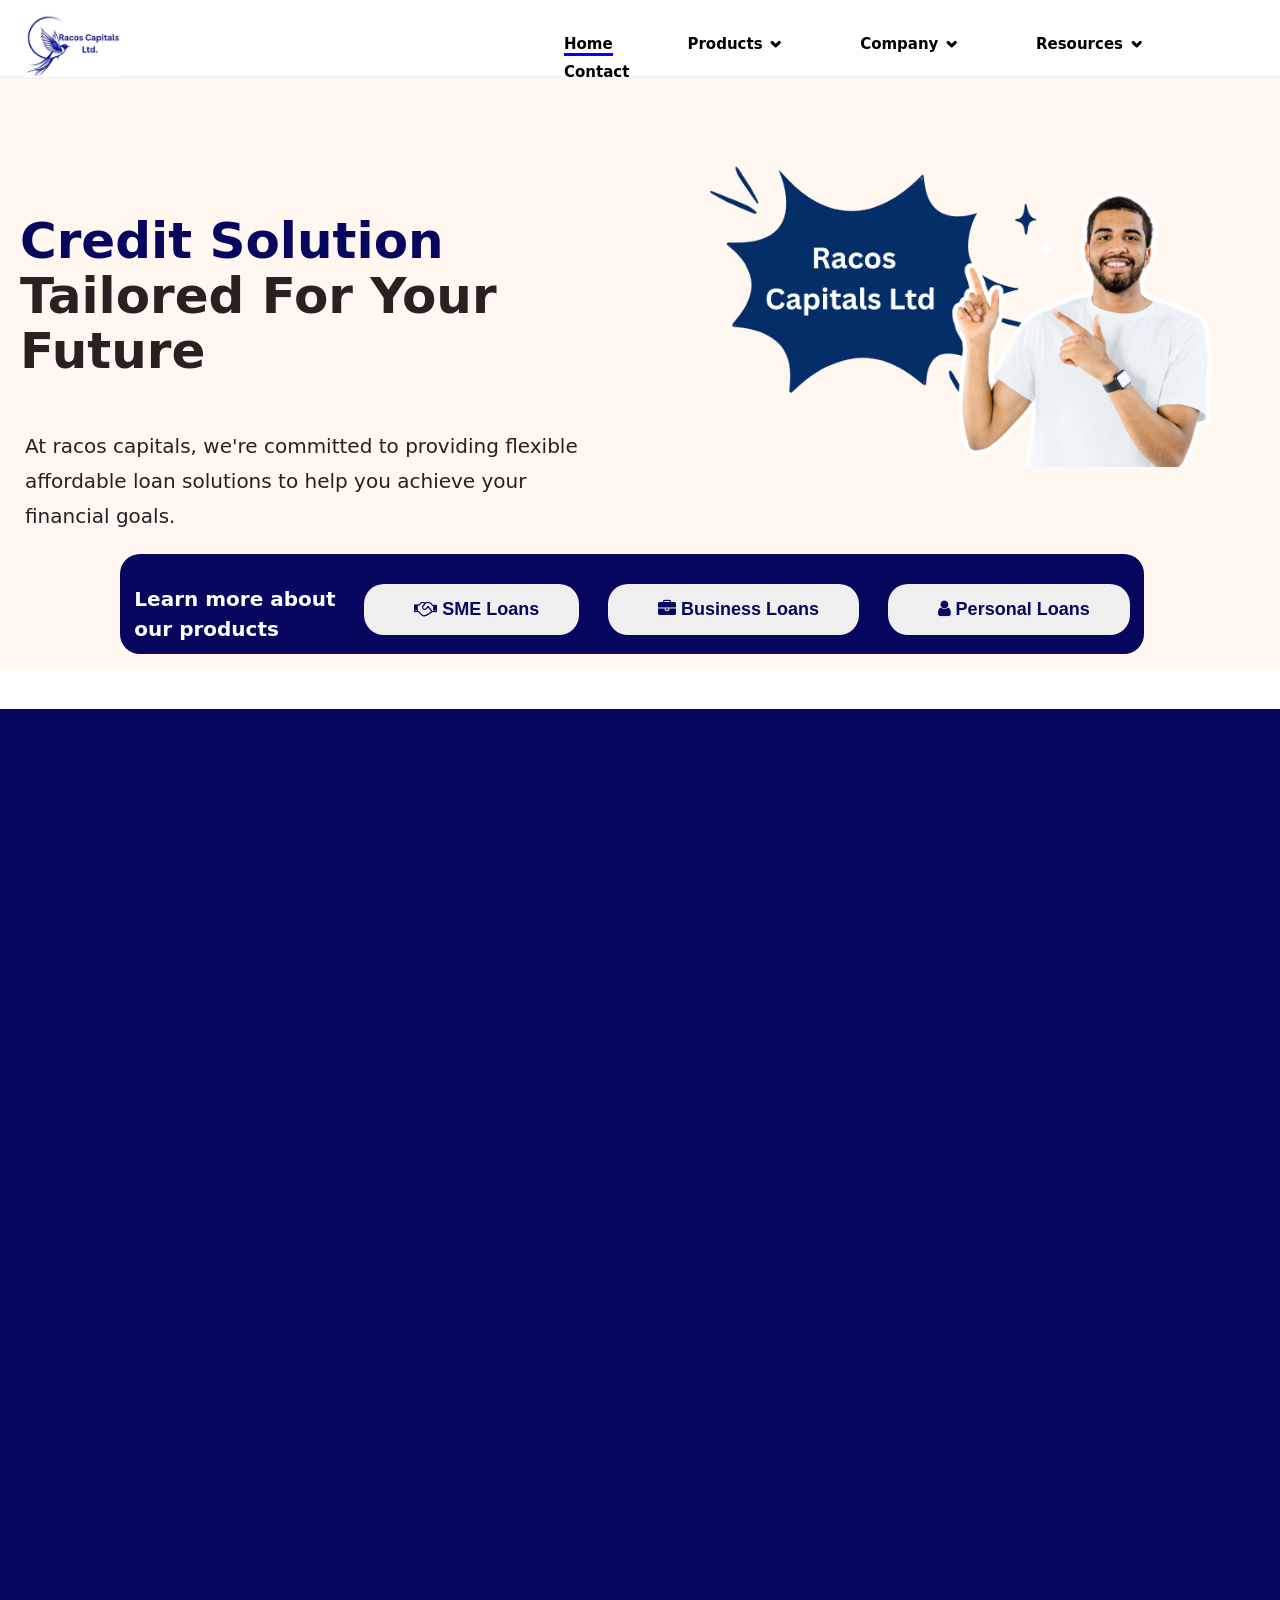
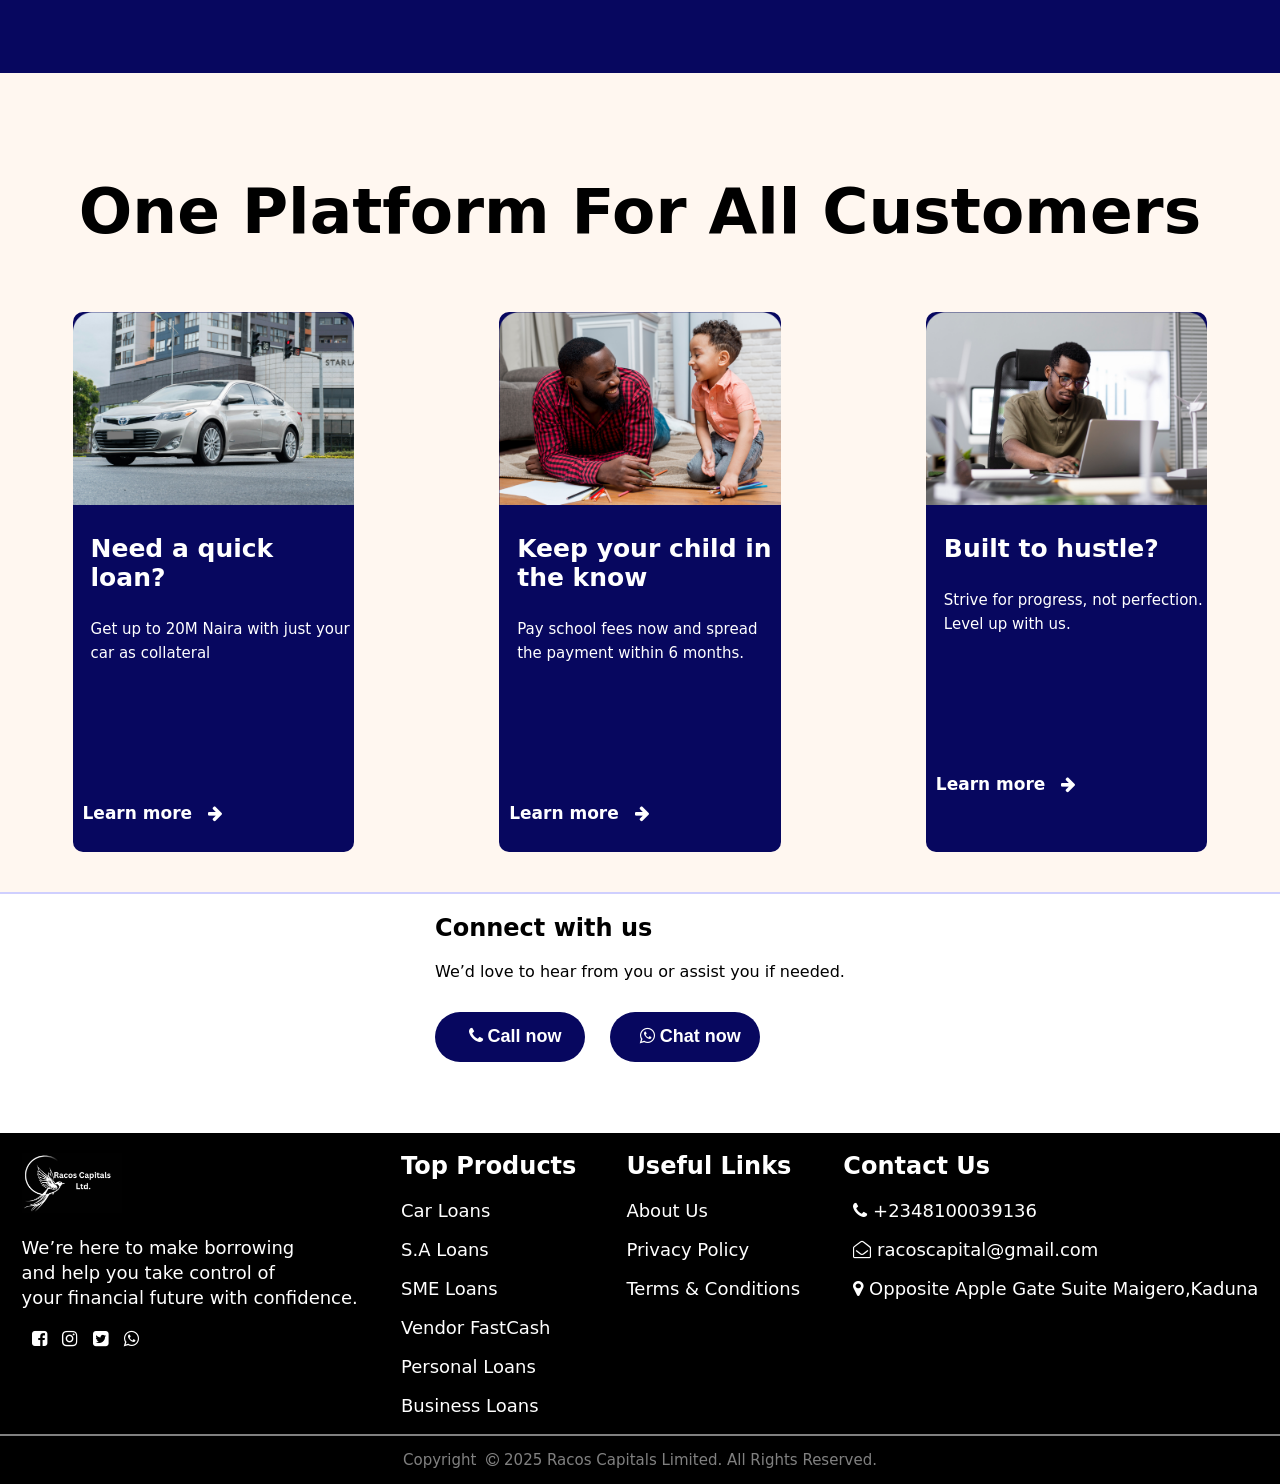
<file: index.html>
<!DOCTYPE html>
<html>
  <head>
    <meta charset="UTF-8" />
    <meta name="viewport" content="with=device-width, initial-scale=1.0">
    <link rel="stylesheet" href="index.css">
    <title>Racos Capital Ltd</title>
    <link rel="stylesheet" href="https://cdnjs.cloudflare.com/ajax/libs/font-awesome/4.7.0/css/font-awesome.min.css">

    </head>
  <body>
            <!--------first section--------->
        <section class="header">
            <nav>
               <a href="index.html"><img src="racos image.jpeg"></a>
                <div class="nav-links" id="navlinks">
                   <i class="fa fa-times" onclick="hideMenu()"></i>
                    <ul>
                      <div class="straight">
                        <LI class="home"><a href="index.html" class="active" target="_parent">Home</a></LI>
                      </div>
                        <div class="straight">
                        <LI class="nav__menu-item">
                          <a class="" href="">Products</a>
                          <svg class="chev" viewBox="0 0 25 20" fill="none" stroke="currentColor" stroke-width="5"
                          stroke-linecap="round" stroke-linejoin="round" aria-hidden="true"><polyline points="6 9 12 15 18 9"></polyline></svg>
                          <ul class="nav__submenu">
                           <li class="nav__submenu-item"><a class="car-loan" href="carloan.html" target="_parent">Car loans</a></li>
                           <li class="nav__submenu-item"><a href="SMELOANS.html" target="_parent">SME loans</a></li>
                           <li class="nav__submenu-item"><a href="Businessloans.html" target="_parent">Business loans</a></li>
                           <li class="nav__submenu-item"><a href="Personal.html" target="_parent">Personal loans</a></li>
                            </ul>
                        </LI>
                        </div>
                        <div class="straight">
                        <LI class="nav__menu-item">
                          <a href="#">Company</a>
                           <svg class="chev" viewBox="0 0 25 20" fill="none" stroke="currentColor" stroke-width="5"
                          stroke-linecap="round" stroke-linejoin="round" aria-hidden="true"><polyline points="6 9 12 15 18 9"></polyline></svg>
                           <ul class="nav__submenu">
                           <li class="nav__submenu-item"><a href="Campany.html" target="_parent">About Us</a></li>
                           <li class="nav__submenu-item"><a href="Campany.html" target="_parent">OurValues</a></li>
                           <li class="nav__submenu-item"><a href="Campany.html" target="_parent">Choose us</a></li>
                           <li class="nav__submenu-item"><a href="Campany.html" target="_parent">Review</a></li>
                            </ul>
                        </LI>
                        </div>
                        <div class="straight">
                        <LI class="nav__menu-item">
                          <a href="">Resources</a>
                            <svg class="chev" viewBox="0 0 25 20" fill="none" stroke="currentColor" stroke-width="5"
                          stroke-linecap="round" stroke-linejoin="round" aria-hidden="true"><polyline points="6 9 12 15 18 9"></polyline></svg>
                          <ul class="nav__submenu">
                           <li class="nav__submenu-item"><a href="FAQ.HTML" target="_parent">FAQ</a></li>
                           <li class="nav__submenu-item"><a href="privacy.html">Privacy & Terms</a></li>
                            </ul>
                        </LI>
                        </div>
                        <div class="straight">
                        <LI><a class="contact" href="APPLICATIONFOAM.HTML" target="_parent">Contact</a></LI>
                        </div>
                    </ul>
                </div>
              <i class="fa fa-bars" onclick="showMenu()"></i>
            </nav>
        </section>
        <section class="middile-box">
            <div class="credit-solution">
                <div class="Solution">
                    <p class="Solution-para">
                       <span class="Credit-span">Credit Solution</span> <span class="tailored">Tailored For Your Future</span> 
                    </p>
                    <p class="flexible">
                        At racos capitals, we're committed to providing flexible affordable loan solutions to help you achieve your financial goals.
                        </p>
                </div>
                <div class="Solution">
                    <img src="WhatsApp Image 2025-12-22 at 11.51.54 AM.jpeg">
                </div>
            </div>
            <div class="learn-div">
                <div>
                    <p class="learn-product">Learn more about<br> our products</p>
                </div>
                <div>
                    <a href="SMELOANS.html" target="_parent">
                    <button class="loan-button"><i class="fa fa-handshake-o"></i> SME Loans</button>
                    </a>
                </div>
                 <div>
                    <a href="Businessloans.html" target="_parent">
                    <button class="loan-button"><i class="fa fa-briefcase"></i> Business Loans</button>
                    </a>
                </div>
                 <div>
                    <a href="Personal.html" target="_parent">
                    <button class="loan-button"><i class="fa fa-user"></i> Personal Loans</button>
                    </a>
                     </div>
            </div>
        </section>

        <section class="video-div">
       <div class="phone-image">
        <video loop="" autoplay=""src="WhatsApp Video 2025-12-24 at 3.19.07 AM.mp4"width="500%" height="500vh"></video>
       </div>
    </section>
     
            <section class="pagination">
               <h1>
                One Platform For All Customers
               </h1>
               <div class="row">
                <div class="pagination-col">
                    <img src="car_img-ChrbMBfx.png">
                    <P>
                      <p class="need">Need a quick loan?</p>
                      <p class="school-now">
                      Get up to 20M Naira with just your car as collateral
                    </P>
                      <h5 class="learn-more"> <a href="carloan.html" target="_parent">Learn more  <i class="fa fa-arrow-right"></i></a> </h5>
                </div>
                <div class="pagination-col">
                    <img src="father_son-DGfld-YO (1).png">
                    <P>
                       <p class="need">Keep your child in the know</p>
                       <p class="school-now">
                       Pay school fees now and spread the payment within 6 months.
                    </P>
                      <h5 class="learn-more"> <a href="Personal.html" target="_parent">Learn more  <i class="fa fa-arrow-right"></i></a> </h5>
                </div>
                <div class="pagination-col">
                    <img src="tech_bro-JTJQX6JD.png">
                    <P>
                     <p class="need">Built to hustle?</p>
                     <p class="school-now">
                      Strive for progress, not perfection. Level up with us.  
                    </P>
                      <h5 class="learn-more"> <a href="SMELOANS.html" target="_parent">Learn more  <i class="fa fa-arrow-right"></i></a> </h5>   
                </div>
               </div> 
        </section>

        <div class="discuss-div">
            <div>
                <h2>
                   Connect with us
                </h2>
                <p>We’d love to hear from you or assist you if needed.</p>
                <button class="button-now">
                  <a href="tel:+2348100039136" target="_parent"><i class="fa fa-phone"></i> Call now</a>
                </button>
                <button class="button-just">
                 <a href="https://wa.me/2347066565909" target="_parent">
                  <i class="fa fa-whatsapp"></i> Chat now</a>
                </button>
            </div>
            </div>

        <!------last section------->
        <section class="last-sec">
          <div class="row-sec">
            <div>
              <img class="last-image" src="WhatsApp Image 2025-12-26 at 9.51.23 AM.jpeg">
              <p class="make-pag">
                We’re here to make borrowing <br> and help you take control of<br> your financial future with confidence.
              </p>
              <p class="fa-paraghraph">
              <a>
                <i class="fa fa-facebook-square"></i>
              </a>
              <a>
                <i class="fa fa-instagram" ></i>
              </a>
              <a>
                <i class="fa fa-twitter-square"></i>
              </a>
              <a href="https://wa.me/2347066565909" target="_parent"><i class="fa fa-whatsapp"></i></a>
              </p>
            </div>
            <div class="useful-div">
              <div class="about-div">
                <h1>Top Products</h1>
                <p>
                <a href="carloan.html" target="_parent">Car Loans</a>
                </p>
                <p>
                <a href="SMELOANS.html" target="_parent">S.A Loans</a>
                </p>
                <p>
                <a href="SMELOANS.html" target="_parent">SME Loans</a>
                </p>
                <P>
                <a href="Businessloans.html" target="_parent">Vendor FastCash</a>
                </P>
                <P>
                <a href="Personal.html" target="_parent">Personal Loans</a>
                </P>
                <p>
                  <a href="Businessloans.html" target="_parent">Business Loans</a>
                </p>
              </div>
              <div class="ho-about">
              <h1>Useful Links</h1>
              <p>
              <a class="ho-about" href="Campany.html" target="_parent">About Us</a>
              </p>
              <p>
              <a href="privacy.html">Privacy Policy</a>
              </p>
              <p>
              <a href="term-condition.html">Terms & Conditions</a>
              </p>
              </div>
            </div>
            <div class="useful">
              <h1>Contact Us</h1>
              <p>
              <a><i class="fa fa-phone"></i> +2348100039136
                </a>
              </p>
              <p>
             <a><i class="fa fa-envelope-open-o"></i> racoscapital@gmail.com
              </a>
              </p>
              <p>
              <a><i class="fa fa-map-marker"></i> Opposite Apple Gate Suite Maigero,Kaduna</a>
              </p>
            </div>
          </div>
        </section>
        
        <section class="copy-right">
          <div class="copy-right">
          <div class="copy-div">
            <p>Copyright<i class="fa fa-copyright"></i> 2025 Racos Capitals Limited. All Rights Reserved.</p>
          </div>
          </div>
        </section>

<!--------javascript for toggle menu----------->
        <script>

            var navlinks = document.getElementById("navlinks")
            function showMenu(){
                navlinks.style.right = "0";
            }
            function hideMenu(){
            navlinks.style.right = "-100%";
            }
            
    // Accordion (product toggle) behavior: multi-open by default
    (function () {
      const list = document.getElementById('accordionList');
      const items = Array.from(list.querySelectorAll('.acc-item'));
      items.forEach((item, idx) => {
        const LI = item.querySelector('.toggle-btn');
        const panel = item.querySelector('.acc-panel');
        const panelId = LI.getAttribute('aria-controls');
        // link aria-labelledby for screen readers
        panel.setAttribute('aria-labelledby', LI.id || '');
        // ensure hidden by default
        panel.hidden = true;
        panel.setAttribute('aria-hidden', 'true');

        // click toggle
        btn.addEventListener('click', (e) => {
          const isOpen = LI.getAttribute('aria-expanded') === 'true';
          if (isOpen) {
            // close
            LI.setAttribute('aria-expanded', 'false');
            panel.setAttribute('aria-hidden', 'true');
            // collapse smoothly
            panel.style.maxHeight = panel.scrollHeight + 'px';
            requestAnimationFrame(() => {
              panel.style.maxHeight = '0px';
              panel.classList.remove('open');
            });
            const handler = (ev) => {
              if (ev.propertyName && ev.propertyName.indexOf('max-height') === -1) return;
              panel.hidden = true;
              panel.removeEventListener('transitionend', handler);
            };
            panel.addEventListener('transitionend', handler);
          } else {
            // open
            LI.setAttribute('aria-expanded', 'true');
            panel.hidden = false;
            panel.setAttribute('aria-hidden', 'false');
            const full = panel.scrollHeight;
            panel.style.maxHeight = full + 'px';
            panel.classList.add('open');
          }
        });

        // keyboard support on button
        LI.addEventListener('keydown', (e) => {
          if (e.key === 'Enter' || e.key === ' ') {
            e.preventDefault();
            LI.click();
          }
        });
      });
    })();
        </script>
      
  </body>

</html>
</file>
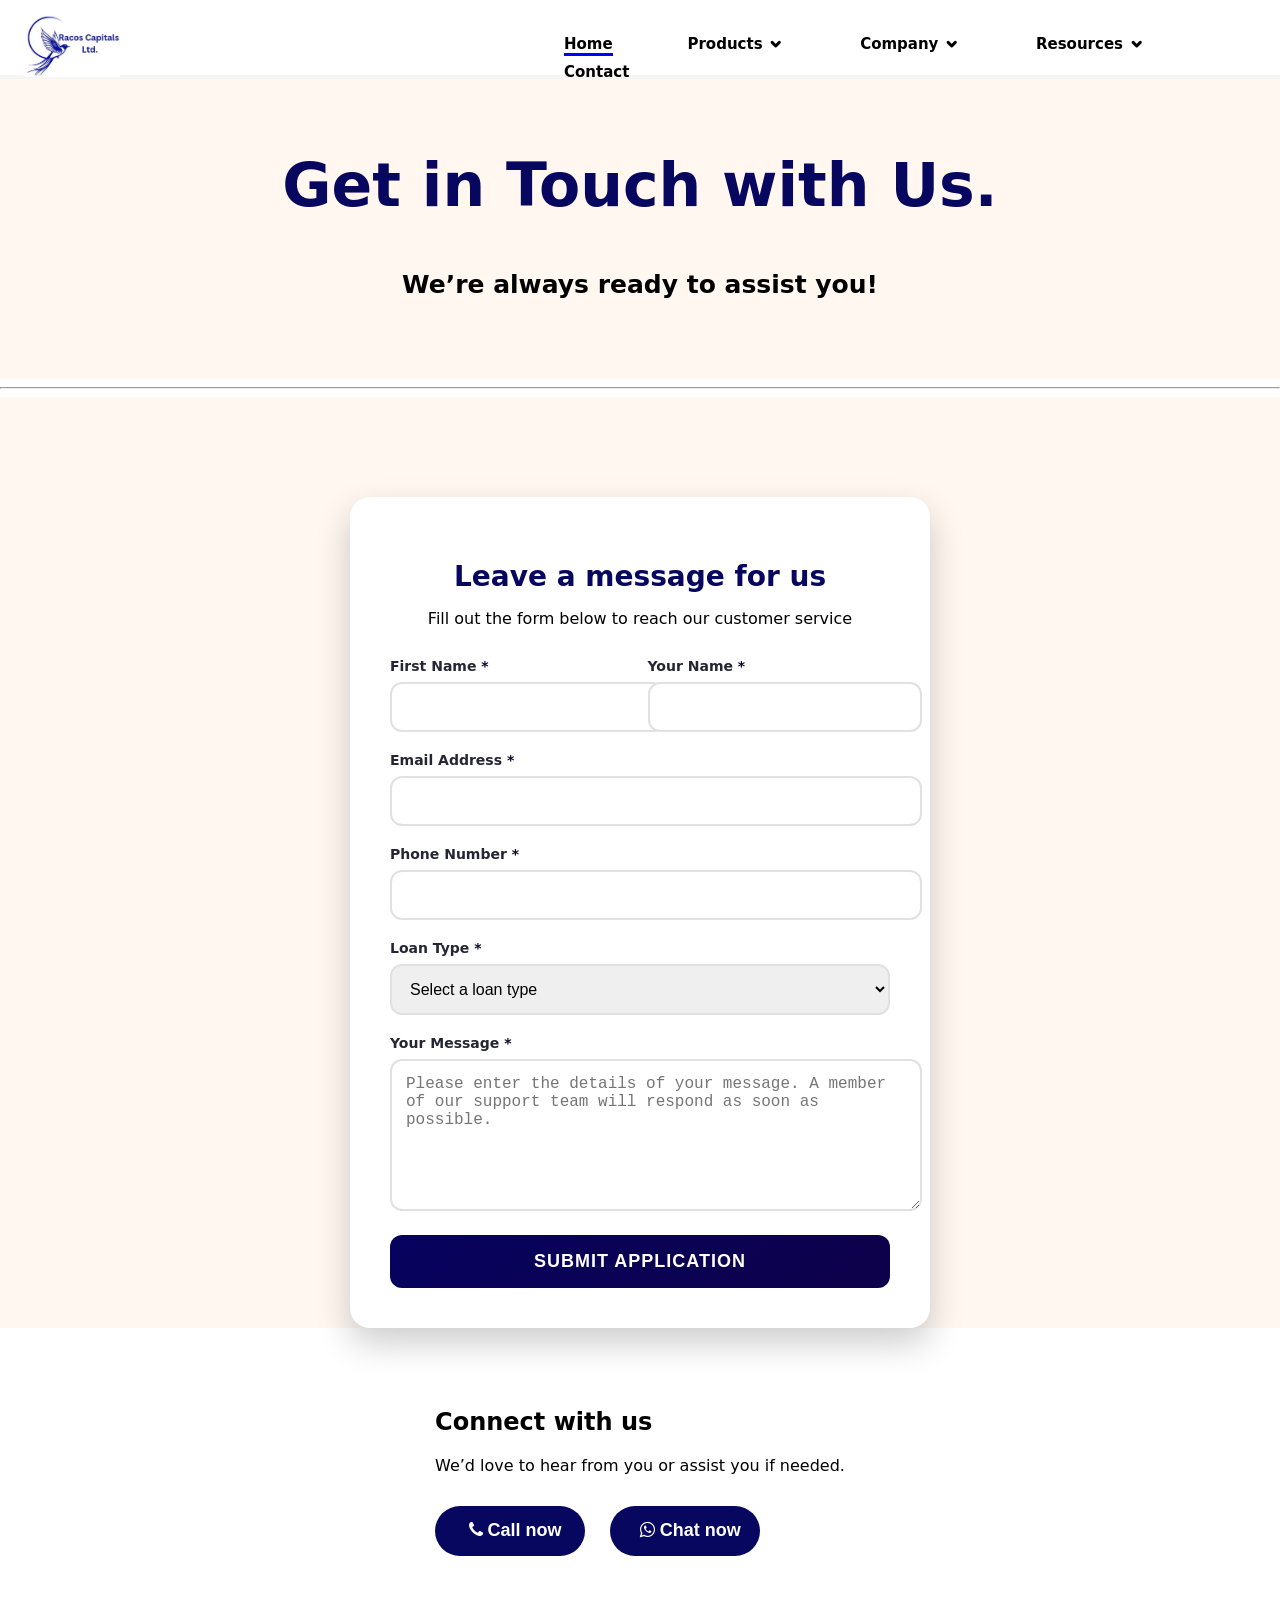
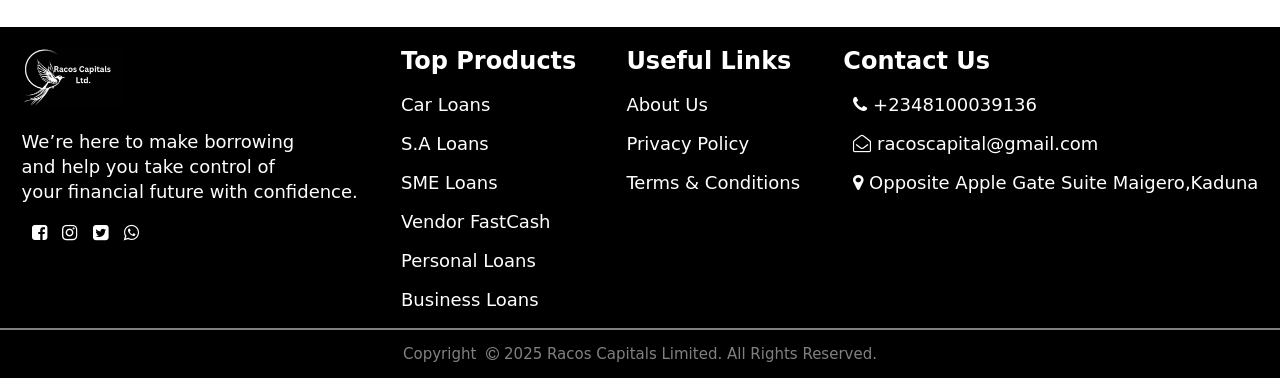
<file: APPLICATIONFOAM.HTML>
<!DOCTYPE html>
<html lang="en">
<head>
    <meta charset="UTF-8">
    <meta name="viewport" content="width=device-width, initial-scale=1.0">
    <link rel="stylesheet" href="APPLICATIONFOAM.CSS">
    <link rel="stylesheet" href="index.css">
    <link rel="stylesheet" href="https://cdnjs.cloudflare.com/ajax/libs/font-awesome/4.7.0/css/font-awesome.min.css">
    <title>Loan Application Form</title>
</head>
<body>
          <!--------first section--------->
        <section class="header">
            <nav>
               <a href="header-image"><img src="racos image.jpeg"></a>
                <div class="nav-links" id="navlinks">
                   <i class="fa fa-times" onclick="hideMenu()"></i>
                    <ul>
                      <div class="straight">
                        <LI class="home"><a href="index.html" class="active">Home</a></LI>
                      </div>
                        <div class="straight">
                        <LI class="nav__menu-item">
                          <a class="" href="">Products</a>
                          <svg class="chev" viewBox="0 0 25 20" fill="none" stroke="currentColor" stroke-width="5"
                          stroke-linecap="round" stroke-linejoin="round" aria-hidden="true"><polyline points="6 9 12 15 18 9"></polyline></svg>
                          <ul class="nav__submenu">
                           <li class="nav__submenu-item"><a class="car-loan" href="carloan.html">Car loans</a></li>
                           <li class="nav__submenu-item"><a href="SMELOANS.html">SME loans</a></li>
                           <li class="nav__submenu-item"><a href="Businessloans.html">Business loans</a></li>
                           <li class="nav__submenu-item"><a href="Personal.html">Personal loans</a></li>
                            </ul>
                        </LI>
                        </div>
                        <div class="straight">
                        <LI class="nav__menu-item">
                          <a href="">Company</a>
                           <svg class="chev" viewBox="0 0 25 20" fill="none" stroke="currentColor" stroke-width="5"
                          stroke-linecap="round" stroke-linejoin="round" aria-hidden="true"><polyline points="6 9 12 15 18 9"></polyline></svg>
                           <ul class="nav__submenu">
                           <li class="nav__submenu-item"><a href="Campany.html">About Us</a></li>
                           <li class="nav__submenu-item"><a href="Campany.html">OurValues</a></li>
                           <li class="nav__submenu-item"><a href="Campany.html">Choose us</a></li>
                           <li class="nav__submenu-item"><a href="Campany.html">Review</a></li>
                            </ul>
                        </LI>
                        </div>
                        <div class="straight">
                        <LI class="nav__menu-item">
                          <a href="">Resources</a>
                            <svg class="chev" viewBox="0 0 25 20" fill="none" stroke="currentColor" stroke-width="5"
                          stroke-linecap="round" stroke-linejoin="round" aria-hidden="true"><polyline points="6 9 12 15 18 9"></polyline></svg>
                          <ul class="nav__submenu">
                           <li class="nav__submenu-item"><a href="FAQ.HTML">FAQ</a></li>
                           <li class="nav__submenu-item"><a href="privacy.html">Privacy & Terms</a></li>
                            </ul>
                        </LI>
                        </div>
                        <div class="straight">
                        <LI><a class="contact" href="APPLICATIONFOAM.HTML">Contact</a></LI>
                        </div>
                    </ul>
                </div>
              <i class="fa fa-bars" onclick="showMenu()"></i>
            </nav>
        </section>
         
       <div class="assist-us">
        <h2>Get in Touch with Us.</h2>
        <P>We’re always ready to assist you!</P>
       </div>

       <hr>
        <!------form section--------->
        <section class="deform"> 
     <div class="form-container">
        <div class="form-header">
            <h1>Leave a message for us</h1>
            <p>Fill out the form below to reach our customer service</p>
        </div>
        
        <div class="success-message" id="successMessage">
            Thank you! Your loan application has been submitted successfully.
        </div>
        
        <form id="loanForm">
            <div class="form-row">
                <div class="form-group">
                    <label for="firstName">First Name <span class="required">*</span></label>
                    <input type="text" id="firstName" name="firstName" required>
                    <div class="error-message" id="firstNameError">Please enter your first name</div>
                </div>
                
                <div class="form-group">
                    <label for="lastName">Your Name <span class="required">*</span></label>
                    <input type="text" id="lastName" name="lastName" required>
                    <div class="error-message" id="lastNameError">Please enter your name</div>
                </div>
            </div>
            
            <div class="form-group">
                <label for="email">Email Address <span class="required">*</span></label>
                <input type="email" id="email" name="email" required>
                <div class="error-message" id="emailError">Please enter a valid email address</div>
            </div>
            
            <div class="form-group">
                <label for="phone">Phone Number <span class="required">*</span></label>
                <input type="tel" id="phone" name="phone" required>
                <div class="error-message" id="phoneError">Please enter a valid phone number</div>
            </div>
            
            <div class="form-group">
                <label for="loanType">Loan Type <span class="required">*</span></label>
                <select id="loanType" name="loanType" required>
                    <option value="">Select a loan type</option>
                    <option value="sme">SME Loan</option>
                    <option value="personal">Personal Loan</option>
                    <option value="business">Business Loan</option>
                    <option value="car">Car Loan</option>
                </select>
                <div class="error-message" id="loanTypeError">Please select a loan type</div>
            </div>
            
            <div class="form-group">
                <label for="message">Your Message <span class="required">*</span></label>
                <textarea id="message" name="message" placeholder="Please enter the details of your message. A member of our support team will respond as soon as possible." required></textarea>
                <div class="error-message" id="messageError">Please enter your message</div>
            </div>
            
            <button type="submit" class="submit-btn">Submit Application</button>
        </form>
    </div>
        </section>
     <div class="discuss-div">
            <div>
                <h2>
                   Connect with us
                </h2>
                <p>We’d love to hear from you or assist you if needed.</p>
                <button class="button-now">
                  <a href="tel:+2348100039136" target="_parent"><i class="fa fa-phone"></i> Call now</a>
                </button>
                <button class="button-just">
                 <a href="https://wa.me/2347066565909" target="_parent">
                  <i class="fa fa-whatsapp"></i> Chat now</a>
                </button>
            </div>
            </div>

        <!------last section------->
        <section class="last-sec">
          <div class="row-sec">
            <div>
              <img class="last-image" src="WhatsApp Image 2025-12-26 at 9.51.23 AM.jpeg">
              <p class="make-pag">
                We’re here to make borrowing <br> and help you take control of<br> your financial future with confidence.
              </p>
              <p class="fa-paraghraph">
              <a>
                <i class="fa fa-facebook-square"></i>
              </a>
              <a>
                <i class="fa fa-instagram" ></i>
              </a>
              <a>
                <i class="fa fa-twitter-square"></i>
              </a>
              <a  href="https://wa.me/2347066565909" target="_parent">
                <i class="fa fa-whatsapp"></i>
              </a>
              </p>
            </div>
            <div class="useful-div">
              <div class="about-div">
                <h1>Top Products</h1>
                <p>
                <a href="carloan.html">Car Loans</a>
                </p>
                <p>
                <a href="Businessloans.html">S.A Loans</a>
                </p>
                <p>
                <a href="SMELOANS.html">SME Loans</a>
                </p>
                <P>
                <a href="Businessloans.html">Vendor FastCash</a>
                </P>
                <P>
                <a href="Personal.html">Personal Loans</a>
                </P>
                <p>
                  <a href="Businessloans.html">Business Loans</a>
                </p>
              </div>
              <div>
              <h1>Useful Links</h1>
              <p>
              <a href="Campany.html">About Us</a>
              </p>
              <p>
              <a href="privacy.html">Privacy Policy</a>
              </p>
              <p>
              <a href="term-condition.html">Terms & Conditions</a>
              </p>
              </div>
            </div>
            <div class="useful">
              <h1>Contact Us</h1>
              <p>
              <a><i class="fa fa-phone"></i> +2348100039136
                </a>
              </p>
              <p>
             <a><i class="fa fa-envelope-open-o"></i> racoscapital@gmail.com
              </a>
              </p>
              <p>
              <a><i class="fa fa-map-marker"></i> Opposite Apple Gate Suite Maigero,Kaduna</a>
              </p>
            </div>
          </div>
        </section>
        
        <section class="copy-right">
          <div class="copy-div">
            <p>Copyright<i class="fa fa-copyright"></i> 2025 Racos Capitals Limited. All Rights Reserved.</p>
          </div>
        </section>
        <!--------javascript for toggle menu----------->
        <script>

            var navlinks = document.getElementById("navlinks")
            function showMenu(){
                navlinks.style.right = "0";
            }
            function hideMenu(){
            navlinks.style.right = "-100%";
            }
            
    // Accordion (product toggle) behavior: multi-open by default
    (function () {
      const list = document.getElementById('accordionList');
      const items = Array.from(list.querySelectorAll('.acc-item'));
      items.forEach((item, idx) => {
        const LI = item.querySelector('.toggle-btn');
        const panel = item.querySelector('.acc-panel');
        const panelId = LI.getAttribute('aria-controls');
        // link aria-labelledby for screen readers
        panel.setAttribute('aria-labelledby', LI.id || '');
        // ensure hidden by default
        panel.hidden = true;
        panel.setAttribute('aria-hidden', 'true');

        // click toggle
        btn.addEventListener('click', (e) => {
          const isOpen = LI.getAttribute('aria-expanded') === 'true';
          if (isOpen) {
            // close
            LI.setAttribute('aria-expanded', 'false');
            panel.setAttribute('aria-hidden', 'true');
            // collapse smoothly
            panel.style.maxHeight = panel.scrollHeight + 'px';
            requestAnimationFrame(() => {
              panel.style.maxHeight = '0px';
              panel.classList.remove('open');
            });
            const handler = (ev) => {
              if (ev.propertyName && ev.propertyName.indexOf('max-height') === -1) return;
              panel.hidden = true;
              panel.removeEventListener('transitionend', handler);
            };
            panel.addEventListener('transitionend', handler);
          } else {
            // open
            LI.setAttribute('aria-expanded', 'true');
            panel.hidden = false;
            panel.setAttribute('aria-hidden', 'false');
            const full = panel.scrollHeight;
            panel.style.maxHeight = full + 'px';
            panel.classList.add('open');
          }
        });

        // keyboard support on button
        LI.addEventListener('keydown', (e) => {
          if (e.key === 'Enter' || e.key === ' ') {
            e.preventDefault();
            LI.click();
          }
        });
      });
    })();
        </script>

    <script>
        document.getElementById('loanForm').addEventListener('submit', function(e) {
            e.preventDefault();
            
            // Reset error messages
            const errorElements = document.querySelectorAll('.error-message');
            errorElements.forEach(el => el.style.display = 'none');
            
            // Get form values
            const firstName = document.getElementById('firstName').value.trim();
            const lastName = document.getElementById('lastName').value.trim();
            const email = document.getElementById('email').value.trim();
            const phone = document.getElementById('phone').value.trim();
            const loanType = document.getElementById('loanType').value;
            const message = document.getElementById('message').value.trim();
            
            let isValid = true;
            
            // Validate First Name
            if (!firstName) {
                document.getElementById('firstNameError').style.display = 'block';
                isValid = false;
            }
            
            // Validate Last Name (now "Your Name")
            if (!lastName) {
                document.getElementById('lastNameError').style.display = 'block';
                isValid = false;
            }
            
            // Validate Email
            const emailRegex = /^[^\s@]+@[^\s@]+\.[^\s@]+$/;
            if (!email || !emailRegex.test(email)) {
                document.getElementById('emailError').style.display = 'block';
                isValid = false;
            }
            
            // Validate Phone (now required)
            if (!phone || !/^\+?[\d\s\-\(\)]{10,}$/.test(phone)) {
                document.getElementById('phoneError').style.display = 'block';
                isValid = false;
            }
            
            // Validate Loan Type
            if (!loanType) {
                document.getElementById('loanTypeError').style.display = 'block';
                isValid = false;
            }
            
            // Validate Message (now required)
            if (!message) {
                document.getElementById('messageError').style.display = 'block';
                isValid = false;
            }
            
            if (isValid) {
                // Show success message
                document.getElementById('successMessage').style.display = 'block';
                
                // Reset form
                this.reset();
                
                // Hide success message after 5 seconds
                setTimeout(() => {
                    document.getElementById('successMessage').style.display = 'none';
                }, 5000);
            }
        });
        
        // Real-time validation for better UX
        const inputs = document.querySelectorAll('input, select, textarea');
        inputs.forEach(input => {
            input.addEventListener('blur', function() {
                validateField(this);
            });
        });
        
        function validateField(field) {
            const fieldName = field.name;
            const errorElement = document.getElementById(fieldName + 'Error');
            
            if (!errorElement) return;
            
            switch(fieldName) {
                case 'firstName':
                    if (!field.value.trim()) {
                        errorElement.style.display = 'block';
                    } else {
                        errorElement.style.display = 'none';
                    }
                    break;
                case 'lastName':
                    if (!field.value.trim()) {
                        errorElement.style.display = 'block';
                    } else {
                        errorElement.style.display = 'none';
                    }
                    break;
                case 'email':
                    const emailRegex = /^[^\s@]+@[^\s@]+\.[^\s@]+$/;
                    if (!field.value.trim() || !emailRegex.test(field.value.trim())) {
                        errorElement.style.display = 'block';
                    } else {
                        errorElement.style.display = 'none';
                    }
                    break;
                case 'phone':
                    if (!field.value.trim() || !/^\+?[\d\s\-\(\)]{10,}$/.test(field.value.trim())) {
                        errorElement.style.display = 'block';
                    } else {
                        errorElement.style.display = 'none';
                    }
                    break;
                case 'loanType':
                    if (!field.value) {
                        errorElement.style.display = 'block';
                    } else {
                        errorElement.style.display = 'none';
                    }
                    break;
                case 'message':
                    if (!field.value.trim()) {
                        errorElement.style.display = 'block';
                    } else {
                        errorElement.style.display = 'none';
                    }
                    break;
            }
        }
    </script>
</body>
</html>
</file>
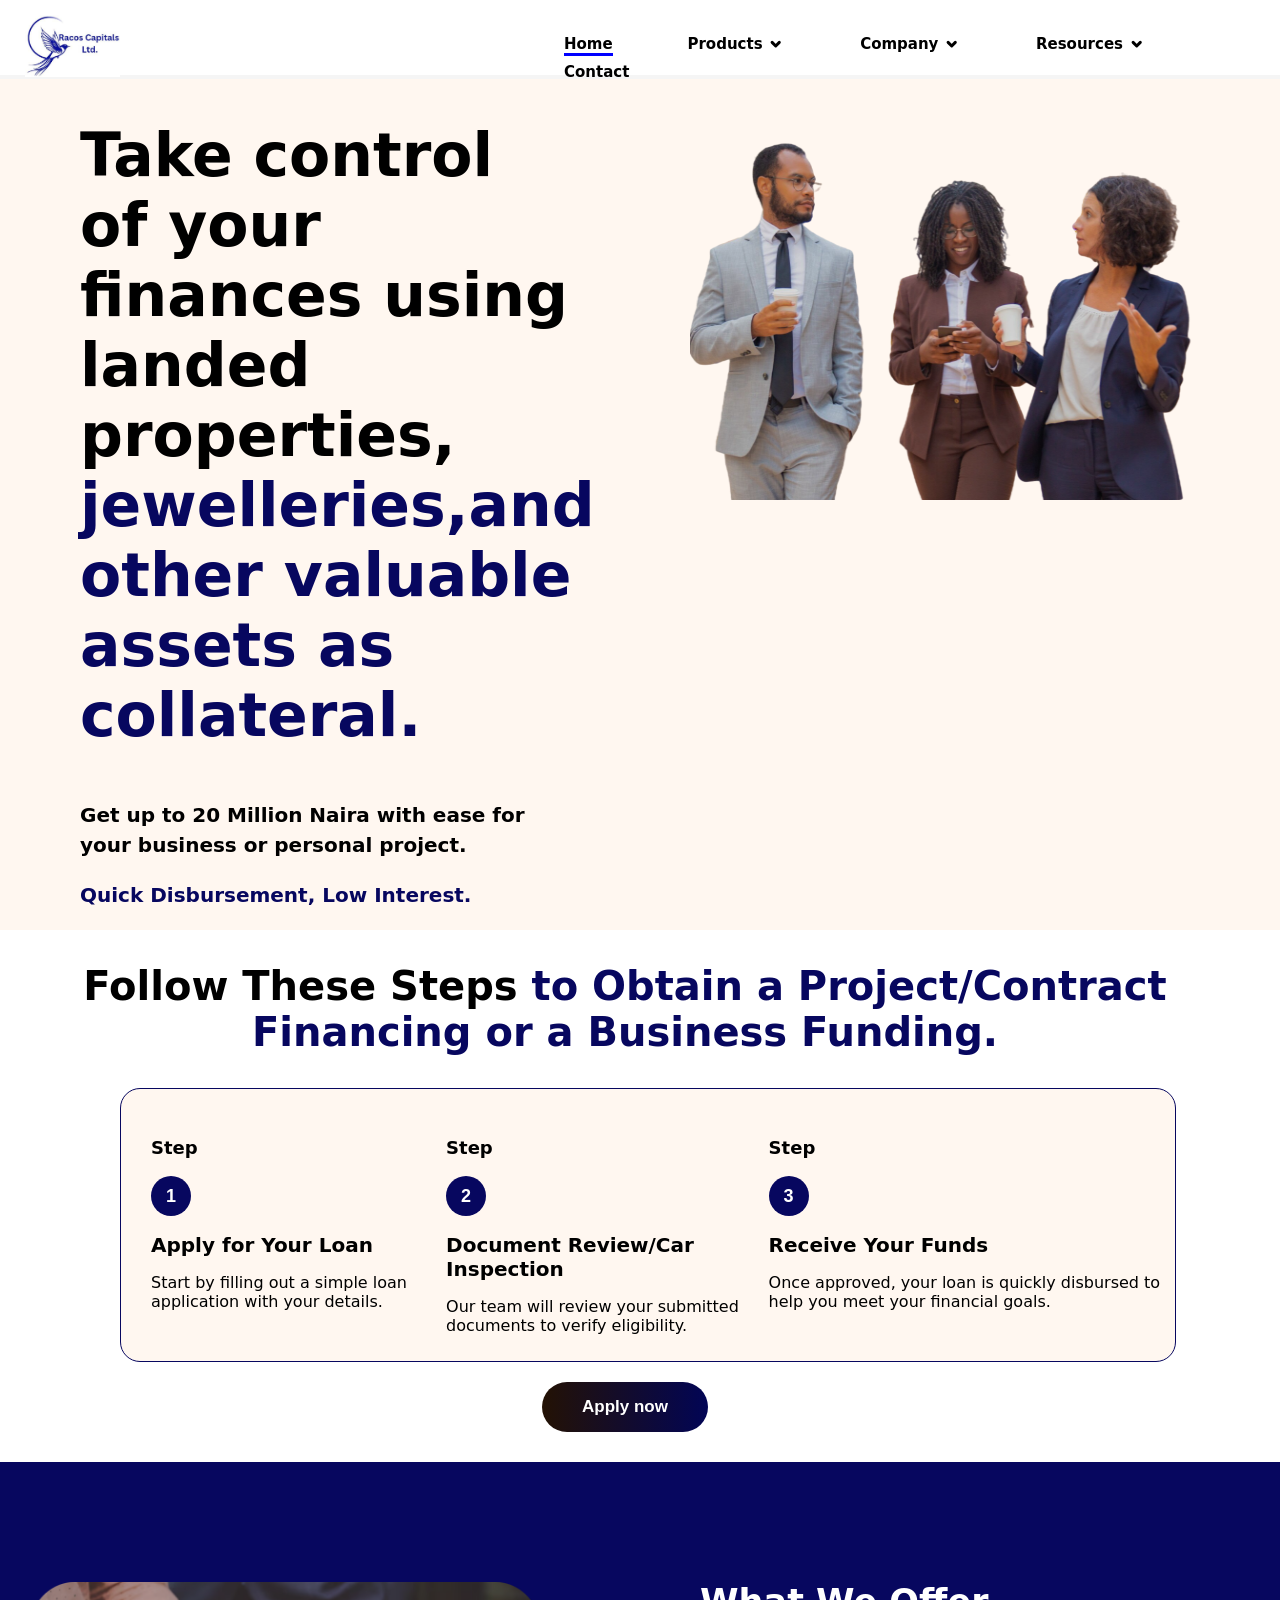
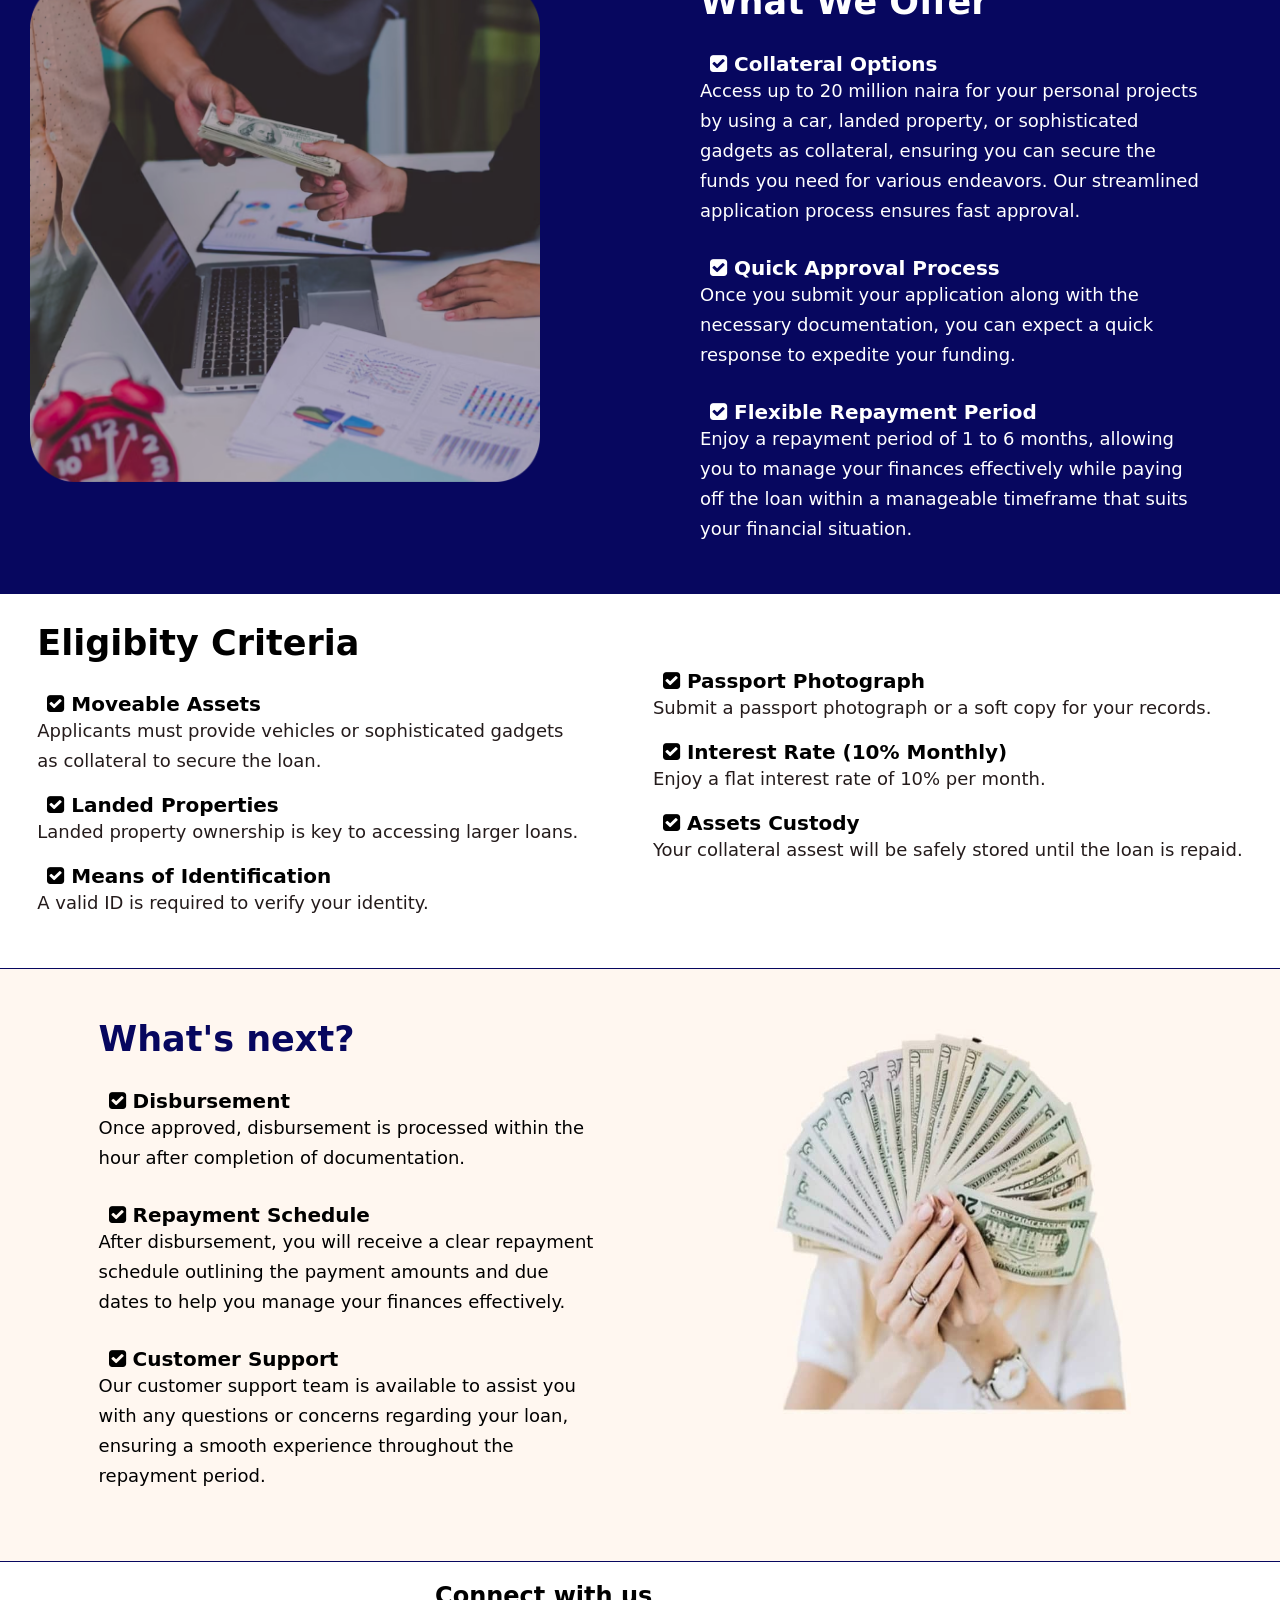
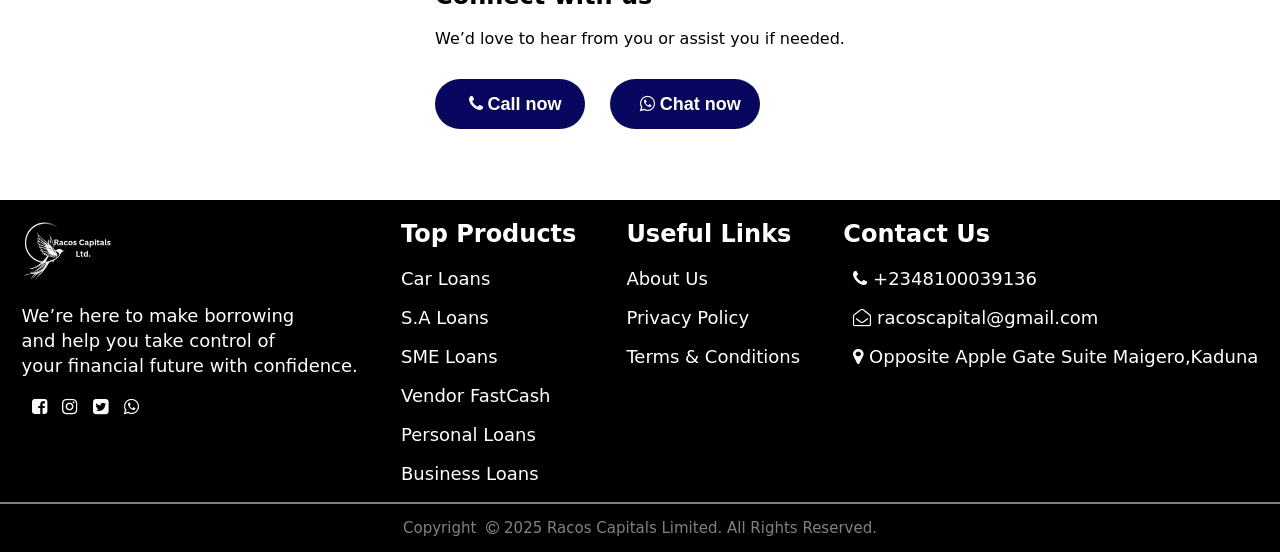
<file: Businessloans.html>
<!DOCTYPE html>
<html>
  <head>
    <meta name="viewport" content="with=device-width, initial-scale=1.0">
    <meta charset="UTF-8" />
    <link rel="stylesheet" href="Business.css">
    <link rel="stylesheet" href="index.css">
    <title>Business-loans</title>
    <link rel="stylesheet" href="https://cdnjs.cloudflare.com/ajax/libs/font-awesome/4.7.0/css/font-awesome.min.css">
  <body>
        <!--------first section--------->
        <section class="header">
            <nav>
               <a href="header-image"><img src="racos image.jpeg"></a>
                <div class="nav-links" id="navlinks">
                   <i class="fa fa-times" onclick="hideMenu()"></i>
                    <ul>
                      <div class="straight">
                        <LI class="home"><a href="index.html" class="active">Home</a></LI>
                      </div>
                        <div class="straight">
                        <LI class="nav__menu-item">
                          <a class="" href="">Products</a>
                          <svg class="chev" viewBox="0 0 25 20" fill="none" stroke="currentColor" stroke-width="5"
                          stroke-linecap="round" stroke-linejoin="round" aria-hidden="true"><polyline points="6 9 12 15 18 9"></polyline></svg>
                          <ul class="nav__submenu">
                           <li class="nav__submenu-item"><a class="car-loan" href="carloan.html">Car loans</a></li>
                           <li class="nav__submenu-item"><a href="SMELOANS.html">SME loans</a></li>
                           <li class="nav__submenu-item"><a href="Businessloans.html">Business loans</a></li>
                           <li class="nav__submenu-item"><a href="Personal.html">Personal loans</a></li>
                            </ul>
                        </LI>
                        </div>
                        <div class="straight">
                        <LI class="nav__menu-item">
                          <a href="">Company</a>
                           <svg class="chev" viewBox="0 0 25 20" fill="none" stroke="currentColor" stroke-width="5"
                          stroke-linecap="round" stroke-linejoin="round" aria-hidden="true"><polyline points="6 9 12 15 18 9"></polyline></svg>
                           <ul class="nav__submenu">
                           <li class="nav__submenu-item"><a href="Campany.html">About Us</a></li>
                           <li class="nav__submenu-item"><a href="Campany.html">Our Values</a></li>
                           <li class="nav__submenu-item"><a href="Campany.html">Choose us</a></li>
                           <li class="nav__submenu-item"><a href="Campany.html">Review</a></li>
                            </ul>
                        </LI>
                        </div>
                        <div class="straight">
                        <LI class="nav__menu-item">
                          <a href="">Resources</a>
                            <svg class="chev" viewBox="0 0 25 20" fill="none" stroke="currentColor" stroke-width="5"
                          stroke-linecap="round" stroke-linejoin="round" aria-hidden="true"><polyline points="6 9 12 15 18 9"></polyline></svg>
                          <ul class="nav__submenu">
                           <li class="nav__submenu-item"><a href="FAQ.HTML">FAQ</a></li>
                           <li class="nav__submenu-item"><a href="privacy.html">Privacy & Terms</a></li>
                            </ul>
                        </LI>
                        </div>
                        <div class="straight">
                        <LI><a class="contact" href="APPLICATIONFOAM.HTML">Contact</a></LI>
                        </div>
                    </ul>
                </div>
              <i class="fa fa-bars" onclick="showMenu()"></i>
            </nav>
        </section>
        <section class="sec-take">
          <div class="take-div">
            <div class="control-div">
              <h1>
                Take control of your finances using landed properties, <span class="collateral">jewelleries,and other valuable assets as collateral.</span>
              </h1>
              <p>
                Get up to 20 Million Naira with ease for your business or personal project.
              </p>
              <p class="colour-quick">
                Quick Disbursement, Low Interest.
              </p>
            </div>
            <div>
              <img src="project-hero-BTQF8RW0.png">
            </div>
          </div>
        </section>
        <section>
              <div class="follow-step">
              <h1 >
              Follow These Steps <span class="collateral">to Obtain a Project/Contract Financing or a Business Funding.</span>
            </h1>
        </div>
          <div class="sec-take">
            <div class="background-div">
              <div class="space-div">
                <p class="step">Step</p>
                <button class="number-btn">1</button>
                <h2>Apply for Your Loan</h2>
                <p>
                  Start by filling out a simple loan application with your details.
                </p>
              </div>
              <div class="space-div">
                <p class="step">Step</p>
                <button class="number-btn">2</button>
                <h2>Document Review/Car<br> Inspection</h2>
                <p>Our team will review your submitted documents to verify eligibility.</p>
              </div>
              <div class="space-div">
                <p class="step">Step</p>
                <button class="number-btn">3</button>
                <h2>Receive Your Funds</h2>
                <P>Once approved, your loan is quickly disbursed to help you meet your financial goals.</P>
              </div>
            </div> 
          </div>
          <div class="follow-step">
            <a href="APPLICATIONFOAM.HTML">
            <button class="apply-now">Apply now</button>
            </a>
          </div>
        </section>
         <section class="sec-take">
          <div class="offer-div">
            <div>
              <img src="project-financing-D4HnIJXG.png">
            </div>
            <div class="what-div">
              <h1>
                What We Offer
              </h1>
              <h2>
               <i class="fa fa-check-square"></i> Collateral Options
              </h2>
              <p>
                Access up to 20 million naira for your personal projects by using a car, landed property, or sophisticated gadgets as collateral, ensuring you can secure the funds you need for various endeavors. Our streamlined application process ensures fast approval.
              </p>

              <h2>
                <i class="fa fa-check-square"></i> Quick Approval Process
              </h2>
              <p>
                Once you submit your application along with the necessary documentation, you can expect a quick response to expedite your funding.
              </p>

              <h2>
               <i class="fa fa-check-square"></i> Flexible Repayment Period
              </h2>
              <p>
                Enjoy a repayment period of 1 to 6 months, allowing you to manage your finances effectively while paying off the loan within a manageable timeframe that suits your financial situation.
              </p>
            </div>
          </div>
        </section>

        <section>
          <div class="criteria-div">
            <div class="car-div">
              <h1>Eligibity Criteria</h1>
              <h2><i class="fa fa-check-square"></i> Moveable Assets</h2>
              <p>
                Applicants must provide vehicles or sophisticated gadgets<br> as collateral to secure the loan.
              </p>

              <h2> <i class="fa fa-check-square"></i> Landed Properties</h2>
              <p>
                Landed property ownership is key to accessing larger loans.
              </p>

              <h2><i class="fa fa-check-square"></i> Means of Identification</h2>
              <p>
                A valid ID is required to verify your identity.
              </p>
            </div>
            <div class="passport-div">
              <h2 class="pass-para"><i class="fa fa-check-square"></i> Passport Photograph</h2>
              <p>Submit a passport photograph or a soft copy for your records.</p>

              <h2><i class="fa fa-check-square"></i> Interest Rate (10% Monthly)</h2>
              <p>
                Enjoy a flat interest rate of 10% per month.
              </p>

              <h2><i class="fa fa-check-square"></i> Assets Custody
            </h2>
              <p>Your collateral assest will be safely stored until the loan is repaid.</p>
            </div>
          </div>
        </section>
         <section class="sec-take">
          <div class="disburse-div">
            <div class="next-div">
              <h1>
                What's next?
              </h1>
              <h2>
              <i class="fa fa-check-square"></i> Disbursement
              </h2>
              <p>
                Once approved, disbursement is processed within the hour after completion of documentation.
              </p>

              <h2>
              <i class="fa fa-check-square"></i> Repayment Schedule
              </h2>
              <p>
                After disbursement, you will receive a clear repayment schedule outlining the payment amounts and due dates to help you manage your finances effectively.
              </p>

              <h2>
              <i class="fa fa-check-square"></i> Customer Support
              </h2>
              <p>
                Our customer support team is available to assist you with any questions or concerns regarding your loan, ensuring a smooth experience throughout the repayment period.
              </p>
            </div>
             <div>
              <img src="doollaImage 2026-01-04 at 6.28.05 AM.jpeg">
            </div>
          </div>
        </section>

                <div class="discuss-div">
            <div>
                <h2>
                   Connect with us
                </h2>
                <p>We’d love to hear from you or assist you if needed.</p>
                <button class="button-now">
                  <a href="tel:+2348100039136" target="_parent"><i class="fa fa-phone"></i> Call now</a>
                </button>
                <button class="button-just">
                 <a href="https://wa.me/2348082473725" target="_parent">
                  <i class="fa fa-whatsapp"></i> Chat now</a>
                </button>
            </div>
            </div>
        <!------last section------->
        <section class="last-sec">
          <div class="row-sec">
            <div>
              <img class="last-image" src="WhatsApp Image 2025-12-26 at 9.51.23 AM.jpeg">
              <p class="make-pag">
                We’re here to make borrowing <br> and help you take control of<br> your financial future with confidence.
              </p>
              <p class="fa-paraghraph">
              <a>
                <i class="fa fa-facebook-square"></i>
              </a>
              <a>
                <i class="fa fa-instagram" ></i>
              </a>
              <a>
                <i class="fa fa-twitter-square"></i>
              </a>
              <a href="https://wa.me/2347066565909" target="_parent">
                <i class="fa fa-whatsapp"></i>
              </a>
              </p>
            </div>
            <div class="useful-div">
              <div class="about-div">
                <h1>Top Products</h1>
                <p>
                <a href="carloan.html">Car Loans</a>
                </p>
                <p>
                <a href="Businessloans.html">S.A Loans</a>
                </p>
                <p>
                <a href="SMELOANS.html">SME Loans</a>
                </p>
                <P>
                <a href="Businessloans.html">Vendor FastCash</a>
                </P>
                <P>
                <a href="Personal.html">Personal Loans</a>
                </P>
                <p>
                  <a href="Businessloans.html">Business Loans</a>
                </p>
              </div>
              <div>
              <h1>Useful Links</h1>
              <p>
              <a href="Campany.html">About Us</a>
              </p>
              <p>
              <a href="privacy.html">Privacy Policy</a>
              </p>
              <p>
              <a href="term-condition.html">Terms & Conditions</a>
              </p>
              </div>
            </div>
            <div class="useful">
              <h1>Contact Us</h1>
              <p>
              <a><i class="fa fa-phone"></i> +2348100039136
                </a>
              </p>
              <p>
             <a><i class="fa fa-envelope-open-o"></i> racoscapital@gmail.com
              </a>
              </p>
              <p>
              <a><i class="fa fa-map-marker"></i> Opposite Apple Gate Suite Maigero,Kaduna</a>
              </p>
            </div>
          </div>
        </section>
        
        <section class="copy-right">
          <div class="copy-div">
            <p>Copyright<i class="fa fa-copyright"></i> 2025 Racos Capitals Limited. All Rights Reserved.</p>
          </div>
        </section>

<!--------javascript for toggle menu----------->
        <script>

            var navlinks = document.getElementById("navlinks")
            function showMenu(){
                navlinks.style.right = "0";
            }
            function hideMenu(){
            navlinks.style.right = "-100%";
            }
            
    // Accordion (product toggle) behavior: multi-open by default
    (function () {
      const list = document.getElementById('accordionList');
      const items = Array.from(list.querySelectorAll('.acc-item'));
      items.forEach((item, idx) => {
        const LI = item.querySelector('.toggle-btn');
        const panel = item.querySelector('.acc-panel');
        const panelId = LI.getAttribute('aria-controls');
        // link aria-labelledby for screen readers
        panel.setAttribute('aria-labelledby', LI.id || '');
        // ensure hidden by default
        panel.hidden = true;
        panel.setAttribute('aria-hidden', 'true');

        // click toggle
        btn.addEventListener('click', (e) => {
          const isOpen = LI.getAttribute('aria-expanded') === 'true';
          if (isOpen) {
            // close
            LI.setAttribute('aria-expanded', 'false');
            panel.setAttribute('aria-hidden', 'true');
            // collapse smoothly
            panel.style.maxHeight = panel.scrollHeight + 'px';
            requestAnimationFrame(() => {
              panel.style.maxHeight = '0px';
              panel.classList.remove('open');
            });
            const handler = (ev) => {
              if (ev.propertyName && ev.propertyName.indexOf('max-height') === -1) return;
              panel.hidden = true;
              panel.removeEventListener('transitionend', handler);
            };
            panel.addEventListener('transitionend', handler);
          } else {
            // open
            LI.setAttribute('aria-expanded', 'true');
            panel.hidden = false;
            panel.setAttribute('aria-hidden', 'false');
            const full = panel.scrollHeight;
            panel.style.maxHeight = full + 'px';
            panel.classList.add('open');
          }
        });

        // keyboard support on button
        LI.addEventListener('keydown', (e) => {
          if (e.key === 'Enter' || e.key === ' ') {
            e.preventDefault();
            LI.click();
          }
        });
      });
    })();
        </script>
  </body>
</html>
</file>
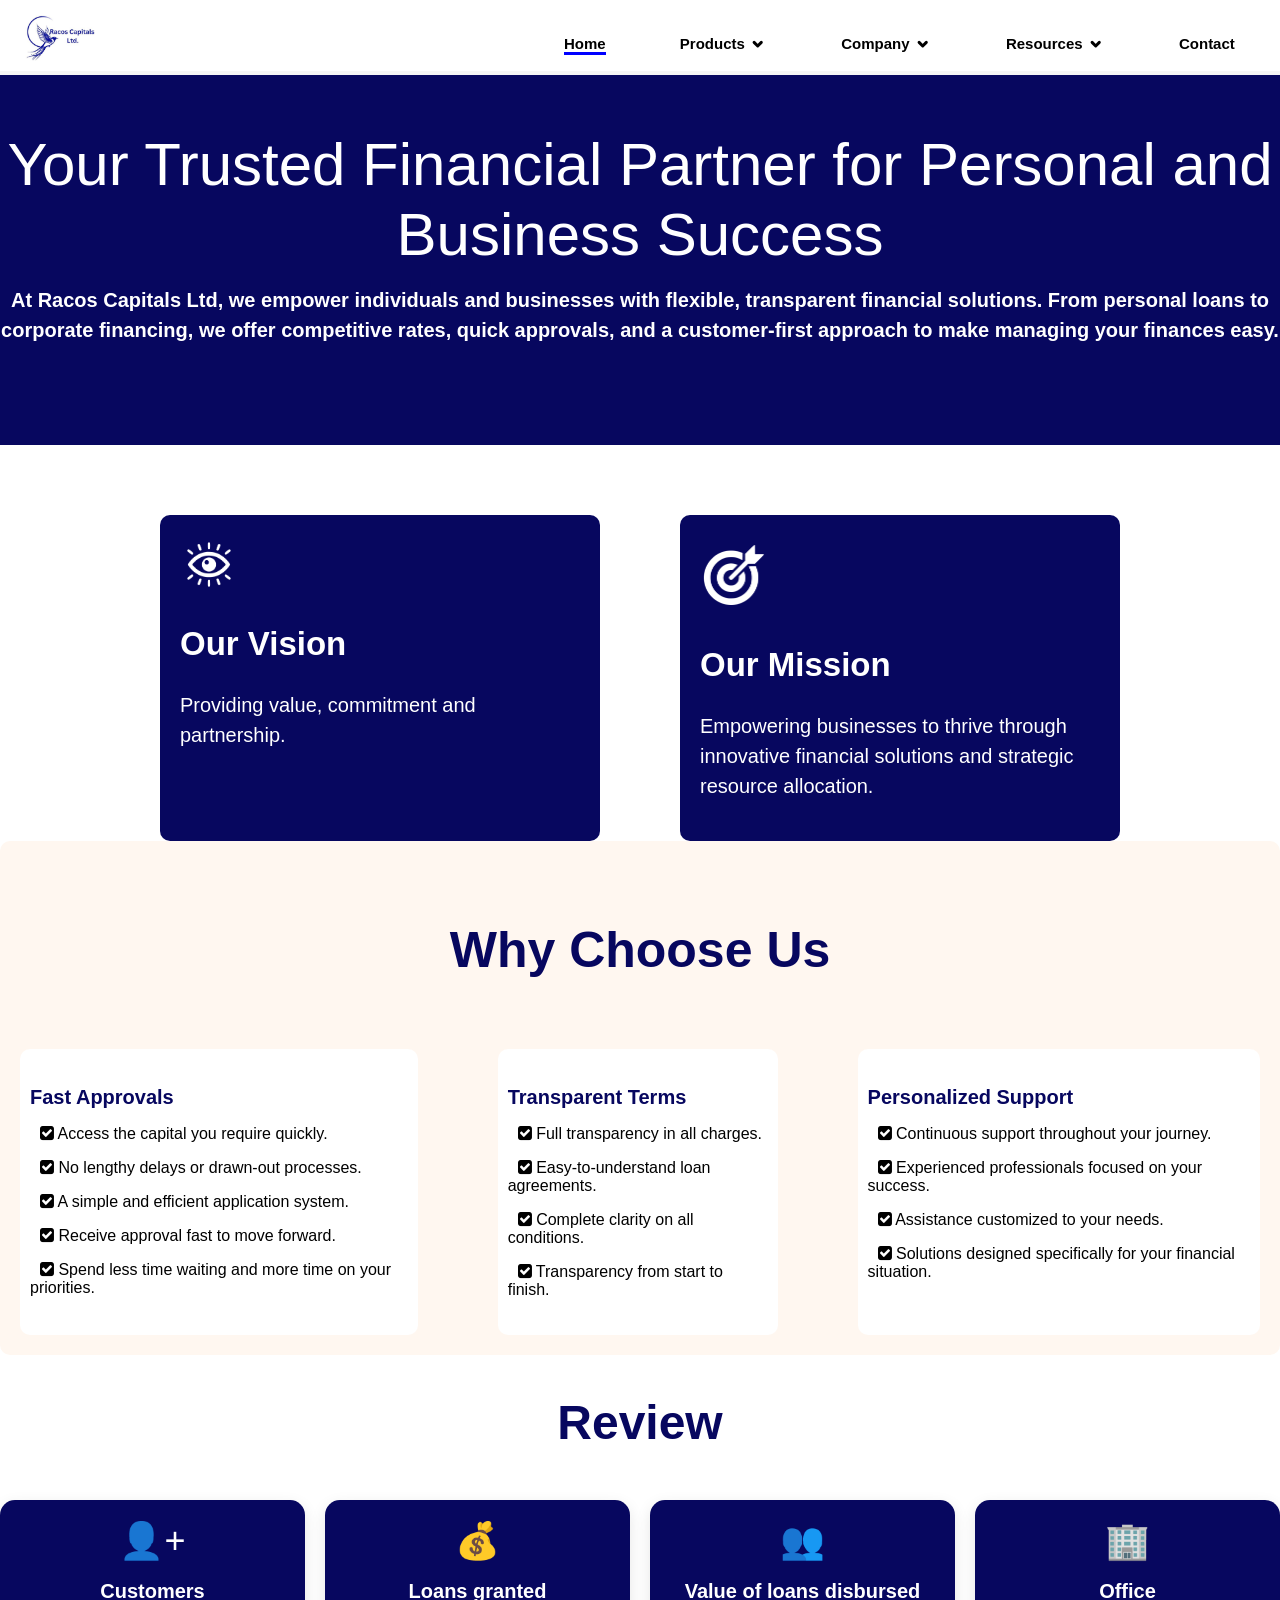
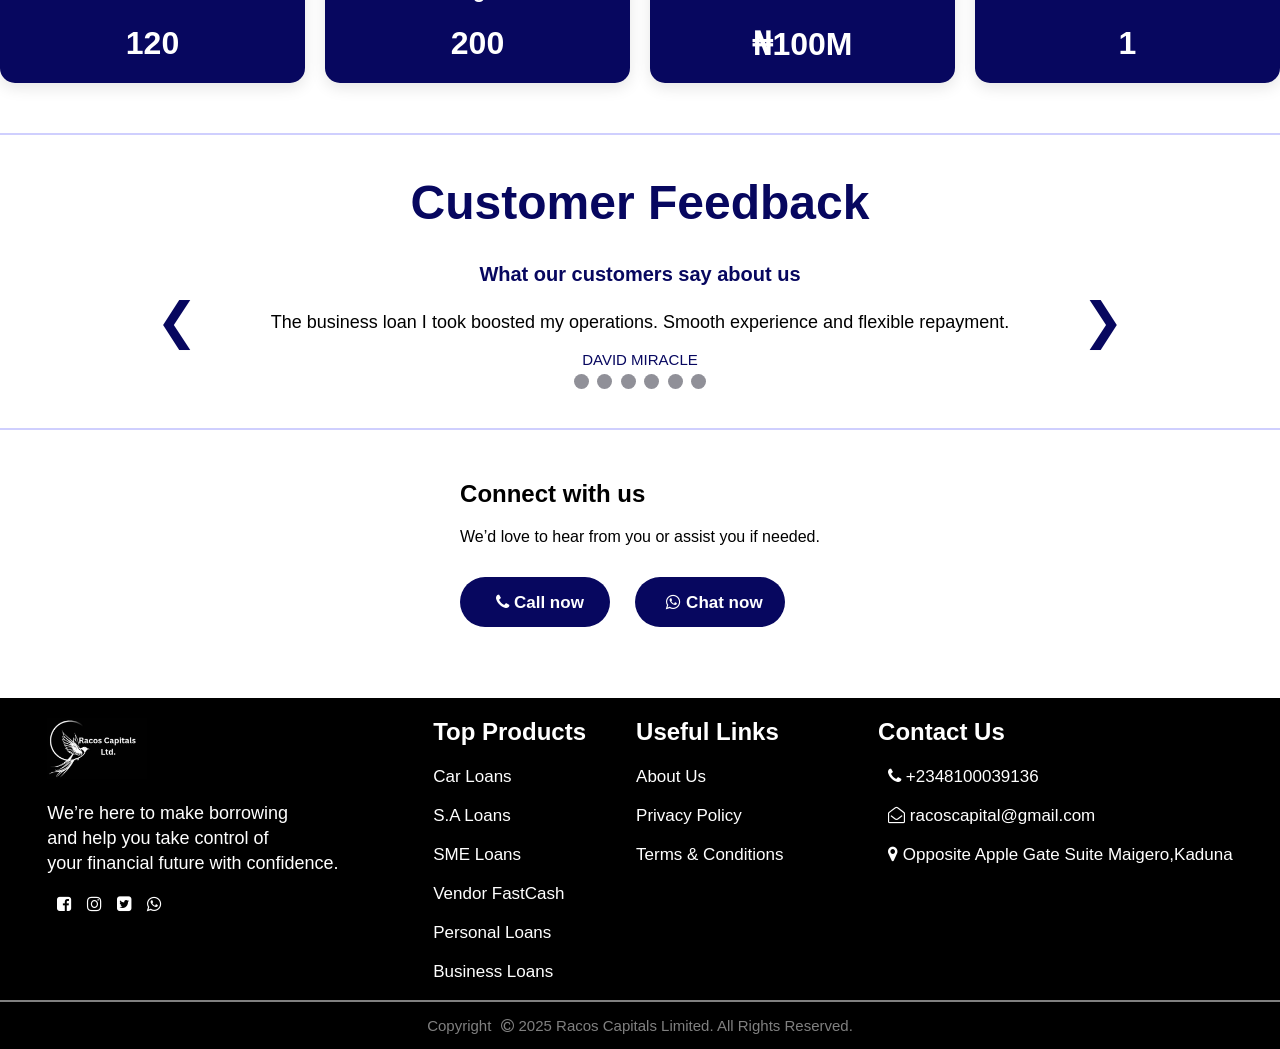
<file: Campany.html>
<!DOCTYPE html>
<html>
  <head>
    <meta charset="UTF-8" />
    <meta name="viewport" content="with=device-width, initial-scale=1.0">
    <link rel="stylesheet" href="index.css">
    <link rel="stylesheet" href="Campany.css">
    <title>Company-Sec</title>
    <link rel="stylesheet" href="https://cdnjs.cloudflare.com/ajax/libs/font-awesome/4.7.0/css/font-awesome.min.css">

    </head>
  <body>
            <!--------first section--------->
        <section class="header">
            <nav>
               <a href="header-image"><img src="racos image.jpeg"></a>
                <div class="nav-links" id="navlinks">
                   <i class="fa fa-times" onclick="hideMenu()"></i>
                    <ul>
                      <div class="straight">
                        <LI class="home"><a href="index.html" class="active">Home</a></LI>
                      </div>
                        <div class="straight">
                        <LI class="nav__menu-item">
                          <a class="" href="">Products</a>
                          <svg class="chev" viewBox="0 0 25 20" fill="none" stroke="currentColor" stroke-width="5"
                          stroke-linecap="round" stroke-linejoin="round" aria-hidden="true"><polyline points="6 9 12 15 18 9"></polyline></svg>
                          <ul class="nav__submenu">
                           <li class="nav__submenu-item"><a class="car-loan" href="carloan.html">Car loans</a></li>
                           <li class="nav__submenu-item"><a href="SMELOANS.html">SME loans</a></li>
                           <li class="nav__submenu-item"><a href="Businessloans.html">Business loans</a></li>
                           <li class="nav__submenu-item"><a href="Personal.html">Personal loans</a></li>
                            </ul>
                        </LI>
                        </div>
                        <div class="straight">
                        <LI class="nav__menu-item">
                          <a href="">Company</a>
                           <svg class="chev" viewBox="0 0 25 20" fill="none" stroke="currentColor" stroke-width="5"
                          stroke-linecap="round" stroke-linejoin="round" aria-hidden="true"><polyline points="6 9 12 15 18 9"></polyline></svg>
                           <ul class="nav__submenu">
                           <li class="nav__submenu-item"><a href="Campany.html">About Us</a></li>
                           <li class="nav__submenu-item"><a href="#one">OurValues</a></li>
                           <li class="nav__submenu-item"><a href="#two">Choose us</a></li>
                           <li class="nav__submenu-item"><a href="#three">Review</a></li>
                            </ul>
                        </LI>
                        </div>
                        <div class="straight">
                        <LI class="nav__menu-item">
                          <a href="">Resources</a>
                            <svg class="chev" viewBox="0 0 25 20" fill="none" stroke="currentColor" stroke-width="5"
                          stroke-linecap="round" stroke-linejoin="round" aria-hidden="true"><polyline points="6 9 12 15 18 9"></polyline></svg>
                          <ul class="nav__submenu">
                           <li class="nav__submenu-item"><a href="FAQ.HTML">FAQ</a></li>
                           <li class="nav__submenu-item"><a href="privacy.html">Privacy & Terms</a></li>
                            </ul>
                        </LI>
                        </div>
                        <div class="straight">
                        <LI><a class="contact" href="APPLICATIONFOAM.HTML">Contact</a></LI>
                        </div>
                    </ul>
                </div>
              <i class="fa fa-bars" onclick="showMenu()"></i>
            </nav>
        </section>
          

        <section class="trust-part">
          <div class="turst-racos">
            <h1>
              Your Trusted Financial Partner for Personal and Business Success
            </h1>
            <p>
              At Racos Capitals Ltd, we empower individuals and businesses with flexible, transparent financial solutions. From personal loans to corporate financing, we offer competitive rates, quick approvals, and a customer-first approach to make managing your finances easy.
            </p>
          </div>
        </section>
        	<!-- One -->
        <section id="one" class="wrapper style3 fade-up">
          <div class="OURS-VISION">
            <div class="thrive">
              <img class="vision-icon" src="vision-icon-CWRGKwH1.png" alt="icon">
              <h1>Our Vision</h1>
              <p>Providing value, commitment and partnership.</p>
            </div>
            <div class="thrive">
              <img class="mission-icon" src="mission-icon-BLQSnm0D.png" alt="icon">
              <h1>Our Mission</h1>
              <p>Empowering businesses to thrive through innovative financial solutions and strategic resource allocation.
            </div>
          </div>
        </section>
        	<!-- two -->
        <section  id="two" class="sec-choose">
          <h1 class="us-choose">Why Choose Us</h1>
          <div class="fasts-div">
            <div class="transparent-div">
              <h1>Fast Approvals</h1>
              <p>
                <i class="fa fa-check-square"></i> Access the capital you require <span class="darb-quick">quickly.</span>
              </p>
               <p>
                <i class="fa fa-check-square"></i> No lengthy delays or drawn-out<span class="darb-quick"> processes.</span>
              </p>
               <p>
                <i class="fa fa-check-square"></i> A simple and efficient application system.
              </p>
               <p>
                <i class="fa fa-check-square"></i> Receive approval fast to move forward.
              </p>
               <p>
                <i class="fa fa-check-square"></i> Spend less time waiting and more time on your  priorities.
              </p>
            </div>
              <div class="transparent-div">
              <h1>Transparent Terms</h1>
              <p>
                <i class="fa fa-check-square"></i> Full transparency in all charges.
              </p>
               <p>
                <i class="fa fa-check-square"></i> Easy-to-understand loan agreements.
              </p>
               <p>
                <i class="fa fa-check-square"></i> Complete clarity on all conditions.
              </p>
               <p>
                <i class="fa fa-check-square"></i> Transparency from start to finish.
              </p>
            </div>
              <div class="transparent-div">
              <h1>Personalized Support</h1>
              <p>
                <i class="fa fa-check-square"></i> Continuous support throughout your journey.
              </p>
               <p>
                <i class="fa fa-check-square"></i> Experienced professionals focused on your success.
              </p>
               <p>
                <i class="fa fa-check-square"></i> Assistance customized to your needs.
              </p>
               <p>
                <i class="fa fa-check-square"></i> Solutions designed specifically for your financial situation.
              </p>
            </div>
          </div>
        </section>
         	<!-- three -->   
    <section class="stat-section" id="three">
        <h1 class="section-title">Review</h1>
        
        <div class="stats-container">
            <div class="stat-card">
                <div class="stat-icon">👤+</div>
                <div class="stat-title">Customers</div>
                <div class="stat-value">120</div>
            </div>
            
            <div class="stat-card">
                <div class="stat-icon">💰</div>
                <div class="stat-title">Loans granted</div>
                <div class="stat-value">200</div>
            </div>
            
            <div class="stat-card">
                <div class="stat-icon">👥</div>
                <div class="stat-title">Value of loans disbursed</div>
                <div class="stat-value">₦100M</div>
            </div>
            
            <div class="stat-card">
                <div class="stat-icon">🏢</div>
                <div class="stat-title">Office</div>
                <div class="stat-value">1</div>
            </div>
        </div>
      </section>

   <section class="slide-section">
    <h1 class="customers-title">Customer Feedback</h1>
  <h5 class="customer">What our customers say about us</h5>
  <div class="slideshow-container">

  <div class="mySlides fade">
  <p>The business loan I took boosted my operations. Smooth experience and flexible repayment.</p>
  <div class="text">DAVID MIRACLE</div>
</div>

<div class="mySlides fade">
  <p>I got my car loan approved fast, with no stress. Racos Ltd.</p>
  <div class="text">CHINEDO FIDELIS</div>
</div>

<div class="mySlides fade">
  <p>Their personal loan helped me out when I needed it most. Transparent process and great service.</p>
  <div class="text">ONOME MICHELLE</div>
</div>

<div class="mySlides fade">
<p>Racos Capitals made my project funding easy. No long waits, just efficient service.</p>
  <div class="text">JAMES CHIDI</div>
</div>

<div class="mySlides fade">
  <P>Their personal loan helped me out when I needed it most. Transparent process and great service.</P>
  <div class="text">OBI JOY</div>
</div>

<div class="mySlides fade">
  <P>Fair interest rates and excellent service. Highly recommend for personal and business loans.</P>
  <div class="text">ADE GOODLUCK</div>
</div>

<a class="prev" onclick="plusSlides(-1)">❮</a>
<a class="next" onclick="plusSlides(1)">❯</a>

</div>
<br>

<div style="text-align:center">
  <span class="dot" onclick="currentSlide(1)"></span> 
  <span class="dot" onclick="currentSlide(2)"></span> 
  <span class="dot" onclick="currentSlide(3)"></span> 
  <span class="dot" onclick="currentSlide(4)"></span>
  <span class="dot" onclick="currentSlide(5)"></span>
  <span class="dot" onclick="currentSlide(6)"></span>
</div>
    </section>

          <div class="discuss-div">
            <div>
                <h2>
                   Connect with us
                </h2>
                <p>We’d love to hear from you or assist you if needed.</p>
                <button class="button-now">
                  <a href="tel:+2348100039136" target="_parent"><i class="fa fa-phone"></i> Call now</a>
                </button>
                <button class="button-just">
                 <a href="https://wa.me/2347066565909" target="_parent">
                  <i class="fa fa-whatsapp"></i> Chat now</a>
                </button>
            </div>
            </div>
        <!------last section------->
        <section class="last-sec">
          <div class="row-sec">
            <div>
              <img class="last-image" src="WhatsApp Image 2025-12-26 at 9.51.23 AM.jpeg">
              <p class="make-pag">
                We’re here to make borrowing <br> and help you take control of<br> your financial future with confidence.
              </p>
              <p class="fa-paraghraph">
              <a>
                <i class="fa fa-facebook-square"></i>
              </a>
              <a>
                <i class="fa fa-instagram" ></i>
              </a>
              <a>
                <i class="fa fa-twitter-square"></i>
              </a>
              <a href="https://wa.me/2347066565909">
                <i class="fa fa-whatsapp"></i>
              </a>
              </p>
            </div>
            <div class="useful-div">
              <div class="about-div">
                <h1>Top Products</h1>
                <p>
                <a href="carloan.html">Car Loans</a>
                </p>
                <p>
                <a href="Personal.html">S.A Loans</a>
                </p>
                <p>
                <a href="SMELOANS.html">SME Loans</a>
                </p>
                <P>
                <a href="Businessloans.html">Vendor FastCash</a>
                </P>
                <P>
                <a href="Personal.html">Personal Loans</a>
                </P>
                <p>
                  <a href="Businessloans.html">Business Loans</a>
                </p>
              </div>
              <div>
              <h1>Useful Links</h1>
              <p>
              <a href="Campany.html">About Us</a>
              </p>
              <p>
              <a href="privacy.html">Privacy Policy</a>
              </p>
              <p>
              <a href="term-condition.html">Terms & Conditions</a>
              </p>
              </div>
            </div>
            <div class="useful">
              <h1>Contact Us</h1>
              <p>
              <a><i class="fa fa-phone"></i>  +2348100039136
                </a>
              </p>
              <p>
             <a><i class="fa fa-envelope-open-o"></i> racoscapital@gmail.com
              </a>
              </p>
              <p>
              <a><i class="fa fa-map-marker"></i> Opposite Apple Gate Suite Maigero,Kaduna</a>
              </p>
            </div>
          </div>
        </section>
        
        <section class="copy-right">
          <div class="copy-div">
            <p>Copyright<i class="fa fa-copyright"></i> 2025 Racos Capitals Limited. All Rights Reserved.</p>
          </div>
        </section>
        <!--------javascript for toggle menu----------->
  <script>
              var navlinks = document.getElementById("navlinks")
            function showMenu(){
                navlinks.style.right = "0";
            }
            function hideMenu(){
            navlinks.style.right = "-100%";
            }
            
    // Accordion (product toggle) behavior: multi-open by default
    (function () {
      const list = document.getElementById('accordionList');
      const items = Array.from(list.querySelectorAll('.acc-item'));
      items.forEach((item, idx) => {
        const LI = item.querySelector('.toggle-btn');
        const panel = item.querySelector('.acc-panel');
        const panelId = LI.getAttribute('aria-controls');
        // link aria-labelledby for screen readers
        panel.setAttribute('aria-labelledby', LI.id || '');
        // ensure hidden by default
        panel.hidden = true;
        panel.setAttribute('aria-hidden', 'true');

        // click toggle
        btn.addEventListener('click', (e) => {
          const isOpen = LI.getAttribute('aria-expanded') === 'true';
          if (isOpen) {
            // close
            LI.setAttribute('aria-expanded', 'false');
            panel.setAttribute('aria-hidden', 'true');
            // collapse smoothly
            panel.style.maxHeight = panel.scrollHeight + 'px';
            requestAnimationFrame(() => {
              panel.style.maxHeight = '0px';
              panel.classList.remove('open');
            });
            const handler = (ev) => {
              if (ev.propertyName && ev.propertyName.indexOf('max-height') === -1) return;
              panel.hidden = true;
              panel.removeEventListener('transitionend', handler);
            };
            panel.addEventListener('transitionend', handler);
          } else {
            // open
            LI.setAttribute('aria-expanded', 'true');
            panel.hidden = false;
            panel.setAttribute('aria-hidden', 'false');
            const full = panel.scrollHeight;
            panel.style.maxHeight = full + 'px';
            panel.classList.add('open');
          }
        });

        // keyboard support on button
        LI.addEventListener('keydown', (e) => {
          if (e.key === 'Enter' || e.key === ' ') {
            e.preventDefault();
            LI.click();
          }
        });
      });
    })();
  </script>
  <script src="slideshow.js"></script>
  </body>
</html>
</file>
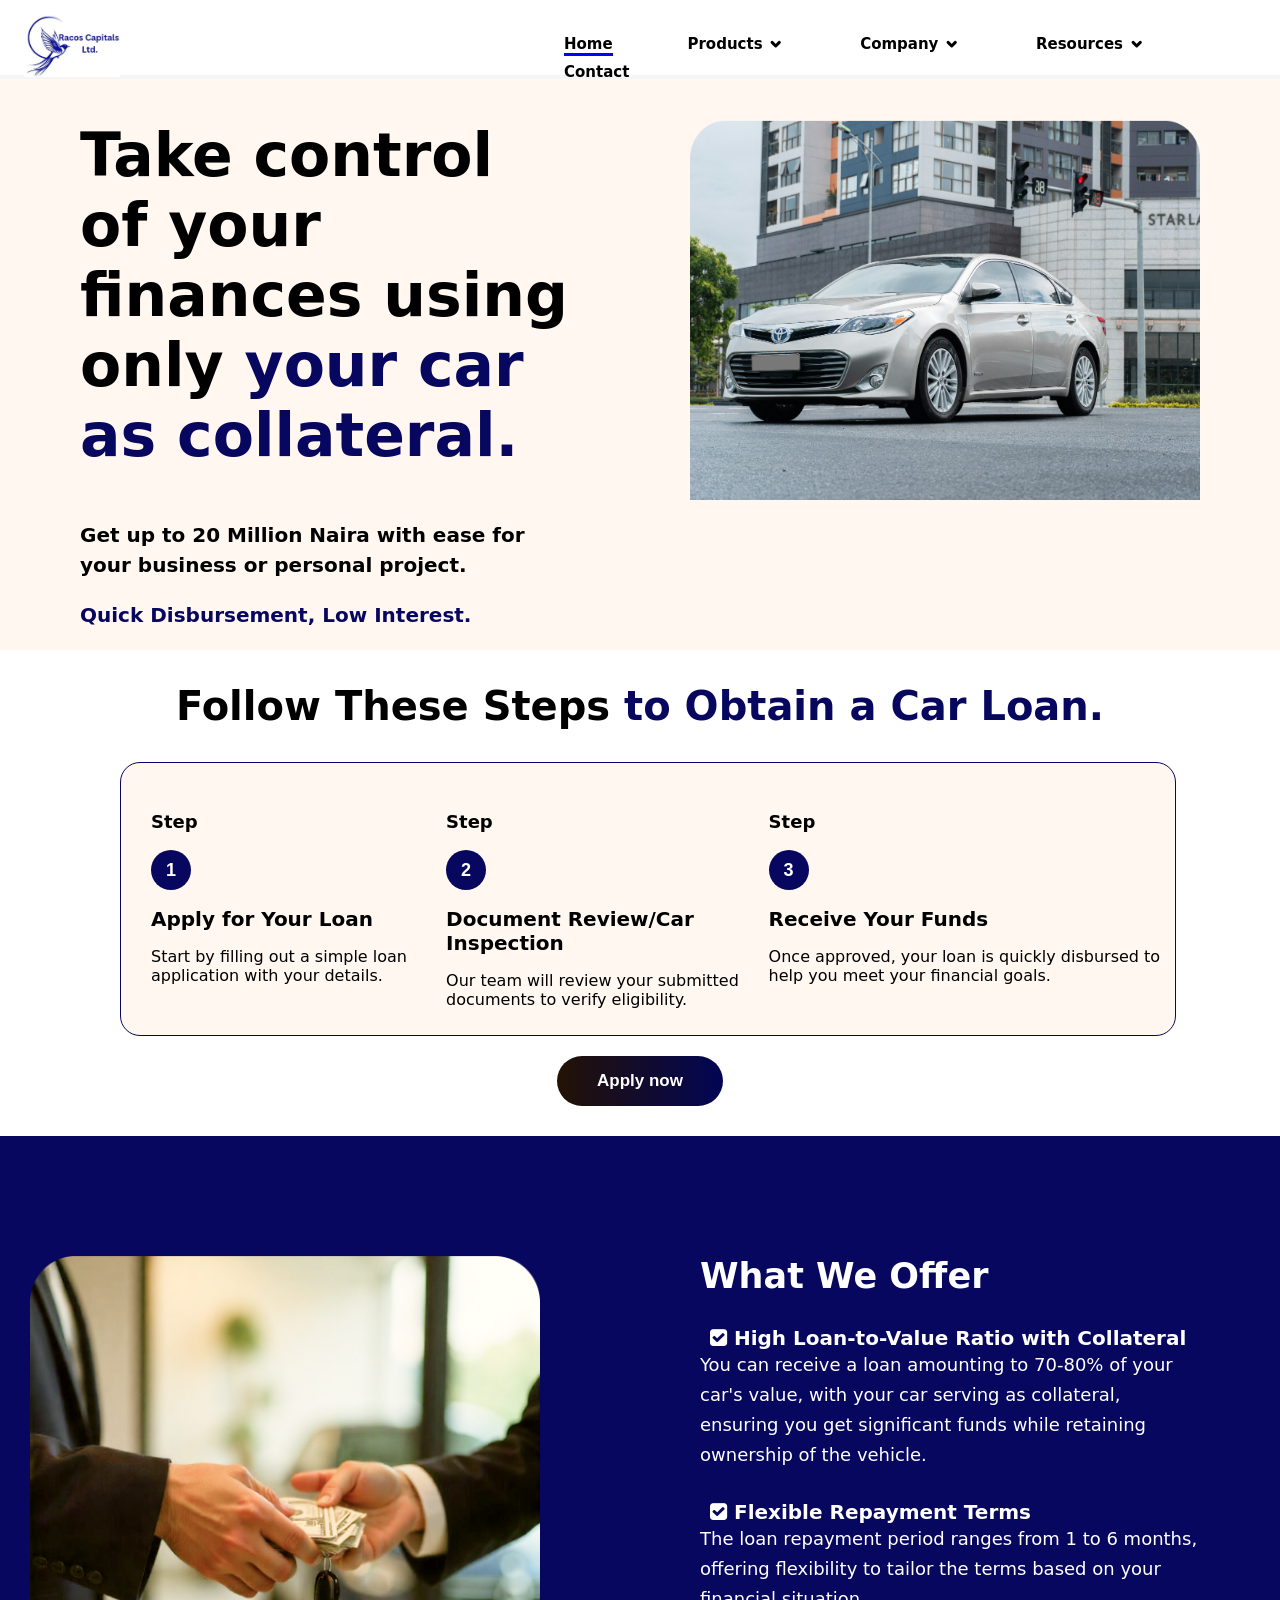
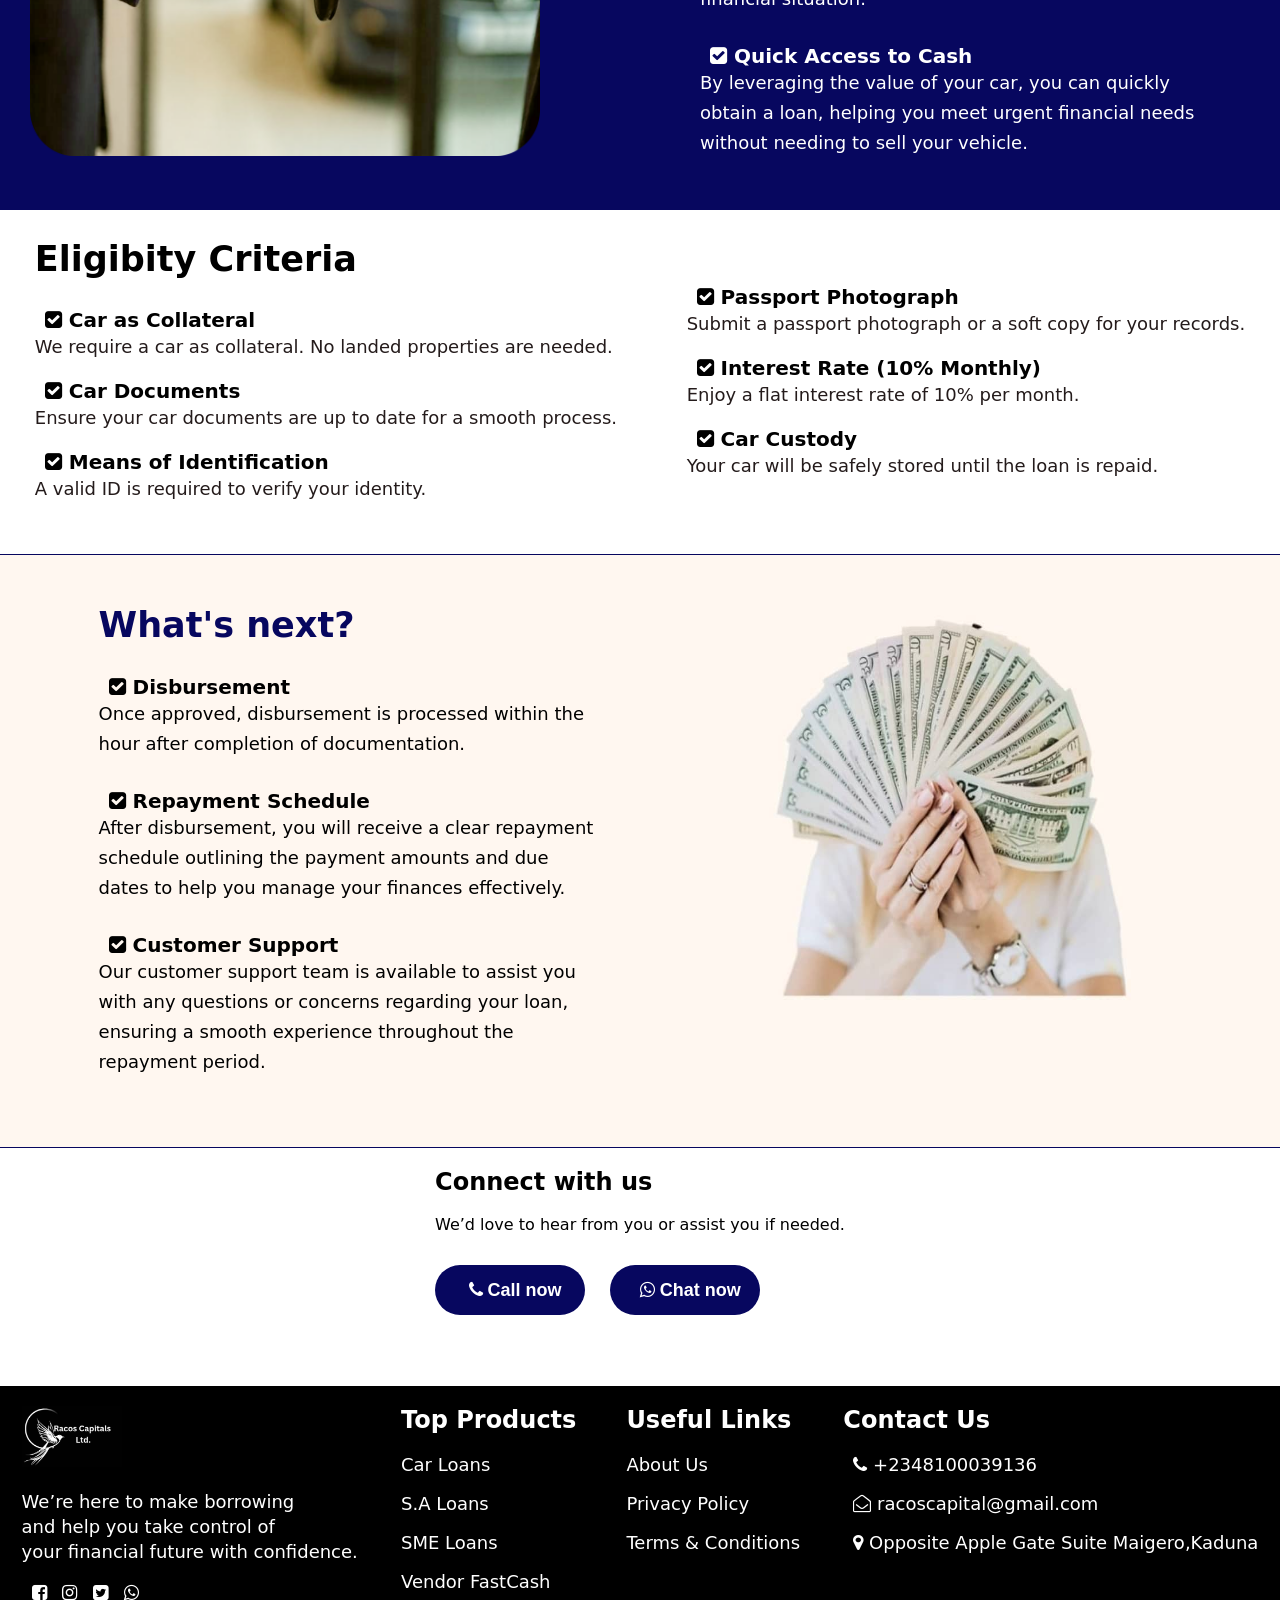
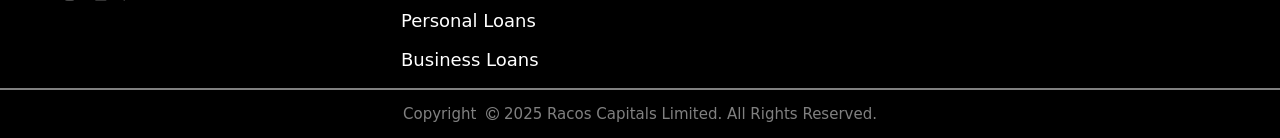
<file: carloan.html>
<!DOCTYPE html>
<html>
  <head>
    <meta name="viewport" content="with=device-width, initial-scale=1.0">
    <meta charset="UTF-8" />
    <link rel="stylesheet" href="carloan.css">
    <link rel="stylesheet" href="index.css">
    <title>Car-loan</title>
    <link rel="stylesheet" href="https://cdnjs.cloudflare.com/ajax/libs/font-awesome/4.7.0/css/font-awesome.min.css">
  <body>
        <!--------first section--------->
        <section class="header">
            <nav>
               <a href="header-image"><img src="racos image.jpeg"></a>
                <div class="nav-links" id="navlinks">
                   <i class="fa fa-times" onclick="hideMenu()"></i>
                    <ul>
                      <div class="straight">
                        <LI class="home"><a href="index.html" class="active">Home</a></LI>
                      </div>
                        <div class="straight">
                        <LI class="nav__menu-item">
                          <a class="" href="">Products</a>
                          <svg class="chev" viewBox="0 0 25 20" fill="none" stroke="currentColor" stroke-width="5"
                          stroke-linecap="round" stroke-linejoin="round" aria-hidden="true"><polyline points="6 9 12 15 18 9"></polyline></svg>
                          <ul class="nav__submenu">
                           <li class="nav__submenu-item"><a class="car-loan" href="carloan.html">Car loans</a></li>
                           <li class="nav__submenu-item"><a href="SMELOANS.html">SME loans</a></li>
                           <li class="nav__submenu-item"><a href="Businessloans.html">Business loans</a></li>
                           <li class="nav__submenu-item"><a href="Personal.html">Personal loans</a></li>
                            </ul>
                        </LI>
                        </div>
                        <div class="straight">
                        <LI class="nav__menu-item">
                          <a href="">Company</a>
                           <svg class="chev" viewBox="0 0 25 20" fill="none" stroke="currentColor" stroke-width="5"
                          stroke-linecap="round" stroke-linejoin="round" aria-hidden="true"><polyline points="6 9 12 15 18 9"></polyline></svg>
                           <ul class="nav__submenu">
                           <li class="nav__submenu-item"><a href="Campany.html">About Us</a></li>
                           <li class="nav__submenu-item"><a href="Campany.html">Our Values</a></li>
                           <li class="nav__submenu-item"><a href="Campany.html">Choose us</a></li>
                           <li class="nav__submenu-item"><a href="Campany.html">Review</a></li>
                            </ul>
                        </LI>
                        </div>
                        <div class="straight">
                        <LI class="nav__menu-item">
                          <a href="">Resources</a>
                            <svg class="chev" viewBox="0 0 25 20" fill="none" stroke="currentColor" stroke-width="5"
                          stroke-linecap="round" stroke-linejoin="round" aria-hidden="true"><polyline points="6 9 12 15 18 9"></polyline></svg>
                          <ul class="nav__submenu">
                           <li class="nav__submenu-item"><a href="FAQ.HTML">FAQ</a></li>
                           <li class="nav__submenu-item"><a href="privacy.html">Privacy & Terms</a></li>
                            </ul>
                        </LI>
                        </div>
                        <div class="straight">
                        <LI><a class="contact" href="APPLICATIONFOAM.HTML">Contact</a></LI>
                        </div>
                    </ul>
                </div>
              <i class="fa fa-bars" onclick="showMenu()"></i>
            </nav>
        </section>
        <section class="sec-take">
          <div class="take-div">
            <div class="control-div">
              <h1>
                Take control of your finances using only <span class="collateral">your car as collateral.</span>
              </h1>
              <p>
                Get up to 20 Million Naira with ease for your business or personal project.
              </p>
              <p class="colour-quick">
                Quick Disbursement, Low Interest.
              </p>
            </div>
            <div>
              <img src="car_img-ChrbMBfx.png">
            </div>
          </div>
        </section>
        <section>
              <div class="follow-step">
              <h1 >
              Follow These Steps <span class="collateral">to Obtain a Car Loan.</span>
            </h1>
        </div>
          <div class="sec-take">
            <div class="background-div">
              <div class="space-div">
                <p class="step">Step</p>
                <button class="number-btn">1</button>
                <h2>Apply for Your Loan</h2>
                <p>
                  Start by filling out a simple loan application with your details.
                </p>
              </div>
              <div class="space-div">
                <p class="step">Step</p>
                <button class="number-btn">2</button>
                <h2>Document Review/Car<br> Inspection</h2>
                <p>Our team will review your submitted documents to verify eligibility.</p>
              </div>
              <div class="space-div">
                <p class="step">Step</p>
                <button class="number-btn">3</button>
                <h2>Receive Your Funds</h2>
                <P>Once approved, your loan is quickly disbursed to help you meet your financial goals.</P>
              </div>
            </div> 
          </div>
          <div class="follow-step">
            <a href="APPLICATIONFOAM.HTML">
            <button class="apply-now">Apply now</button>
            </a>
          </div>
        </section>
         <section class="sec-take">
          <div class="offer-div">
            <div>
              <img src="car-loan-SEszsVj7.png">
            </div>
            <div class="what-div">
              <h1>
                What We Offer
              </h1>
              <h2>
               <i class="fa fa-check-square"></i> High Loan-to-Value Ratio with <span class="colla">
                Collateral</span>
              </h2>
              <p>
                You can receive a loan amounting to 70-80% of your car's value, with your car serving as collateral, ensuring you get significant funds while retaining ownership of the vehicle.
              </p>

              <h2>
                <i class="fa fa-check-square"></i> Flexible Repayment Terms
              </h2>
              <p>
                The loan repayment period ranges from 1 to 6 months, offering flexibility to tailor the terms based on your financial situation.
              </p>

              <h2>
               <i class="fa fa-check-square"></i> Quick Access to Cash
              </h2>
              <p>
                By leveraging the value of your car, you can quickly obtain a loan, helping you meet urgent financial needs without needing to sell your vehicle.
              </p>
            </div>
          </div>
        </section>

        <section>
          <div class="criteria-div">
            <div class="car-div">
              <h1>Eligibity Criteria</h1>
              <h2><i class="fa fa-check-square"></i> Car as Collateral</h2>
              <p>
                We require a car as collateral. No landed properties are needed.
              </p>

              <h2> <i class="fa fa-check-square"></i> Car Documents</h2>
              <p>
                Ensure your car documents are up to date for a smooth process.
              </p>

              <h2><i class="fa fa-check-square"></i> Means of Identification</h2>
              <p>
                A valid ID is required to verify your identity.
              </p>
            </div>
            <div class="passport-div">
              <h2 class="pass-para"><i class="fa fa-check-square"></i> Passport Photograph</h2>
              <p>Submit a passport photograph or a soft copy for your records.</p>

              <h2><i class="fa fa-check-square"></i> Interest Rate (10% Monthly)</h2>
              <p>
                Enjoy a flat interest rate of 10% per month.
              </p>

              <h2><i class="fa fa-check-square"></i> Car Custody</h2>
              <p>Your car will be safely stored until the loan is repaid.</p>
            </div>
          </div>
        </section>
         <section class="sec-take">
          <div class="disburse-div">
            <div class="next-div">
              <h1>
                What's next?
              </h1>
              <h2>
              <i class="fa fa-check-square"></i> Disbursement
              </h2>
              <p>
                Once approved, disbursement is processed within the hour after completion of documentation.
              </p>

              <h2>
              <i class="fa fa-check-square"></i> Repayment Schedule
              </h2>
              <p>
                After disbursement, you will receive a clear repayment schedule outlining the payment amounts and due dates to help you manage your finances effectively.
              </p>

              <h2>
              <i class="fa fa-check-square"></i> Customer Support
              </h2>
              <p>
                Our customer support team is available to assist you with any questions or concerns regarding your loan, ensuring a smooth experience throughout the repayment period.
              </p>
            </div>
             <div>
              <img src="doollaImage 2026-01-04 at 6.28.05 AM.jpeg">
            </div>
          </div>
        </section>

                <div class="discuss-div">
            <div>
                <h2>
                   Connect with us
                </h2>
                <p>We’d love to hear from you or assist you if needed.</p>
                <button class="button-now">
                  <a href="tel:+2348100039136" target="_parent"><i class="fa fa-phone"></i> Call now</a>
                </button>
                <button class="button-just">
                 <a href="https://wa.me/2348082473725" target="_parent">
                  <i class="fa fa-whatsapp"></i> Chat now</a>
                </button>
            </div>
            </div>
        <!------last section------->
        <section class="last-sec">
          <div class="row-sec">
            <div>
              <img class="last-image" src="WhatsApp Image 2025-12-26 at 9.51.23 AM.jpeg">
              <p class="make-pag">
                We’re here to make borrowing <br> and help you take control of<br> your financial future with confidence.
              </p>
              <p class="fa-paraghraph">
              <a>
                <i class="fa fa-facebook-square"></i>
              </a>
              <a>
                <i class="fa fa-instagram" ></i>
              </a>
              <a>
                <i class="fa fa-twitter-square"></i>
              </a>
              <a href="https://wa.me/2347066565909" target="_parent">
                <i class="fa fa-whatsapp"></i>
              </a>
              </p>
            </div>
            <div class="useful-div">
              <div class="about-div">
                <h1>Top Products</h1>
                <p>
                <a href="carloan.html">Car Loans</a>
                </p>
                <p>
                <a href="Personal.html">S.A Loans</a>
                </p>
                <p>
                <a href="SMELOANS.html">SME Loans</a>
                </p>
                <P>
                <a href="Businessloans.html">Vendor FastCash</a>
                </P>
                <P>
                <a href="Personal.html">Personal Loans</a>
                </P>
                <p>
                  <a href="Businessloans.html">Business Loans</a>
                </p>
              </div>
              <div>
              <h1>Useful Links</h1>
              <p>
              <a href="Campany.html">About Us</a>
              </p>
              <p>
              <a href="privacy.html">Privacy Policy</a>
              </p>
              <p>
              <a href="term-condition.html">Terms & Conditions</a>
              </p>
              </div>
            </div>
            <div class="useful">
              <h1>Contact Us</h1>
              <p>
              <a><i class="fa fa-phone"></i>  +2348100039136
                </a>
              </p>
              <p>
             <a><i class="fa fa-envelope-open-o"></i> racoscapital@gmail.com
              </a>
              </p>
              <p>
              <a><i class="fa fa-map-marker"></i> Opposite Apple Gate Suite Maigero,Kaduna</a>
              </p>
            </div>
          </div>
        </section>
        
        <section class="copy-right">
          <div class="copy-div">
            <p>Copyright<i class="fa fa-copyright"></i> 2025 Racos Capitals Limited. All Rights Reserved.</p>
          </div>
        </section>

<!--------javascript for toggle menu----------->
        <script>

            var navlinks = document.getElementById("navlinks")
            function showMenu(){
                navlinks.style.right = "0";
            }
            function hideMenu(){
            navlinks.style.right = "-100%";
            }
            
    // Accordion (product toggle) behavior: multi-open by default
    (function () {
      const list = document.getElementById('accordionList');
      const items = Array.from(list.querySelectorAll('.acc-item'));
      items.forEach((item, idx) => {
        const LI = item.querySelector('.toggle-btn');
        const panel = item.querySelector('.acc-panel');
        const panelId = LI.getAttribute('aria-controls');
        // link aria-labelledby for screen readers
        panel.setAttribute('aria-labelledby', LI.id || '');
        // ensure hidden by default
        panel.hidden = true;
        panel.setAttribute('aria-hidden', 'true');

        // click toggle
        btn.addEventListener('click', (e) => {
          const isOpen = LI.getAttribute('aria-expanded') === 'true';
          if (isOpen) {
            // close
            LI.setAttribute('aria-expanded', 'false');
            panel.setAttribute('aria-hidden', 'true');
            // collapse smoothly
            panel.style.maxHeight = panel.scrollHeight + 'px';
            requestAnimationFrame(() => {
              panel.style.maxHeight = '0px';
              panel.classList.remove('open');
            });
            const handler = (ev) => {
              if (ev.propertyName && ev.propertyName.indexOf('max-height') === -1) return;
              panel.hidden = true;
              panel.removeEventListener('transitionend', handler);
            };
            panel.addEventListener('transitionend', handler);
          } else {
            // open
            LI.setAttribute('aria-expanded', 'true');
            panel.hidden = false;
            panel.setAttribute('aria-hidden', 'false');
            const full = panel.scrollHeight;
            panel.style.maxHeight = full + 'px';
            panel.classList.add('open');
          }
        });

        // keyboard support on button
        LI.addEventListener('keydown', (e) => {
          if (e.key === 'Enter' || e.key === ' ') {
            e.preventDefault();
            LI.click();
          }
        });
      });
    })();
        </script>
  </body>
</html>
</file>
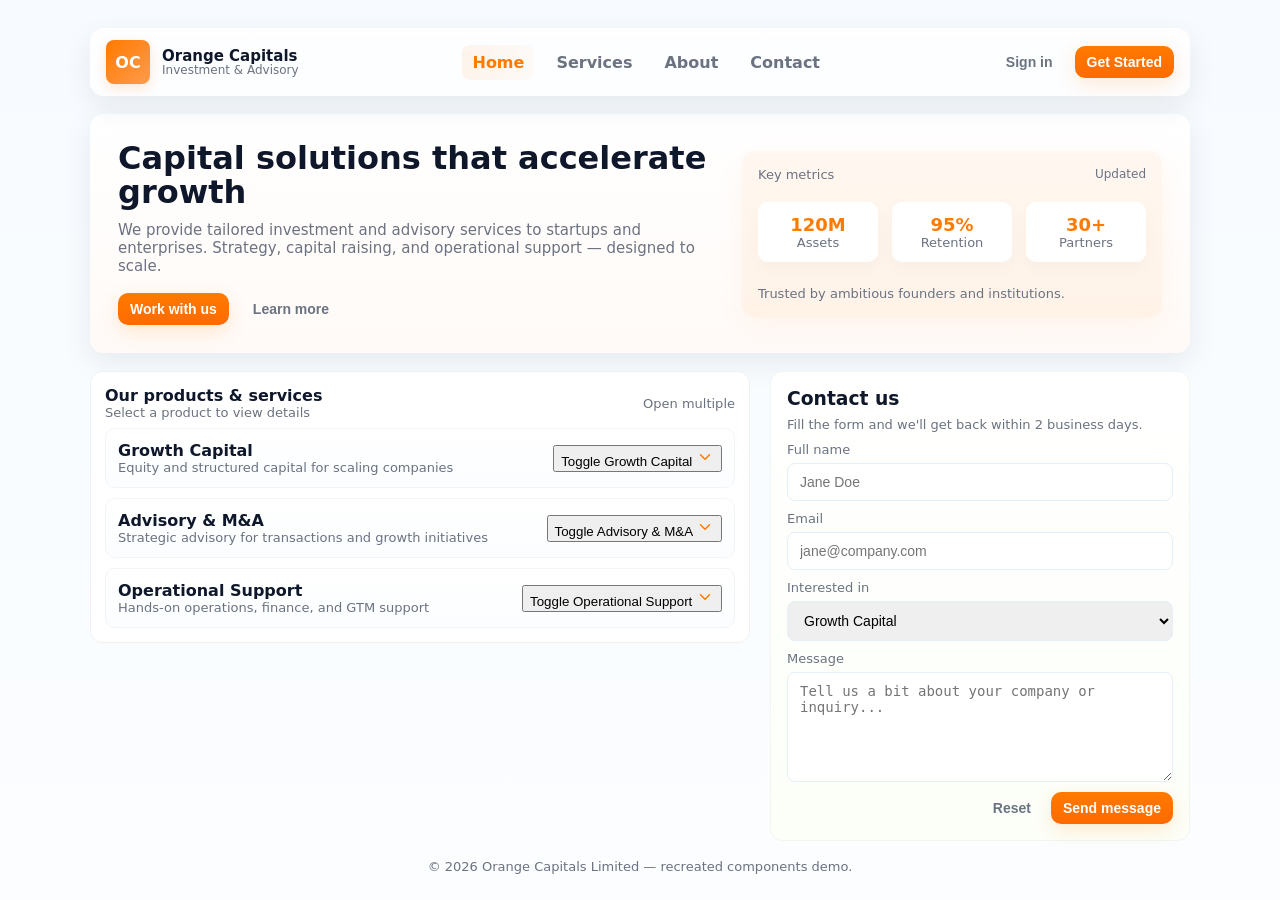
<file: darby.html>
<!---
  <button aria-expanded="false" aria-controls="panel" id="toggleBtn" onclick="toggle()">
  <span class="sr-only">Toggle panel</span>
  <!-- SVG chevron 
  <p>Product</p><svg class="chev" xmlns="http://www.w3.org/2000/svg" viewBox="0 0 24 24" width="20" height="20" fill="none" stroke="currentColor" stroke-width="2" stroke-linecap="round" stroke-linejoin="round" aria-hidden="true">
    <polyline points="6 9 12 15 18 9"></polyline>
  </svg>
</button>
  <div>
    <p>SME LOANS</p>
    <p>PERSONAL LOANS</p>
    <p>CAR LOANS</p>
  </div>

<style>
  .sr-only { position: absolute; width: 1px; height: 1px; padding: 0; margin: -1px; overflow: hidden; clip: rect(0,0,0,0); white-space: nowrap; border: 0; }
  button { background: transparent; border: none; cursor: pointer; color: #111; display: inline-flex; align-items:center; }
  .chev { transition: transform 0.18s ease; }
  /* when expanded rotate chevron 180deg */
  button[aria-expanded="true"] .chev { transform: rotate(180deg); }
</style>

<script>
  function toggle() {
    const btn = document.getElementById('toggleBtn');
    const expanded = btn.getAttribute('aria-expanded') === 'true';
    btn.setAttribute('aria-expanded', String(!expanded));
    // optionally open/close controlled panel...
  }
</script>
--->
<!doctype html>
<html lang="en">
<head>
  <meta charset="utf-8" />
  <meta name="viewport" content="width=device-width,initial-scale=1" />
  <title>Orange Capitals — Components Recreation</title>
  <meta name="description" content="Recreation of header, hero, product toggle and contact form components inspired by OrangeCapitalsLimited." />
  <style>
     .nav-links ul li { width: 100%; justify-content: space-between; }
    :root{
      --orange: #ff7a00;
      --orange-600: #ff6a00;
      --bg: #fbfdff;
      --muted: #6b7280;
      --card: #ffffff;
      --shadow: 0 10px 30px rgba(16,24,40,0.08);
      --radius: 12px;
      --max-width: 1100px;
      --glass: rgba(255,255,255,0.6);
    }

    *{box-sizing:border-box}
    html,body{height:100%}
    body{
      margin:0;
      font-family: Inter, ui-sans-serif, system-ui, -apple-system, "Segoe UI", Roboto, "Helvetica Neue", Arial;
      background: linear-gradient(180deg,#f7fbff 0%, #fbfdff 100%);
      color:#0f172a;
      -webkit-font-smoothing:antialiased;
      -moz-osx-font-smoothing:grayscale;
      padding:28px;
      display:flex;
      justify-content:center;
    }

    .site {
      width:100%;
      max-width:var(--max-width);
    }

    /* HEADER */
    header.site-header{
      display:flex;
      align-items:center;
      justify-content:space-between;
      gap:18px;
      padding:12px 16px;
      border-radius:14px;
      background: linear-gradient(180deg, rgba(255,255,255,0.8), rgba(255,255,255,0.7));
      box-shadow: var(--shadow);
      position:sticky;
      top:12px;
      backdrop-filter: blur(6px);
      z-index:20;
    }

    .brand {
      display:flex;
      align-items:center;
      gap:12px;
      text-decoration:none;
      color:inherit;
    }
    .brand .logo {
      width:44px;
      height:44px;
      border-radius:8px;
      background:linear-gradient(135deg,var(--orange), #ff9b4d);
      display:inline-grid;
      place-items:center;
      color:white;
      font-weight:700;
      box-shadow: 0 4px 12px rgba(255,122,0,0.18);
      flex-shrink:0;
    }
    .brand .title {
      display:flex;
      flex-direction:column;
      line-height:1;
    }
    .brand .title .name { font-weight:700; font-size:15px; }
    .brand .title .tag { font-size:12px; color:var(--muted); }

    nav.main-nav{
      display:flex;
      gap:12px;
      align-items:center;
    }
    nav.main-nav a{
      text-decoration:none;
      color:var(--muted);
      padding:8px 10px;
      border-radius:8px;
      font-weight:600;
    }
    nav.main-nav a[aria-current="page"]{
      color:var(--orange);
      background:linear-gradient(90deg, rgba(255,122,0,0.08), rgba(255,122,0,0.03));
    }

    .cta {
      display:inline-flex;
      gap:10px;
      align-items:center;
    }
    .btn {
      padding:8px 12px;
      border-radius:10px;
      border: none;
      cursor:pointer;
      font-weight:700;
      font-size:14px;
    }
    .btn-primary {
      background: linear-gradient(180deg, var(--orange), var(--orange-600));
      color: white;
      box-shadow: 0 6px 20px rgba(255,122,0,0.16);
    }
    .btn-ghost {
      background: transparent;
      color: var(--muted);
    }

    /* Mobile nav toggle */
    .mobile-toggle {
      display:none;
      background:transparent;
      border:none;
      padding:6px;
      border-radius:8px;
    }

    /* HERO */
    .hero {
      margin-top:18px;
      border-radius:14px;
      display:grid;
      grid-template-columns: 1fr 420px;
      gap:20px;
      align-items:center;
      padding:28px;
      background: linear-gradient(180deg,#ffffff,#fffaf7);
      box-shadow: var(--shadow);
    }

    .hero-left h1{
      margin:0 0 12px 0;
      font-size:32px;
      line-height:1.05;
    }
    .hero-left p { margin:0 0 18px 0; color:var(--muted); font-size:15px; max-width:64ch; }

    .hero-ctas { display:flex; gap:12px; align-items:center; flex-wrap:wrap; }
    .hero-figure {
      border-radius:12px;
      background:linear-gradient(180deg,#fff7f0,#fff3e8);
      padding:16px;
      display:grid;
      gap:12px;
      box-shadow: 0 8px 28px rgba(255,122,0,0.06);
    }
    .stats {
      display:flex;
      gap:10px;
      align-items:center;
      justify-content:space-between;
    }
    .stat {
      background:white;
      padding:12px;
      border-radius:10px;
      min-width:120px;
      text-align:center;
      box-shadow: 0 6px 18px rgba(2,6,23,0.03);
    }
    .stat .num{ font-weight:700; color:var(--orange); font-size:18px; }
    .stat .lbl{ font-size:13px; color:var(--muted); }

    /* Components area: product toggle + contact form */
    .components {
      margin-top:18px;
      display:grid;
      grid-template-columns: 1fr 420px;
      gap:20px;
    }

    /* PRODUCT TOGGLE (accordion) */
    .accordion {
      background:var(--card);
      border-radius:12px;
      padding:14px;
      border:1px solid #f0f0f2;
    }
    .acc-header {
      display:flex;
      align-items:center;
      justify-content:space-between;
      margin-bottom:8px;
    }
    .acc-list { display:grid; gap:10px; }

    .acc-item {
      border-radius:10px;
      overflow:hidden;
      border:1px solid #f3f4f6;
      background: linear-gradient(180deg,#fff,#fbfdff);
    }
    .acc-item .row {
      display:flex;
      align-items:center;
      gap:12px;
      padding:12px;
    }
    .acc-item .title { font-weight:700; }
    .chev { width:18px; height:18px; color:var(--orange); transition:transform .22s ease; flex-shrink:0; }
    .toggle-btn[aria-expanded="true"] .chev { transform: rotate(180deg); }

    .acc-panel {
      padding:0 12px 12px 12px;
      overflow:hidden;
      max-height:0;
      opacity:0;
      transition: max-height 240ms ease, opacity 160ms ease;
    }
    .acc-panel.open { max-height:600px; opacity:1; padding-top:12px; }

    /* CONTACT FORM */
    .contact {
      background: linear-gradient(180deg,#ffffff,#fcfff8);
      padding:16px;
      border-radius:12px;
      border:1px solid #f0f7f0;
    }
    .contact h3 { margin:0 0 8px 0; }
    .form-row { display:flex; gap:8px; }
    .field {
      margin-bottom:10px;
      display:flex;
      flex-direction:column;
      gap:6px;
    }
    input[type="text"], input[type="email"], textarea, select {
      padding:10px 12px;
      border-radius:8px;
      border:1px solid #e6eef6;
      font-size:14px;
      resize:vertical;
    }
    textarea { min-height:110px; }

    .small { font-size:13px; color:var(--muted); }

    .form-foot { display:flex; justify-content:space-between; align-items:center; gap:8px; margin-top:8px; }
    .status { font-size:13px; color:var(--muted); min-height:20px; }

    /* Responsive */
    @media (max-width:980px) {
      .hero, .components { grid-template-columns: 1fr; }
      nav.main-nav { display:none; }
      .mobile-toggle { display:inline-flex; }
      .cta { gap:8px; }
    }
  </style>
</head>
<body>
  <div class="site" id="site">
    <!-- HEADER -->
    <header class="site-header" role="banner">
      <a href="#" class="brand" aria-label="Orange Capitals Limited home">
        <div class="logo" aria-hidden="true">OC</div>
        <div class="title">
          <span class="name">Orange Capitals</span>
          <span class="tag">Investment & Advisory</span>
        </div>
      </a>

      <nav class="main-nav" role="navigation" aria-label="Main navigation">
        <a href="#" aria-current="page">Home</a>
        <a href="#services">Services</a>
        <a href="#about">About</a>
        <a href="#contact">Contact</a>
      </nav>

      <div class="cta" role="toolbar" aria-label="Header actions">
        <button class="btn btn-ghost" title="Sign in">Sign in</button>
        <button class="btn btn-primary" id="getStarted">Get Started</button>
        <button class="mobile-toggle" id="mobileToggle" aria-expanded="false" aria-controls="mobileMenu" aria-label="Open menu">
          <!-- chevron-down icon -->
          <svg class="chev" viewBox="0 0 24 24" fill="none" stroke="currentColor" stroke-width="2" stroke-linecap="round" stroke-linejoin="round" aria-hidden="true">
            <polyline points="6 9 12 15 18 9"></polyline>
          </svg>
        </button>
      </div>
    </header>

    <!-- Mobile menu (simple) -->
    <div id="mobileMenu" hidden aria-hidden="true" style="margin-top:10px;">
      <nav style="display:flex; flex-direction:column; gap:6px;">
        <a href="#" style="padding:10px 12px; border-radius:8px; text-decoration:none; color:var(--muted); background:linear-gradient(180deg,#fff,#fff);">Home</a>
        <a href="#services" style="padding:10px 12px; border-radius:8px; text-decoration:none; color:var(--muted);">Services</a>
        <a href="#about" style="padding:10px 12px; border-radius:8px; text-decoration:none; color:var(--muted);">About</a>
        <a href="#contact" style="padding:10px 12px; border-radius:8px; text-decoration:none; color:var(--muted);">Contact</a>
      </nav>
    </div>

    <!-- HERO -->
    <section class="hero" role="region" aria-label="Hero">
      <div class="hero-left">
        <h1>Capital solutions that accelerate growth</h1>
        <p>We provide tailored investment and advisory services to startups and enterprises. Strategy, capital raising, and operational support — designed to scale.</p>
        <div class="hero-ctas">
          <button class="btn btn-primary" id="ctaPrimary">Work with us</button>
          <button class="btn btn-ghost" id="ctaSecondary">Learn more</button>
        </div>
      </div>

      <aside class="hero-figure" aria-hidden="true">
        <div style="display:flex; justify-content:space-between; align-items:center;">
          <div style="font-size:13px; color:var(--muted)">Key metrics</div>
          <div style="font-size:12px; color:var(--muted)">Updated</div>
        </div>

        <div class="stats" style="margin-top:8px;">
          <div class="stat">
            <div class="num">120M</div>
            <div class="lbl">Assets</div>
          </div>
          <div class="stat">
            <div class="num">95%</div>
            <div class="lbl">Retention</div>
          </div>
          <div class="stat">
            <div class="num">30+</div>
            <div class="lbl">Partners</div>
          </div>
        </div>

        <div style="margin-top:12px; font-size:13px; color:var(--muted)">Trusted by ambitious founders and institutions.</div>
      </aside>
    </section>

    <!-- COMPONENTS: PRODUCT TOGGLE + CONTACT -->
    <div class="components" style="align-items:start;">
      <!-- Product toggle / accordion -->
      <section class="accordion" id="services" aria-labelledby="servicesLabel" role="region">
        <div class="acc-header">
          <div>
            <h2 id="servicesLabel" style="margin:0; font-size:16px;">Our products & services</h2>
            <div class="small">Select a product to view details</div>
          </div>
          <div class="small">Open multiple</div>
        </div>

        <div class="acc-list" id="accordionList" data-behavior="multi">
          <div class="acc-item">
            <div class="row">
              <div>
                <div class="title">Growth Capital</div>
                <div class="small">Equity and structured capital for scaling companies</div>
              </div>
              <button class="toggle-btn" aria-expanded="false" aria-controls="p1" style="margin-left:auto">
                <span class="sr-only">Toggle Growth Capital</span>
                <svg class="chev" viewBox="0 0 24 24" fill="none" stroke="currentColor" stroke-width="2"
                     stroke-linecap="round" stroke-linejoin="round" aria-hidden="true"><polyline points="6 9 12 15 18 9"></polyline></svg>
              </button>
            </div>
            <div id="p1" class="acc-panel" role="region" aria-labelledby="" aria-hidden="true" hidden>
              <p>We provide stage-appropriate capital with mentorship and strategic introductions to accelerate revenue and product-market fit.</p>
            </div>
          </div>

          <div class="acc-item">
            <div class="row">
              <div>
                <div class="title">Advisory & M&A</div>
                <div class="small">Strategic advisory for transactions and growth initiatives</div>
              </div>
              <button class="toggle-btn" aria-expanded="false" aria-controls="p2" style="margin-left:auto">
                <span class="sr-only">Toggle Advisory & M&A</span>
                <svg class="chev" viewBox="0 0 24 24" fill="none" stroke="currentColor" stroke-width="2"
                     stroke-linecap="round" stroke-linejoin="round" aria-hidden="true"><polyline points="6 9 12 15 18 9"></polyline></svg>
              </button>
            </div>
            <div id="p2" class="acc-panel" role="region" aria-labelledby="" aria-hidden="true" hidden>
              <p>We support due diligence, valuations, and deal execution alongside founders to maximize outcomes and minimize friction.</p>
            </div>
          </div>

          <div class="acc-item">
            <div class="row">
              <div>
                <div class="title">Operational Support</div>
                <div class="small">Hands-on operations, finance, and GTM support</div>
              </div>
              <button class="toggle-btn" aria-expanded="false" aria-controls="p3" style="margin-left:auto">
                <span class="sr-only">Toggle Operational Support</span>
                <svg class="chev" viewBox="0 0 24 24" fill="none" stroke="currentColor" stroke-width="2"
                     stroke-linecap="round" stroke-linejoin="round" aria-hidden="true"><polyline points="6 9 12 15 18 9"></polyline></svg>
              </button>
            </div>
            <div id="p3" class="acc-panel" role="region" aria-labelledby="" aria-hidden="true" hidden>
              <p>From finance to hiring and GTM, our operators help set processes and KPIs to scale efficiently and sustainably.</p>
            </div>
          </div>
        </div>
      </section>

      <!-- Contact form -->
      <aside id="contact" class="contact" role="region" aria-labelledby="contactLabel">
        <h3 id="contactLabel">Contact us</h3>
        <div class="small" style="margin-bottom:10px;">Fill the form and we'll get back within 2 business days.</div>

        <form id="contactForm" novalidate>
          <div class="field">
            <label for="name" class="small">Full name</label>
            <input id="name" name="name" type="text" placeholder="Jane Doe" required />
            <div class="invalid small" id="err-name" aria-hidden="true" style="color:#b91c1c; display:none;">Please enter your name</div>
          </div>

          <div class="field">
            <label for="email" class="small">Email</label>
            <input id="email" name="email" type="email" placeholder="jane@company.com" required />
            <div class="invalid small" id="err-email" aria-hidden="true" style="color:#b91c1c; display:none;">Please enter a valid email</div>
          </div>

          <div class="field">
            <label for="service" class="small">Interested in</label>
            <select id="service" name="service" aria-label="Service of interest">
              <option value="growth">Growth Capital</option>
              <option value="advisory">Advisory & M&A</option>
              <option value="ops">Operational Support</option>
            </select>
          </div>

          <div class="field">
            <label for="message" class="small">Message</label>
            <textarea id="message" name="message" placeholder="Tell us a bit about your company or inquiry..." required></textarea>
            <div class="invalid small" id="err-message" aria-hidden="true" style="color:#b91c1c; display:none;">Please enter a short message</div>
          </div>

          <div class="form-foot">
            <div class="status" id="formStatus" aria-live="polite"></div>
            <div style="display:flex; gap:8px;">
              <button type="reset" class="btn btn-ghost">Reset</button>
              <button type="submit" class="btn btn-primary">Send message</button>
            </div>
          </div>
        </form>
      </aside>
    </div>

    <!-- Footer -->
    <footer style="margin-top:18px; text-align:center; color:var(--muted); font-size:13px;">
      © <span id="year"></span> Orange Capitals Limited — recreated components demo.
    </footer>
  </div>

  <script>
    // Header mobile menu toggle
    (function () {
      const mobileToggle = document.getElementById('mobileToggle');
      const mobileMenu = document.getElementById('mobileMenu');
      mobileToggle.addEventListener('click', () => {
        const expanded = mobileToggle.getAttribute('aria-expanded') === 'true';
        mobileToggle.setAttribute('aria-expanded', String(!expanded));
        if (expanded) {
          mobileMenu.hidden = true;
          mobileMenu.setAttribute('aria-hidden', 'true');
        } else {
          mobileMenu.hidden = false;
          mobileMenu.setAttribute('aria-hidden', 'false');
        }
      });
    })();

    // Accordion (product toggle) behavior: multi-open by default
    (function () {
      const list = document.getElementById('accordionList');
      const items = Array.from(list.querySelectorAll('.acc-item'));
      items.forEach((item, idx) => {
        const btn = item.querySelector('.toggle-btn');
        const panel = item.querySelector('.acc-panel');
        const panelId = btn.getAttribute('aria-controls');
        // link aria-labelledby for screen readers
        panel.setAttribute('aria-labelledby', btn.id || '');
        // ensure hidden by default
        panel.hidden = true;
        panel.setAttribute('aria-hidden', 'true');

        // click toggle
        btn.addEventListener('click', (e) => {
          const isOpen = btn.getAttribute('aria-expanded') === 'true';
          if (isOpen) {
            // close
            btn.setAttribute('aria-expanded', 'false');
            panel.setAttribute('aria-hidden', 'true');
            // collapse smoothly
            panel.style.maxHeight = panel.scrollHeight + 'px';
            requestAnimationFrame(() => {
              panel.style.maxHeight = '0px';
              panel.classList.remove('open');
            });
            const handler = (ev) => {
              if (ev.propertyName && ev.propertyName.indexOf('max-height') === -1) return;
              panel.hidden = true;
              panel.removeEventListener('transitionend', handler);
            };
            panel.addEventListener('transitionend', handler);
          } else {
            // open
            btn.setAttribute('aria-expanded', 'true');
            panel.hidden = false;
            panel.setAttribute('aria-hidden', 'false');
            const full = panel.scrollHeight;
            panel.style.maxHeight = full + 'px';
            panel.classList.add('open');
          }
        });

        // keyboard support on button
        btn.addEventListener('keydown', (e) => {
          if (e.key === 'Enter' || e.key === ' ') {
            e.preventDefault();
            btn.click();
          }
        });
      });
    })();

    // Contact form validation + fake submit
    (function () {
      const form = document.getElementById('contactForm');
      const status = document.getElementById('formStatus');
      const year = document.getElementById('year');
      year.textContent = new Date().getFullYear();

      function showError(id, show, text) {
        const el = document.getElementById(id);
        if (!el) return;
        el.style.display = show ? 'block' : 'none';
        el.setAttribute('aria-hidden', String(!show));
        if (show && text) el.textContent = text;
      }

      function validEmail(e) {
        return /^\S+@\S+\.\S+$/.test(e);
      }

      form.addEventListener('submit', (ev) => {
        ev.preventDefault();
        status.textContent = '';
        const name = form.name.value.trim();
        const email = form.email.value.trim();
        const message = form.message.value.trim();

        let ok = true;
        if (!name) { showError('err-name', true); ok = false; } else showError('err-name', false);
        if (!email || !validEmail(email)) { showError('err-email', true); ok = false; } else showError('err-email', false);
        if (!message || message.length < 10) { showError('err-message', true); ok = false; } else showError('err-message', false);

        if (!ok) {
          status.textContent = 'Please fix the errors above.';
          return;
        }

        // Simulate submit
        status.textContent = 'Sending…';
        const submitBtn = form.querySelector('button[type="submit"]');
        submitBtn.disabled = true;
        setTimeout(() => {
          submitBtn.disabled = false;
          status.textContent = 'Thanks — your message has been received. We will respond within 2 business days.';
          form.reset();
        }, 1000);
      });

      // Reset errors on input
      form.addEventListener('input', (e) => {
        const id = e.target.id;
        if (id === 'name') showError('err-name', false);
        if (id === 'email') showError('err-email', false);
        if (id === 'message') showError('err-message', false);
      });

      // Reset button clears status
      form.addEventListener('reset', () => {
        status.textContent = '';
        showError('err-name', false); showError('err-email', false); showError('err-message', false);
      });
    })();
  </script>
</body>
</html>
</file>
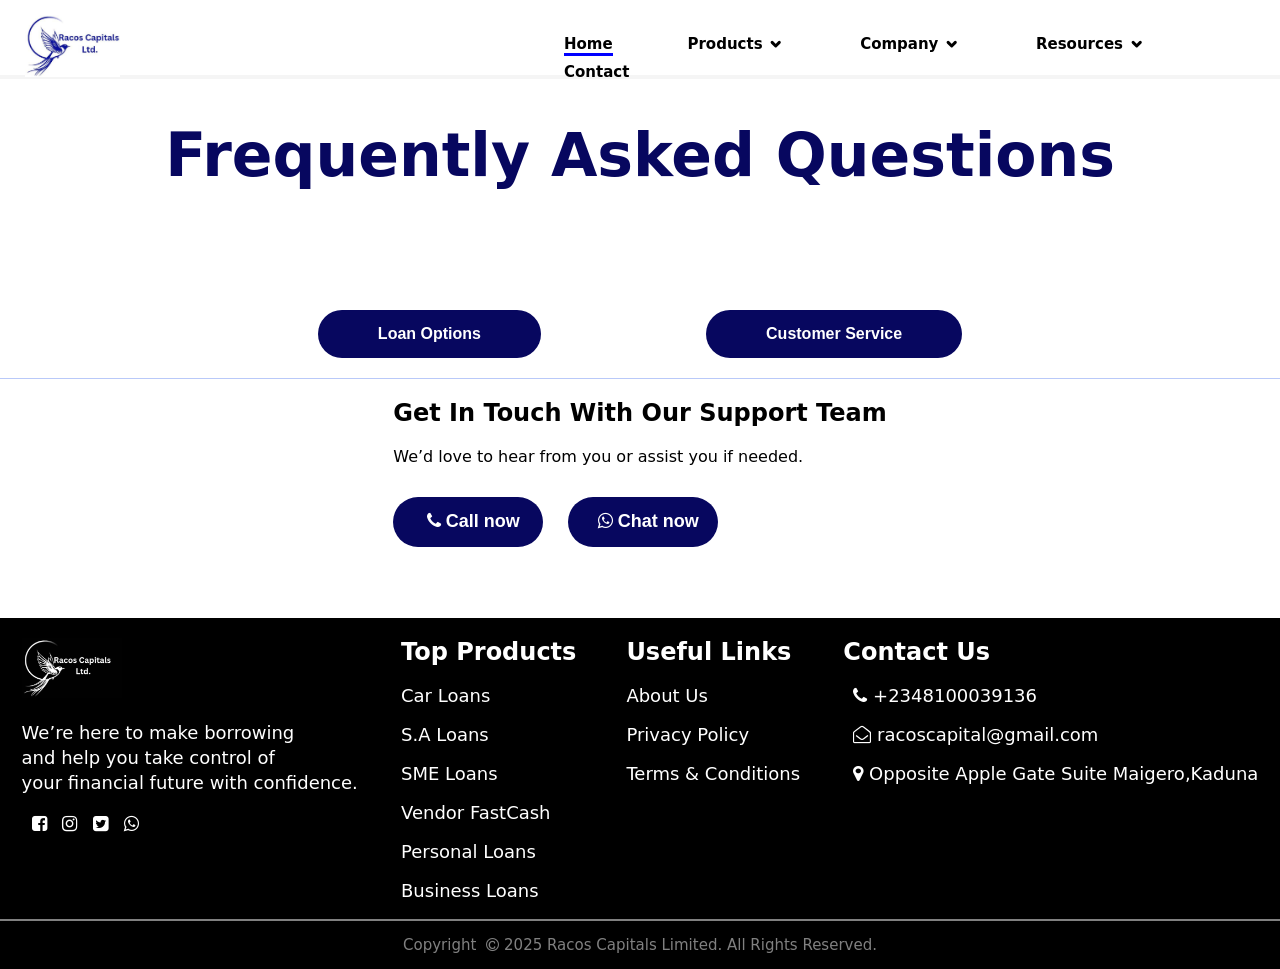
<file: FAQ.HTML>
<!DOCTYPE html>
<html>
  <head>
    <meta name="viewport" content="with=device-width, initial-scale=1.0">
    <meta charset="UTF-8" />
    <link rel="stylesheet" href="FAQ.CSS">
    <link rel="stylesheet" href="index.css">
    <title>FAQ</title>
    <link rel="stylesheet" href="https://cdnjs.cloudflare.com/ajax/libs/font-awesome/4.7.0/css/font-awesome.min.css">
  <body>
        <!--------first section--------->
        <section class="header">
            <nav>
               <a href="header-image"><img src="racos image.jpeg"></a>
                <div class="nav-links" id="navlinks">
                   <i class="fa fa-times" onclick="hideMenu()"></i>
                    <ul>
                      <div class="straight">
                        <LI class="home"><a href="index.html" class="active">Home</a></LI>
                      </div>
                        <div class="straight">
                        <LI class="nav__menu-item">
                          <a class="" href="">Products</a>
                          <svg class="chev" viewBox="0 0 25 20" fill="none" stroke="currentColor" stroke-width="5"
                          stroke-linecap="round" stroke-linejoin="round" aria-hidden="true"><polyline points="6 9 12 15 18 9"></polyline></svg>
                          <ul class="nav__submenu">
                           <li class="nav__submenu-item"><a class="car-loan" href="carloan.html">Car loans</a></li>
                           <li class="nav__submenu-item"><a href="#">SME loans</a></li>
                           <li class="nav__submenu-item"><a href="Businessloans.html">Business loans</a></li>
                           <li class="nav__submenu-item"><a href="Personal.html">Personal loans</a></li>
                            </ul>
                        </LI>
                        </div>
                        <div class="straight">
                        <LI class="nav__menu-item">
                          <a href="">Company</a>
                           <svg class="chev" viewBox="0 0 25 20" fill="none" stroke="currentColor" stroke-width="5"
                          stroke-linecap="round" stroke-linejoin="round" aria-hidden="true"><polyline points="6 9 12 15 18 9"></polyline></svg>
                           <ul class="nav__submenu">
                           <li class="nav__submenu-item"><a href="Campany.html">About Us</a></li>
                           <li class="nav__submenu-item"><a href="Campany.html">Our Values</a></li>
                           <li class="nav__submenu-item"><a href="Campany.html">Choose us</a></li>
                           <li class="nav__submenu-item"><a href="Campany.html">Review</a></li>
                            </ul>
                        </LI>
                        </div>
                        <div class="straight">
                        <LI class="nav__menu-item">
                          <a href="">Resources</a>
                            <svg class="chev" viewBox="0 0 25 20" fill="none" stroke="currentColor" stroke-width="5"
                          stroke-linecap="round" stroke-linejoin="round" aria-hidden="true"><polyline points="6 9 12 15 18 9"></polyline></svg>
                          <ul class="nav__submenu">
                           <li class="nav__submenu-item"><a href="FAQ.HTML">FAQ</a></li>
                           <li class="nav__submenu-item"><a href="privacy.html">Privacy & Terms</a></li>
                            </ul>
                        </LI>
                        </div>
                        <div class="straight">
                        <LI><a class="contact" href="APPLICATIONFOAM.HTML">Contact</a></LI>
                        </div>
                    </ul>
                </div>
              <i class="fa fa-bars" onclick="showMenu()"></i>
            </nav>
        </section>
        <section>
          <div class="differ">
          <div class="FAQ">
            <h1>
              Frequently Asked Questions
            </h1>
            <div class="tab">
            <button class="tablinks" onclick="openCity(event,'London')">
              Loan Options
            </button>
            <button class="tablinks" onclick="openCity(event,'Paris')">
              Customer Service
            </button>
          </div>
          </div>
        
        <div id="London" class="tabcontent">
          <h1>Got questions to ask us about our <span class="Options">loan<br> options?</span> Feel free to ask.</h1>
          <div class="spacepan-div">
          <button class="accordion">What types of loans do you offer?
            <span class="ICON-S">   
             <svg class="chev" viewBox="0 0 25 20" fill="none" stroke="currentColor" stroke-width="4"
           stroke-linecap="round" stroke-linejoin="round" aria-hidden="true"><polyline points="6 9 12 15 18 9"></polyline></svg>
          </span>
          </button>
         <div class="panel">
         <p>
          <span class="dot"></span> We offer four main types of loans: car loans, personal loans, SME loans, and business loans.
        </p>
        </div>
          </div>
         <div class="spacepan-div">
        <button class="accordion">How much can I borrow with a car loan?
          <span class="ICON-2">   
             <svg class="chev" viewBox="0 0 25 20" fill="none" stroke="currentColor" stroke-width="4"
             stroke-linecap="round" stroke-linejoin="round" aria-hidden="true"><polyline points="6 9 12 15 18 9"></polyline></svg>
          </span>
        </button>
         <div class="panel">
        <p>
          <span class="dot"></span> The amount you can borrow for a car loan depends on the value of the vehicle you are using as collateral.</p>
        </div>
         </div>
       
       <div class="spacepan-div">
        <button class="accordion">What is the maximum amount for personal loans?
          <span class="ICON-3">   
             <svg class="chev" viewBox="0 0 25 20" fill="none" stroke="currentColor" stroke-width="4"
             stroke-linecap="round" stroke-linejoin="round" aria-hidden="true"><polyline points="6 9 12 15 18 9"></polyline></svg>
          </span>
      </button>
      <div class="panel">
      <p><span class="dot"></span> You can borrow up to 10 million naira for personal projects, secured by collateral such as a car, landed property, or sophisticated gadgets.</p>
     </div>
       </div>
      <div class="spacepan-div">
               <button class="accordion">What are the repayment periods for the different loans?
            <span class="ICON-3">   
             <svg class="chev" viewBox="0 0 25 20" fill="none" stroke="currentColor" stroke-width="4"
           stroke-linecap="round" stroke-linejoin="round" aria-hidden="true"><polyline points="6 9 12 15 18 9"></polyline></svg>
          </span>
          </button>
         <div class="panel">
         <p>
          <span class="dot"></span> Car loans and personal loans typically have a repayment period of 1 to 6 months. Business loans may vary based on the agreement.
        </p>
        </div>
        </div>
         <div class="spacepan-div">
        <button class="accordion"> How quickly can I access funds from a personal loan?
          <span class="ICON-3">   
             <svg class="chev" viewBox="0 0 25 20" fill="none" stroke="currentColor" stroke-width="4"
             stroke-linecap="round" stroke-linejoin="round" aria-hidden="true"><polyline points="6 9 12 15 18 9"></polyline></svg>
          </span>
        </button>
         <div class="panel">
        <p>
          <span class="dot"></span> Funds from a personal loan can be disbursed within an hour after completing the necessary documentation and  inspection.</p>
        </div>
         </div>
       
       <div class="spacepan-div">
        <button class="accordion">What collateral do I need for a business loan?
          <span class="ICON-3">   
             <svg class="chev" viewBox="0 0 25 20" fill="none" stroke="currentColor" stroke-width="4"
             stroke-linecap="round" stroke-linejoin="round" aria-hidden="true"><polyline points="6 9 12 15 18 9"></polyline></svg>
          </span>
      </button>
      <div class="panel">
      <p><span class="dot"></span> For a business loan, you can use moveable assets, landed properties, or other valuable assets as collateral.</p>
     </div>
         </div>

          <div class="spacepan-div">
        <button class="accordion">What qualifications do I need to apply for a loan?
          <span class="ICON-3">   
             <svg class="chev" viewBox="0 0 25 20" fill="none" stroke="currentColor" stroke-width="4"
             stroke-linecap="round" stroke-linejoin="round" aria-hidden="true"><polyline points="6 9 12 15 18 9"></polyline></svg>
          </span>
      </button>
      <div class="panel">
      <p><span class="dot"></span> </p>You need to provide collateral, proof of income, and any necessary documentation related to the asset being used.
     </div>
         </div>

          <div class="spacepan-div">
        <button class="accordion">Can I apply for multiple loans at once?
          <span class="ICON-3">   
             <svg class="chev" viewBox="0 0 25 20" fill="none" stroke="currentColor" stroke-width="4"
             stroke-linecap="round" stroke-linejoin="round" aria-hidden="true"><polyline points="6 9 12 15 18 9"></polyline></svg>
          </span>
      </button>
      <div class="panel">
      <p><span class="dot"></span> Yes, you can apply for multiple loans, provided you meet the eligibility criteria for each type.</p>
     </div>
         </div>

          <div class="spacepan-div">
        <button class="accordion">What collateral do I need for a business loan?
          <span class="ICON-3">   
             <svg class="chev" viewBox="0 0 25 20" fill="none" stroke="currentColor" stroke-width="4"
             stroke-linecap="round" stroke-linejoin="round" aria-hidden="true"><polyline points="6 9 12 15 18 9"></polyline></svg>
          </span>
      </button>
      <div class="panel">
      <p><span class="dot"></span> For a business loan, you can use moveable assets, landed properties, or other valuable assets as collateral.</p>
     </div>
         </div>

          <div class="spacepan-div">
        <button class="accordion">What happens if I miss a payment?
          <span class="ICON-3">   
             <svg class="chev" viewBox="0 0 25 20" fill="none" stroke="currentColor" stroke-width="4"
             stroke-linecap="round" stroke-linejoin="round" aria-hidden="true"><polyline points="6 9 12 15 18 9"></polyline></svg>
          </span>
      </button>
      <div class="panel">
      <p><span class="dot"></span> Missing a payment may result in late fees, and we may take action regarding the collateral used for the loan.</p>
     </div>
         </div>

          <div class="spacepan-div">
        <button class="accordion">How do I start the loan application process?
          <span class="ICON-3">   
             <svg class="chev" viewBox="0 0 25 20" fill="none" stroke="currentColor" stroke-width="4"
             stroke-linecap="round" stroke-linejoin="round" aria-hidden="true"><polyline points="6 9 12 15 18 9"></polyline></svg>
          </span>
      </button>
      <div class="panel">
      <p><span class="dot"></span> You can begin the loan application process by visiting our office or contacting our consumer service.</p>
     </div>
         </div>
         </div>
        </div>


        <div id="Paris" class="tabcontent">
          <h1>Got questions to ask us about our <span class="Options">customer<br> service?</span> Feel free to ask.</h1>
          <div class="spacepan-div">
          <button class="accordion">How can I contact customer service?
            <span class="ICON-S">   
             <svg class="chev" viewBox="0 0 25 20" fill="none" stroke="currentColor" stroke-width="4"
           stroke-linecap="round" stroke-linejoin="round" aria-hidden="true"><polyline points="6 9 12 15 18 9"></polyline></svg>
          </span>
          </button>
         <div class="panel">
         <p>
          <span class="dot"></span> You can reach us via phone, email, or through our online chat support on the website.
        </p>
        </div>
          </div>
         <div class="spacepan-div">
        <button class="accordion">What are your customer service hours?
          <span class="ICON-2">   
             <svg class="chev" viewBox="0 0 25 20" fill="none" stroke="currentColor" stroke-width="4"
             stroke-linecap="round" stroke-linejoin="round" aria-hidden="true"><polyline points="6 9 12 15 18 9"></polyline></svg>
          </span>
        </button>
         <div class="panel">
        <p>
          <span class="dot"></span> Our customer service is available from 8 AM to 6 PM, Monday to Friday.</p>
        </div>
         </div>
       
       <div class="spacepan-div">
        <button class="accordion">How long does it take to get a response?
          <span class="ICON-3">   
             <svg class="chev" viewBox="0 0 25 20" fill="none" stroke="currentColor" stroke-width="4"
             stroke-linecap="round" stroke-linejoin="round" aria-hidden="true"><polyline points="6 9 12 15 18 9"></polyline></svg>
          </span>
      </button>
      <div class="panel">
      <p><span class="dot"></span> We aim to respond to all inquiries within 24 hours.</p>
     </div>
       </div>
      <div class="spacepan-div">
               <button class="accordion">Can I track the status of my loan application?
            <span class="ICON-3">   
             <svg class="chev" viewBox="0 0 25 20" fill="none" stroke="currentColor" stroke-width="4"
           stroke-linecap="round" stroke-linejoin="round" aria-hidden="true"><polyline points="6 9 12 15 18 9"></polyline></svg>
          </span>
          </button>
         <div class="panel">
         <p>
          <span class="dot"></span> Yes, you can track your loan application status by contacting customer service or checking your account online.
        </p>
        </div>
        </div>
         <div class="spacepan-div">
        <button class="accordion"> How do I update my contact information?
          <span class="ICON-3">   
             <svg class="chev" viewBox="0 0 25 20" fill="none" stroke="currentColor" stroke-width="4"
             stroke-linecap="round" stroke-linejoin="round" aria-hidden="true"><polyline points="6 9 12 15 18 9"></polyline></svg>
          </span>
        </button>
         <div class="panel">
        <p>
          <span class="dot"></span> You can update your contact details by calling customer service or through your online account.</p>
        </div>
         </div>
       
       <div class="spacepan-div">
        <button class="accordion">What if I have an issue with my loan repayment?
          <span class="ICON-3">   
             <svg class="chev" viewBox="0 0 25 20" fill="none" stroke="currentColor" stroke-width="4"
             stroke-linecap="round" stroke-linejoin="round" aria-hidden="true"><polyline points="6 9 12 15 18 9"></polyline></svg>
          </span>
      </button>
      <div class="panel">
      <p><span class="dot"></span> If you're having trouble with repayment, please contact us immediately to discuss options and avoid penalties.</p>
     </div>
         </div>

          <div class="spacepan-div">
        <button class="accordion">How do I file a complaint?
          <span class="ICON-3">   
             <svg class="chev" viewBox="0 0 25 20" fill="none" stroke="currentColor" stroke-width="4"
             stroke-linecap="round" stroke-linejoin="round" aria-hidden="true"><polyline points="6 9 12 15 18 9"></polyline></svg>
          </span>
      </button>
      <div class="panel">
      <p><span class="dot"></span> You can file a complaint by calling or emailing our customer service team, and we'll assist you promptly.</p>
     </div>
         </div>

          <div class="spacepan-div">
        <button class="accordion">Can I request a loan statement?
          <span class="ICON-3">   
             <svg class="chev" viewBox="0 0 25 20" fill="none" stroke="currentColor" stroke-width="4"
             stroke-linecap="round" stroke-linejoin="round" aria-hidden="true"><polyline points="6 9 12 15 18 9"></polyline></svg>
          </span>
      </button>
      <div class="panel">
      <p><span class="dot"></span> Yes, you can request a loan statement at any time through customer service or by accessing your account online.</p>
     </div>
         </div>

          <div class="spacepan-div">
        <button class="accordion">How do I reset my account password?
          <span class="ICON-3">   
             <svg class="chev" viewBox="0 0 25 20" fill="none" stroke="currentColor" stroke-width="4"
             stroke-linecap="round" stroke-linejoin="round" aria-hidden="true"><polyline points="6 9 12 15 18 9"></polyline></svg>
          </span>
      </button>
      <div class="panel">
      <p><span class="dot"></span> To reset your password, you can follow the instructions on our website or contact customer service for help.</p>
     </div>
         </div>

          <div class="spacepan-div">
        <button class="accordion">Is there an office location I can visit?
          <span class="ICON-3">   
             <svg class="chev" viewBox="0 0 25 20" fill="none" stroke="currentColor" stroke-width="4"
             stroke-linecap="round" stroke-linejoin="round" aria-hidden="true"><polyline points="6 9 12 15 18 9"></polyline></svg>
          </span>
      </button>
      <div class="panel">
      <p><span class="dot"></span> Yes, we have physical offices. Please contact customer service for the address and visiting hours.</p>
     </div>
         </div>
         </div>
        </div>
         </div>
        </section>

          <div class="discuss-div">
            <div>
                <h2>
                   Get In Touch With Our Support Team
                </h2>
                <p>We’d love to hear from you or assist you if needed.</p>
                <button class="button-now">
                  <a href="tel:+2348100039136" target="_parent" ><i class="fa fa-phone"></i> Call now</a>
                </button>
                <button class="button-just">
                 <a href="https://wa.me/2348082473725" target="_parent">
                  <i class="fa fa-whatsapp"></i> Chat now</a>
                </button>
            </div>
            </div>

        <!------last section------->
        <section class="last-sec">
          <div class="row-sec">
            <div>
              <img class="last-image" src="WhatsApp Image 2025-12-26 at 9.51.23 AM.jpeg">
              <p class="make-pag">
                We’re here to make borrowing <br> and help you take control of<br> your financial future with confidence.
              </p>
              <p class="fa-paraghraph">
              <a>
                <i class="fa fa-facebook-square"></i>
              </a>
              <a>
                <i class="fa fa-instagram" ></i>
              </a>
              <a>
                <i class="fa fa-twitter-square"></i>
              </a>
              <a href="https://wa.me/2347066565909" target="_parent">
                <i class="fa fa-whatsapp"></i>
              </a>
              </p>
            </div>
            <div class="useful-div">
              <div class="about-div">
                <h1>Top Products</h1>
                <p>
                <a href="carloan.html">Car Loans</a>
                </p>
                <p>
                <a href="Personal.html">S.A Loans</a>
                </p>
                <p>
                <a href="SMELOANS.html">SME Loans</a>
                </p>
                <P>
                <a href="Businessloans.html">Vendor FastCash</a>
                </P>
                <P>
                <a href="Personal.html">Personal Loans</a>
                </P>
                <p>
                  <a href="Businessloans.html">Business Loans</a>
                </p>
              </div>
              <div>
              <h1>Useful Links</h1>
              <p>
              <a href="Campany.html">About Us</a>
              </p>
              <p>
              <a href="privacy.html">Privacy Policy</a>
              </p>
              <p>
              <a href="term-condition.html">Terms & Conditions</a>
              </p>
              </div>
            </div>
            <div class="useful">
              <h1>Contact Us</h1>
              <p>
              <a><i class="fa fa-phone"></i>  +2348100039136
                </a>
              </p>
              <p>
             <a><i class="fa fa-envelope-open-o"></i> racoscapital@gmail.com
              </a>
              </p>
              <p>
              <a><i class="fa fa-map-marker"></i> Opposite Apple Gate Suite Maigero,Kaduna</a>
              </p>
            </div>
          </div>
        </section>
        
        <section class="copy-right">
          <div class="copy-div">
            <p>Copyright<i class="fa fa-copyright"></i> 2025 Racos Capitals Limited. All Rights Reserved.</p>
          </div>
        </section>


        <!--------javascript for toggle menu----------->
        <script>

            var navlinks = document.getElementById("navlinks")
            function showMenu(){
                navlinks.style.right = "0";
            }
            function hideMenu(){
            navlinks.style.right = "-100%";
            }
            
    // Accordion (product toggle) behavior: multi-open by default
    (function () {
      const list = document.getElementById('accordionList');
      const items = Array.from(list.querySelectorAll('.acc-item'));
      items.forEach((item, idx) => {
        const LI = item.querySelector('.toggle-btn');
        const panel = item.querySelector('.acc-panel');
        const panelId = LI.getAttribute('aria-controls');
        // link aria-labelledby for screen readers
        panel.setAttribute('aria-labelledby', LI.id || '');
        // ensure hidden by default
        panel.hidden = true;
        panel.setAttribute('aria-hidden', 'true');

        // click toggle
        btn.addEventListener('click', (e) => {
          const isOpen = LI.getAttribute('aria-expanded') === 'true';
          if (isOpen) {
            // close
            LI.setAttribute('aria-expanded', 'false');
            panel.setAttribute('aria-hidden', 'true');
            // collapse smoothly
            panel.style.maxHeight = panel.scrollHeight + 'px';
            requestAnimationFrame(() => {
              panel.style.maxHeight = '0px';
              panel.classList.remove('open');
            });
            const handler = (ev) => {
              if (ev.propertyName && ev.propertyName.indexOf('max-height') === -1) return;
              panel.hidden = true;
              panel.removeEventListener('transitionend', handler);
            };
            panel.addEventListener('transitionend', handler);
          } else {
            // open
            LI.setAttribute('aria-expanded', 'true');
            panel.hidden = false;
            panel.setAttribute('aria-hidden', 'false');
            const full = panel.scrollHeight;
            panel.style.maxHeight = full + 'px';
            panel.classList.add('open');
          }
        });

        // keyboard support on button
        LI.addEventListener('keydown', (e) => {
          if (e.key === 'Enter' || e.key === ' ') {
            e.preventDefault();
            LI.click();
          }
        });
      });
    })();
        </script>

        <script>
          function openCity(evt, cityName) {
            var i, tabcontent,tablinks;
            tabcontent =
            document.getElementsByClassName("tabcontent");
            for (i = 0; i < tabcontent.length; 
            i++)  {   
            tabcontent[i].style.display ="none";
          }
          tablinks =
          document.getElementsByClassName("tablinks");
          for (i = 0; i < tablinks.length;
            i++) {
              tablinks[i].className =
              tablinks[i].className.replace("active", "");
            }

            document.getElementById(cityName) .style.display="block";
            evt.currentTarget.className += "active";
          }
        </script>

        <script>
var acc = document.getElementsByClassName("accordion");
var i;

for (i = 0; i < acc.length; i++) {
  acc[i].addEventListener("click", function() {
    this.classList.toggle("active");
    var panel = this.nextElementSibling;
    if (panel.style.display === "block") {
      panel.style.display = "none";
    } else {
      panel.style.display = "block";
    }
  });
}
</script>
  </body>
  </head>
</html>
</file>
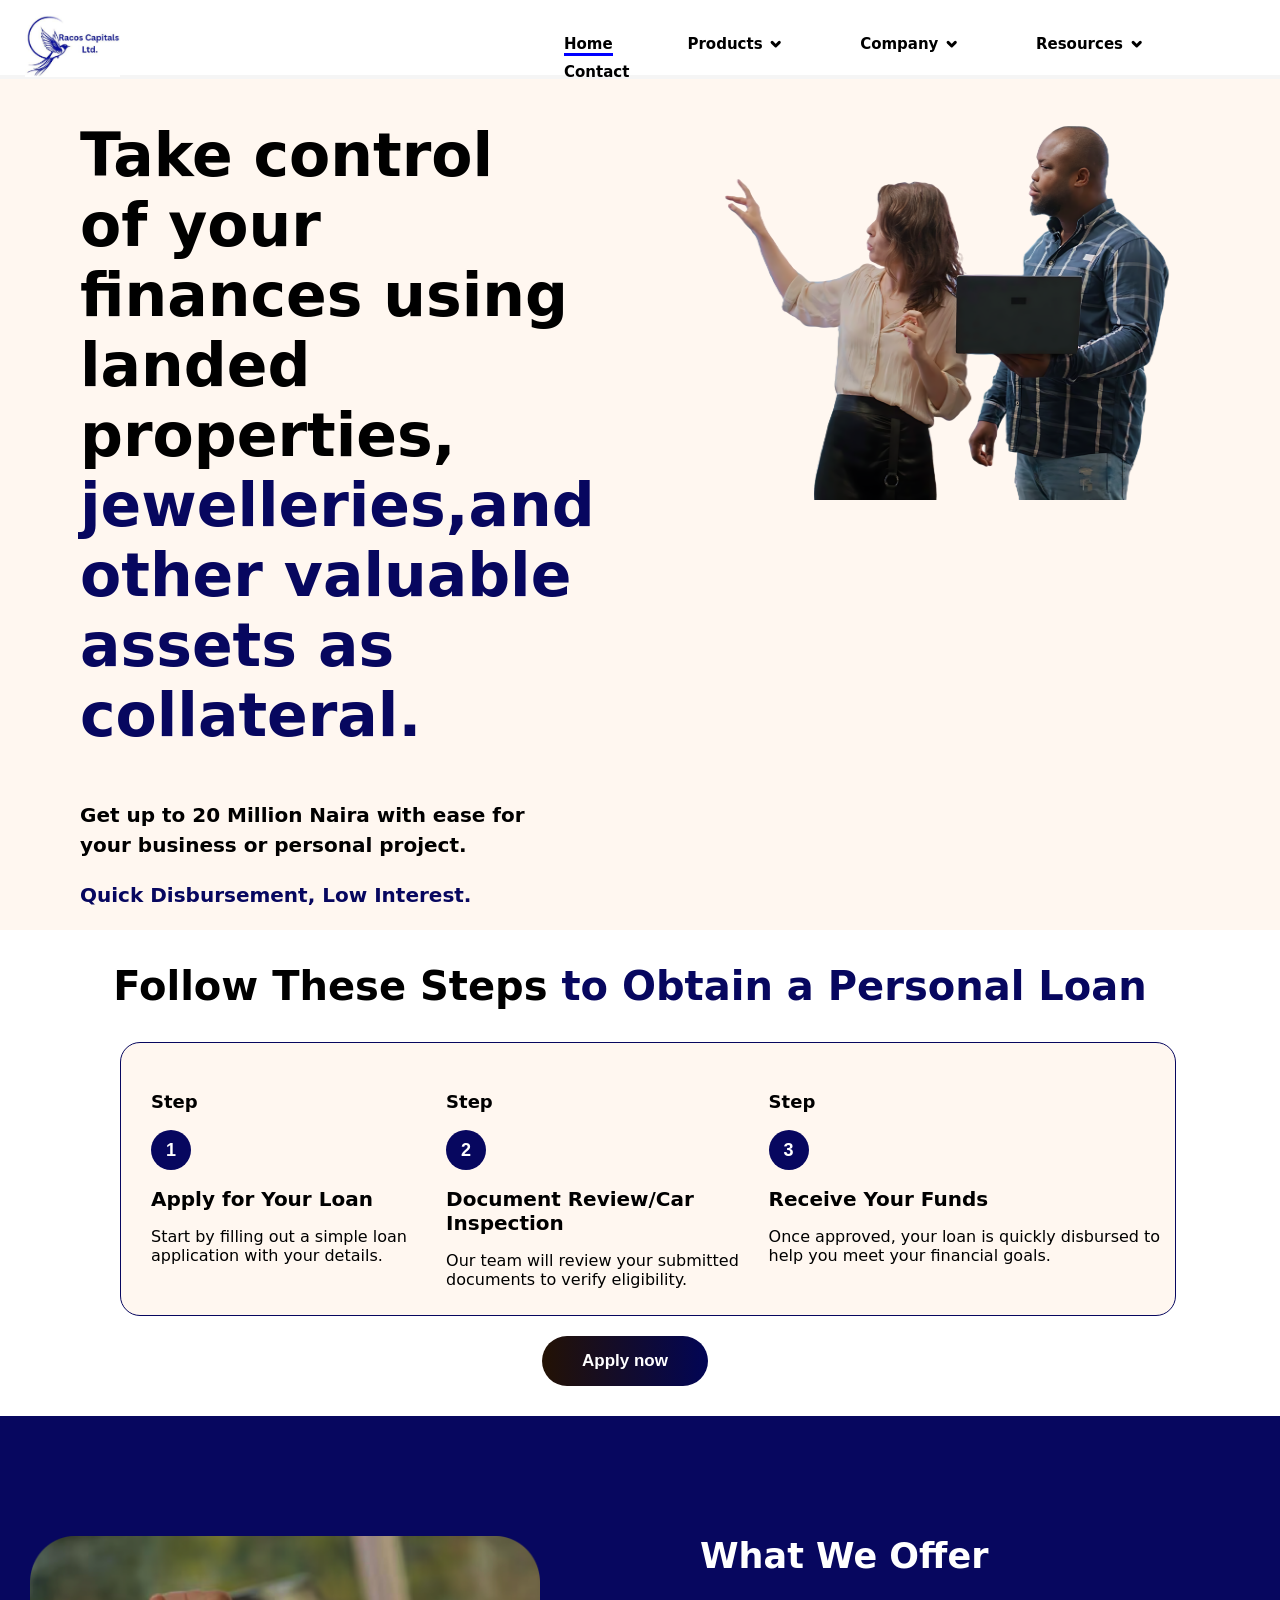
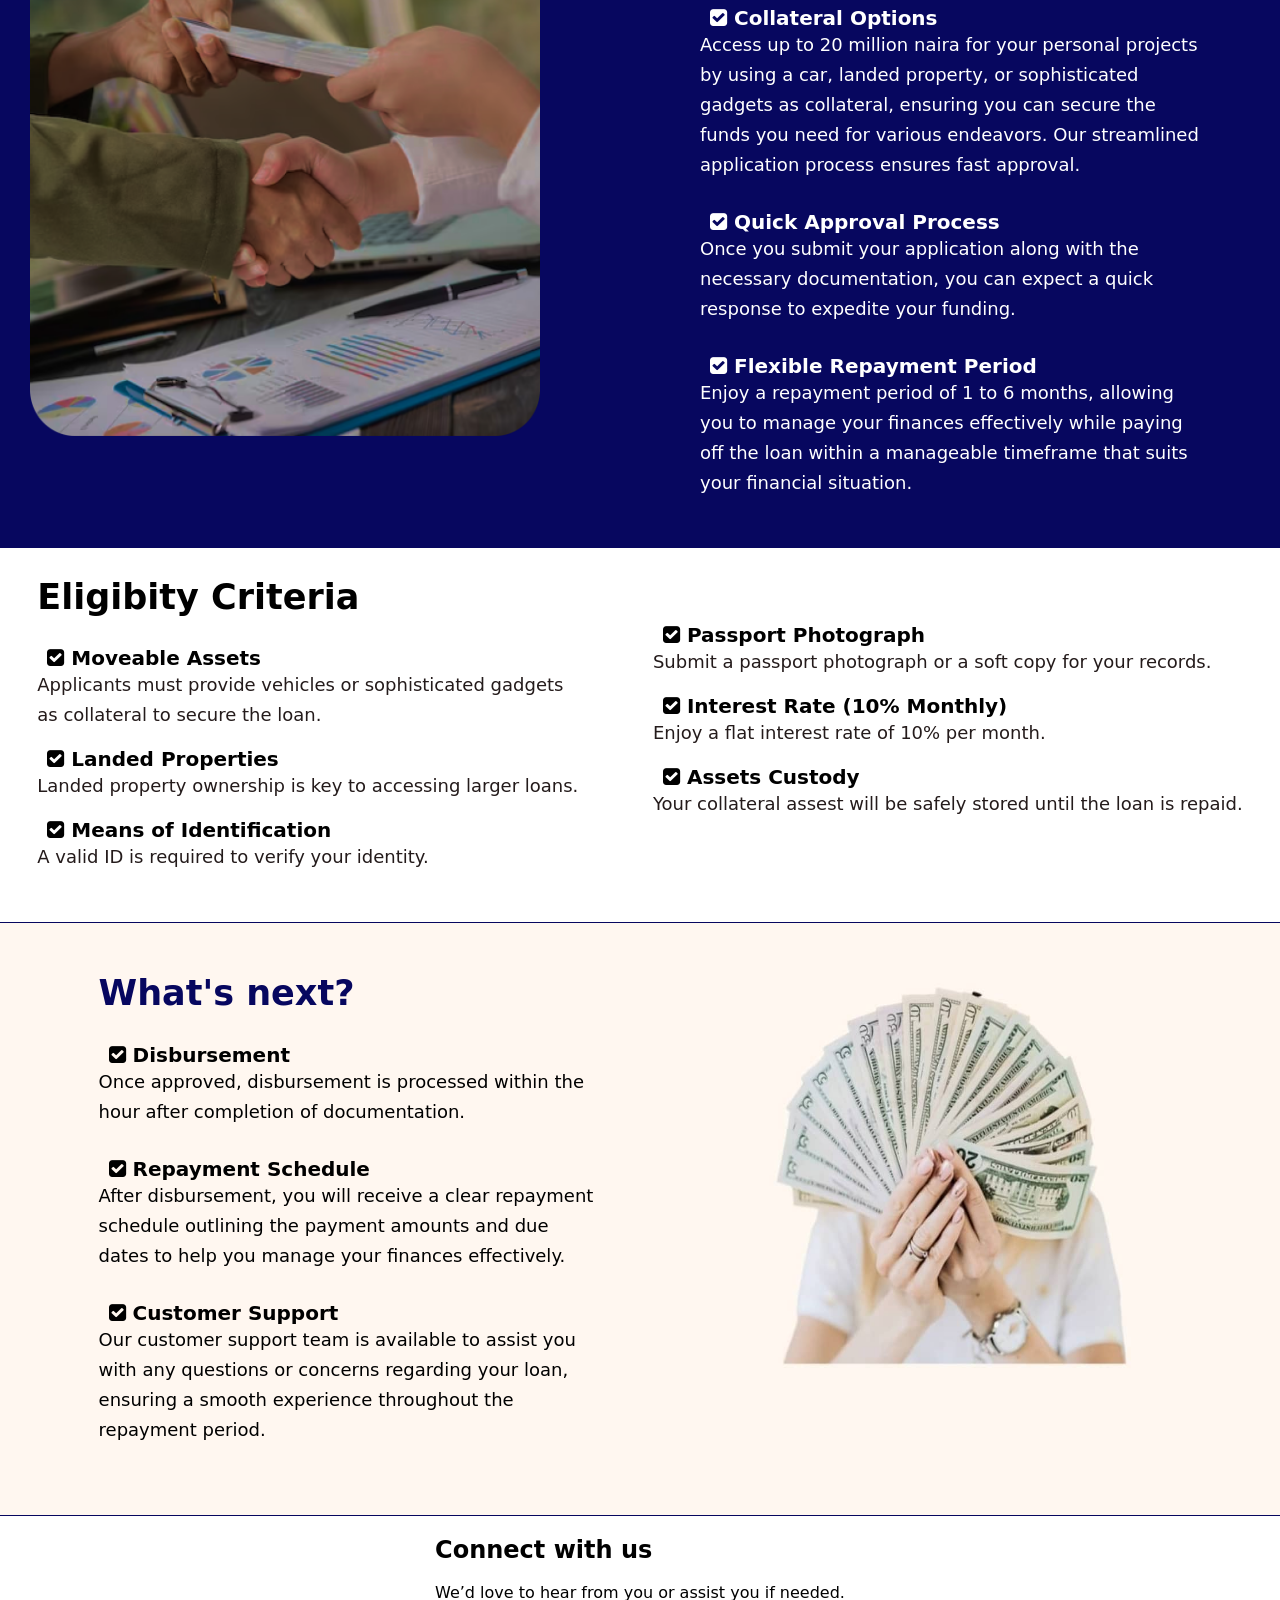
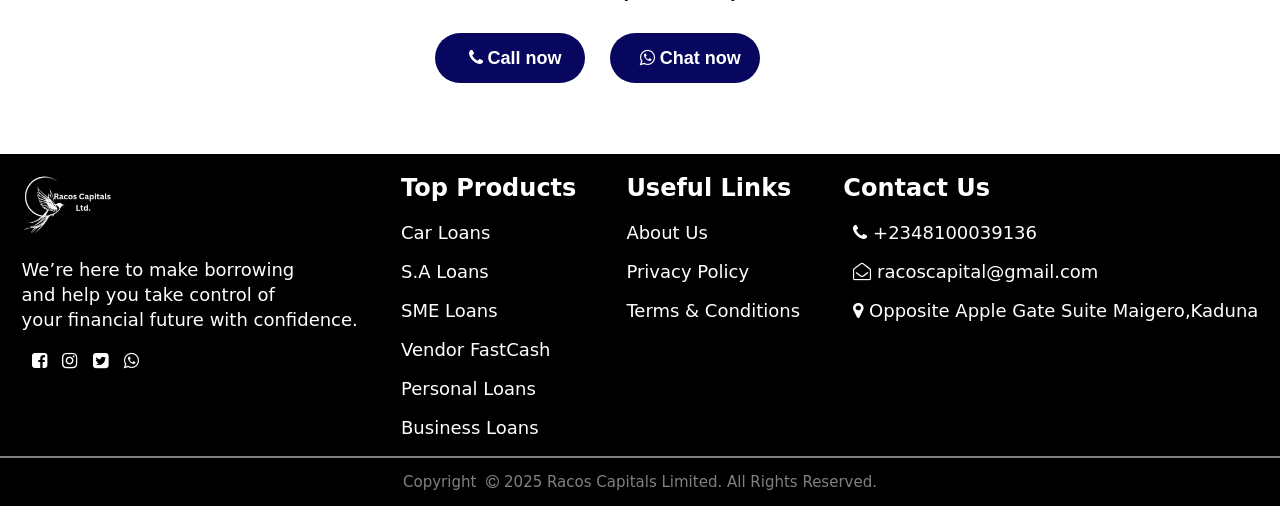
<file: Personal.html>
<!DOCTYPE html>
<html>
  <head>
    <meta name="viewport" content="with=device-width, initial-scale=1.0">
    <meta charset="UTF-8" />
    <link rel="stylesheet" href="personal.css">
    <link rel="stylesheet" href="index.css">
    <title>Personal-loans</title>
    <link rel="stylesheet" href="https://cdnjs.cloudflare.com/ajax/libs/font-awesome/4.7.0/css/font-awesome.min.css">
  <body>
        <!--------first section--------->
        <section class="header">
            <nav>
               <a href="header-image"><img src="racos image.jpeg"></a>
                <div class="nav-links" id="navlinks">
                   <i class="fa fa-times" onclick="hideMenu()"></i>
                    <ul>
                      <div class="straight">
                        <LI class="home"><a href="index.html" class="active">Home</a></LI>
                      </div>
                        <div class="straight">
                        <LI class="nav__menu-item">
                          <a class="" href="">Products</a>
                          <svg class="chev" viewBox="0 0 25 20" fill="none" stroke="currentColor" stroke-width="5"
                          stroke-linecap="round" stroke-linejoin="round" aria-hidden="true"><polyline points="6 9 12 15 18 9"></polyline></svg>
                          <ul class="nav__submenu">
                           <li class="nav__submenu-item"><a class="car-loan" href="carloan.html">Car loans</a></li>
                           <li class="nav__submenu-item"><a href="SMELOANS.html">SME loans</a></li>
                           <li class="nav__submenu-item"><a href="Businessloans.html">Business loans</a></li>
                           <li class="nav__submenu-item"><a href="Personal.html">Personal loans</a></li>
                            </ul>
                        </LI>
                        </div>
                        <div class="straight">
                        <LI class="nav__menu-item">
                          <a href="">Company</a>
                           <svg class="chev" viewBox="0 0 25 20" fill="none" stroke="currentColor" stroke-width="5"
                          stroke-linecap="round" stroke-linejoin="round" aria-hidden="true"><polyline points="6 9 12 15 18 9"></polyline></svg>
                           <ul class="nav__submenu">
                           <li class="nav__submenu-item"><a href="Campany.html">About Us</a></li>
                           <li class="nav__submenu-item"><a href="Campany.html">Our Values</a></li>
                           <li class="nav__submenu-item"><a href="Campany.html">Choose us</a></li>
                           <li class="nav__submenu-item"><a href="Campany.html">Review</a></li>
                            </ul>
                        </LI>
                        </div>
                        <div class="straight">
                        <LI class="nav__menu-item">
                          <a href="">Resources</a>
                            <svg class="chev" viewBox="0 0 25 20" fill="none" stroke="currentColor" stroke-width="5"
                          stroke-linecap="round" stroke-linejoin="round" aria-hidden="true"><polyline points="6 9 12 15 18 9"></polyline></svg>
                          <ul class="nav__submenu">
                           <li class="nav__submenu-item"><a href="FAQ.HTML">FAQ</a></li>
                           <li class="nav__submenu-item"><a href="privacy.html">Privacy & Terms</a></li>
                            </ul>
                        </LI>
                        </div>
                        <div class="straight">
                        <LI><a class="contact" href="APPLICATIONFOAM.HTMLs">Contact</a></LI>
                        </div>
                    </ul>
                </div>
              <i class="fa fa-bars" onclick="showMenu()"></i>
            </nav>
        </section>
        <section class="sec-take">
          <div class="take-div">
            <div class="control-div">
              <h1>
                Take control of your finances using landed properties, <span class="collateral">jewelleries,and other valuable assets as collateral.</span>
              </h1>
              <p>
                Get up to 20 Million Naira with ease for your business or personal project.
              </p>
              <p class="colour-quick">
                Quick Disbursement, Low Interest.
              </p>
            </div>
            <div>
              <img src="business-hero-DDyVwuKq.png">
            </div>
          </div>
        </section>
        <section>
              <div class="follow-step">
              <h1 >
              Follow These Steps <span class="collateral">to Obtain a Personal Loan</span>
            </h1>
        </div>
          <div class="sec-take">
            <div class="background-div">
              <div class="space-div">
                <p class="step">Step</p>
                <button class="number-btn">1</button>
                <h2>Apply for Your Loan</h2>
                <p>
                  Start by filling out a simple loan application with your details.
                </p>
              </div>
              <div class="space-div">
                <p class="step">Step</p>
                <button class="number-btn">2</button>
                <h2>Document Review/Car<br> Inspection</h2>
                <p>Our team will review your submitted documents to verify eligibility.</p>
              </div>
              <div class="space-div">
                <p class="step">Step</p>
                <button class="number-btn">3</button>
                <h2>Receive Your Funds</h2>
                <P>Once approved, your loan is quickly disbursed to help you meet your financial goals.</P>
              </div>
            </div> 
          </div>
          <div class="follow-step">
            <a href="APPLICATIONFOAM.HTML">
            <button class="apply-now">Apply now</button>
            </a>
          </div>
        </section>
         <section class="sec-take">
          <div class="offer-div">
            <div>
              <img src="business-funding-DTN47K6d.png">
            </div>
            <div class="what-div">
              <h1>
                What We Offer
              </h1>
              <h2>
               <i class="fa fa-check-square"></i> Collateral Options
              </h2>
              <p>
                Access up to 20 million naira for your personal projects by using a car, landed property, or sophisticated gadgets as collateral, ensuring you can secure the funds you need for various endeavors. Our streamlined application process ensures fast approval.
              </p>

              <h2>
                <i class="fa fa-check-square"></i> Quick Approval Process
              </h2>
              <p>
                Once you submit your application along with the necessary documentation, you can expect a quick response to expedite your funding.
              </p>

              <h2>
               <i class="fa fa-check-square"></i> Flexible Repayment Period
              </h2>
              <p>
                Enjoy a repayment period of 1 to 6 months, allowing you to manage your finances effectively while paying off the loan within a manageable timeframe that suits your financial situation.
              </p>
            </div>
          </div>
        </section>

        <section>
          <div class="criteria-div">
            <div class="car-div">
              <h1>Eligibity Criteria</h1>
              <h2><i class="fa fa-check-square"></i> Moveable Assets</h2>
              <p>
                Applicants must provide vehicles or sophisticated gadgets<br> as collateral to secure the loan.
              </p>

              <h2> <i class="fa fa-check-square"></i> Landed Properties</h2>
              <p>
                Landed property ownership is key to accessing larger loans.
              </p>

              <h2><i class="fa fa-check-square"></i> Means of Identification</h2>
              <p>
                A valid ID is required to verify your identity.
              </p>
            </div>
            <div class="passport-div">
              <h2 class="pass-para"><i class="fa fa-check-square"></i> Passport Photograph</h2>
              <p>Submit a passport photograph or a soft copy for your records.</p>

              <h2><i class="fa fa-check-square"></i> Interest Rate (10% Monthly)</h2>
              <p>
                Enjoy a flat interest rate of 10% per month.
              </p>

              <h2><i class="fa fa-check-square"></i> Assets Custody
            </h2>
              <p>Your collateral assest will be safely stored until the loan is repaid.</p>
            </div>
          </div>
        </section>
         <section class="sec-take">
          <div class="disburse-div">
            <div class="next-div">
              <h1>
                What's next?
              </h1>
              <h2>
              <i class="fa fa-check-square"></i> Disbursement
              </h2>
              <p>
                Once approved, disbursement is processed within the hour after completion of documentation.
              </p>

              <h2>
              <i class="fa fa-check-square"></i> Repayment Schedule
              </h2>
              <p>
                After disbursement, you will receive a clear repayment schedule outlining the payment amounts and due dates to help you manage your finances effectively.
              </p>

              <h2>
              <i class="fa fa-check-square"></i> Customer Support
              </h2>
              <p>
                Our customer support team is available to assist you with any questions or concerns regarding your loan, ensuring a smooth experience throughout the repayment period.
              </p>
            </div>
             <div>
              <img src="doollaImage 2026-01-04 at 6.28.05 AM.jpeg">
            </div>
          </div>
        </section>

                <div class="discuss-div">
            <div>
                <h2>
                   Connect with us
                </h2>
                <p>We’d love to hear from you or assist you if needed.</p>
                <button class="button-now">
                  <a href="tel:+2348100039136" target="_parent" ><i class="fa fa-phone"></i> Call now</a>
                </button>
                <button class="button-just">
                 <a href="https://wa.me/2348082473725">
                  <i class="fa fa-whatsapp"></i> Chat now</a>
                </button>
            </div>
            </div>
        <!------last section------->
        <section class="last-sec">
          <div class="row-sec">
            <div>
              <img class="last-image" src="WhatsApp Image 2025-12-26 at 9.51.23 AM.jpeg">
              <p class="make-pag">
                We’re here to make borrowing <br> and help you take control of<br> your financial future with confidence.
              </p>
              <p class="fa-paraghraph">
              <a>
                <i class="fa fa-facebook-square"></i>
              </a>
              <a>
                <i class="fa fa-instagram" ></i>
              </a>
              <a>
                <i class="fa fa-twitter-square"></i>
              </a>
              <a href="https://wa.me/2347066565909" target="_parent">
                <i class="fa fa-whatsapp"></i>
              </a>
              </p>
            </div>
            <div class="useful-div">
              <div class="about-div">
                <h1>Top Products</h1>
                <p>
                <a href="carloan.html">Car Loans</a>
                </p>
                <p>
                <a href="Personal.html">S.A Loans</a>
                </p>
                <p>
                <a href="SMELOANS.html">SME Loans</a>
                </p>
                <P>
                <a href="Businessloans.html">Vendor FastCash</a>
                </P>
                <P>
                <a href="Personal.html">Personal Loans</a>
                </P>
                <p>
                  <a href="Businessloans.html">Business Loans</a>
                </p>
              </div>
              <div>
              <h1>Useful Links</h1>
              <p>
              <a href="Campany.html">About Us</a>
              </p>
              <p>
              <a href="privacy.html">Privacy Policy</a>
              </p>
              <p>
              <a href="term-condition.html">Terms & Conditions</a>
              </p>
              </div>
            </div>
            <div class="useful">
              <h1>Contact Us</h1>
              <p>
              <a ><i class="fa fa-phone"></i> +2348100039136
                </a>
              </p>
              <p>
             <a><i class="fa fa-envelope-open-o"></i> racoscapital@gmail.com
              </a>
              </p>
              <p>
              <a><i class="fa fa-map-marker"></i> Opposite Apple Gate Suite Maigero,Kaduna</a>
              </p>
            </div>
          </div>
        </section>
        
        <section class="copy-right">
          <div class="copy-div">
            <p>Copyright<i class="fa fa-copyright"></i> 2025 Racos Capitals Limited. All Rights Reserved.</p>
          </div>
        </section>

<!--------javascript for toggle menu----------->
        <script>

            var navlinks = document.getElementById("navlinks")
            function showMenu(){
                navlinks.style.right = "0";
            }
            function hideMenu(){
            navlinks.style.right = "-100%";
            }
            
    // Accordion (product toggle) behavior: multi-open by default
    (function () {
      const list = document.getElementById('accordionList');
      const items = Array.from(list.querySelectorAll('.acc-item'));
      items.forEach((item, idx) => {
        const LI = item.querySelector('.toggle-btn');
        const panel = item.querySelector('.acc-panel');
        const panelId = LI.getAttribute('aria-controls');
        // link aria-labelledby for screen readers
        panel.setAttribute('aria-labelledby', LI.id || '');
        // ensure hidden by default
        panel.hidden = true;
        panel.setAttribute('aria-hidden', 'true');

        // click toggle
        btn.addEventListener('click', (e) => {
          const isOpen = LI.getAttribute('aria-expanded') === 'true';
          if (isOpen) {
            // close
            LI.setAttribute('aria-expanded', 'false');
            panel.setAttribute('aria-hidden', 'true');
            // collapse smoothly
            panel.style.maxHeight = panel.scrollHeight + 'px';
            requestAnimationFrame(() => {
              panel.style.maxHeight = '0px';
              panel.classList.remove('open');
            });
            const handler = (ev) => {
              if (ev.propertyName && ev.propertyName.indexOf('max-height') === -1) return;
              panel.hidden = true;
              panel.removeEventListener('transitionend', handler);
            };
            panel.addEventListener('transitionend', handler);
          } else {
            // open
            LI.setAttribute('aria-expanded', 'true');
            panel.hidden = false;
            panel.setAttribute('aria-hidden', 'false');
            const full = panel.scrollHeight;
            panel.style.maxHeight = full + 'px';
            panel.classList.add('open');
          }
        });

        // keyboard support on button
        LI.addEventListener('keydown', (e) => {
          if (e.key === 'Enter' || e.key === ' ') {
            e.preventDefault();
            LI.click();
          }
        });
      });
    })();
        </script>
  </body>
</html>
</file>
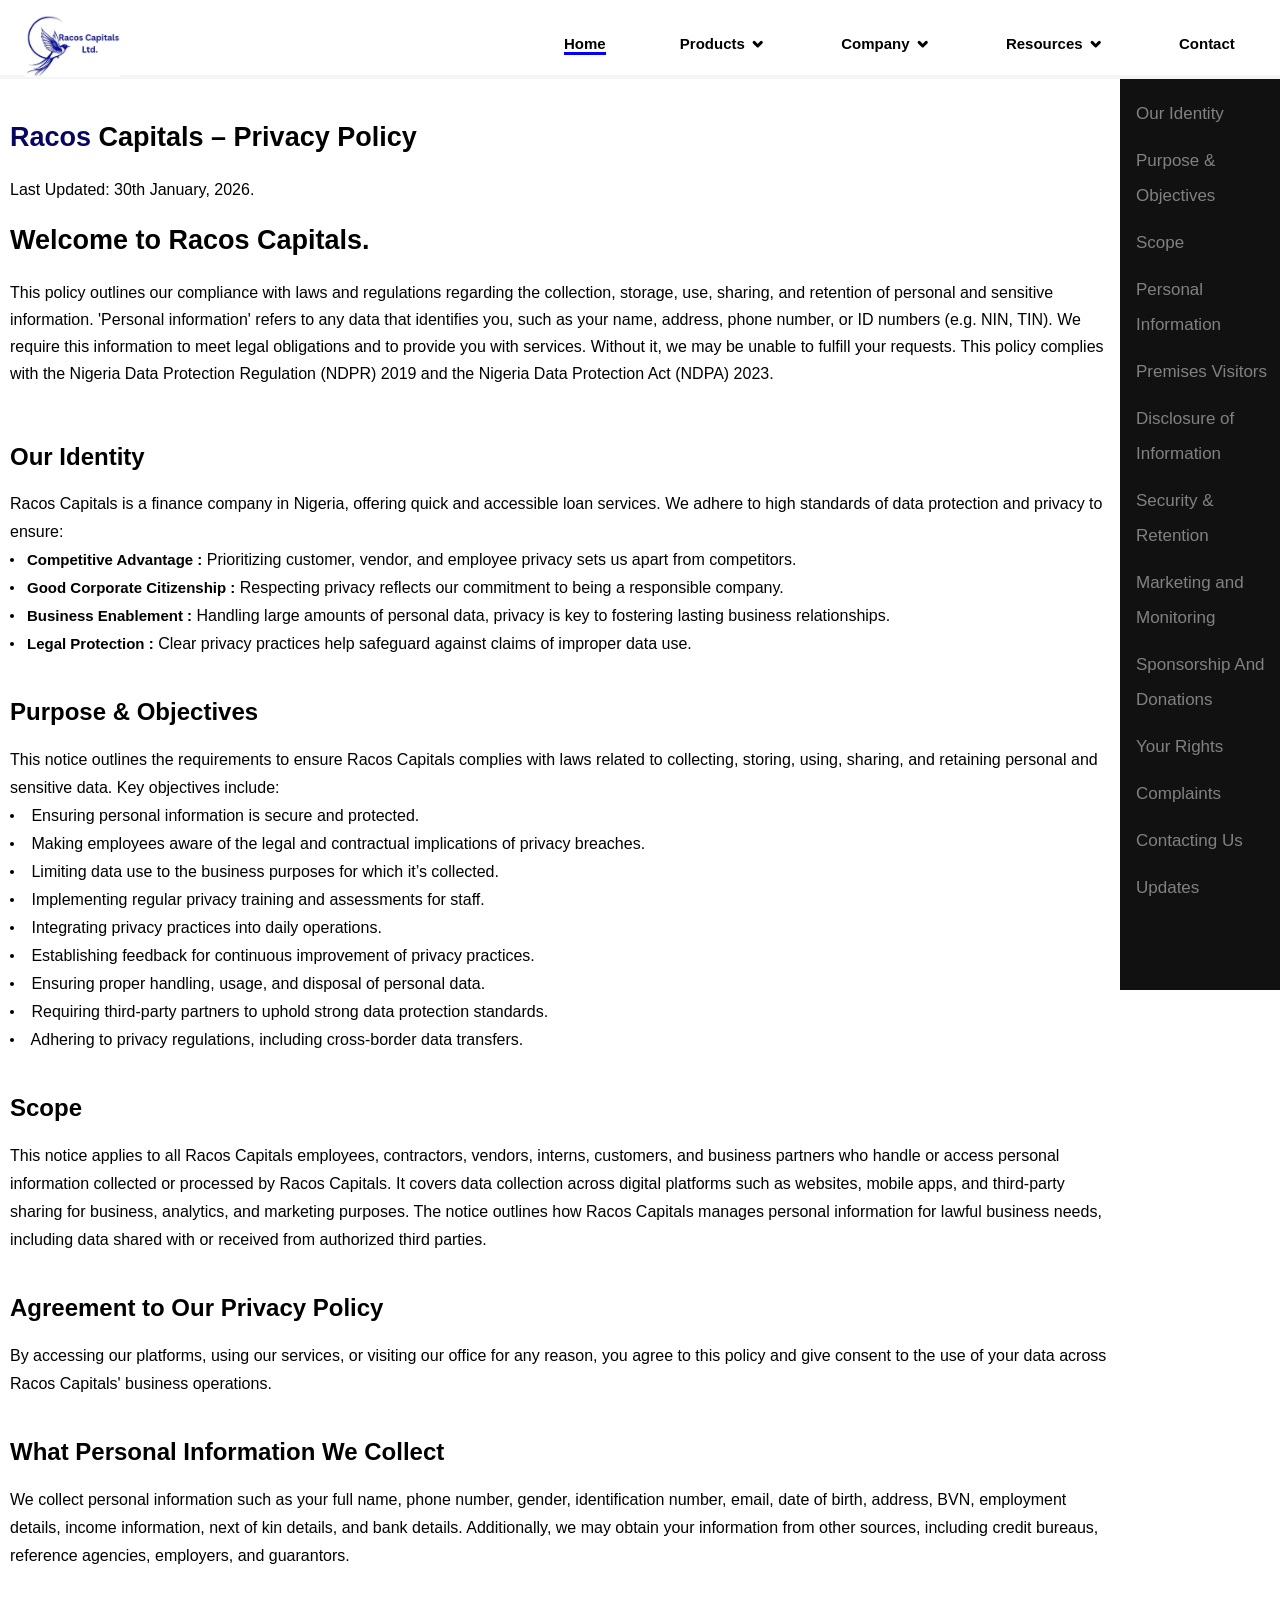
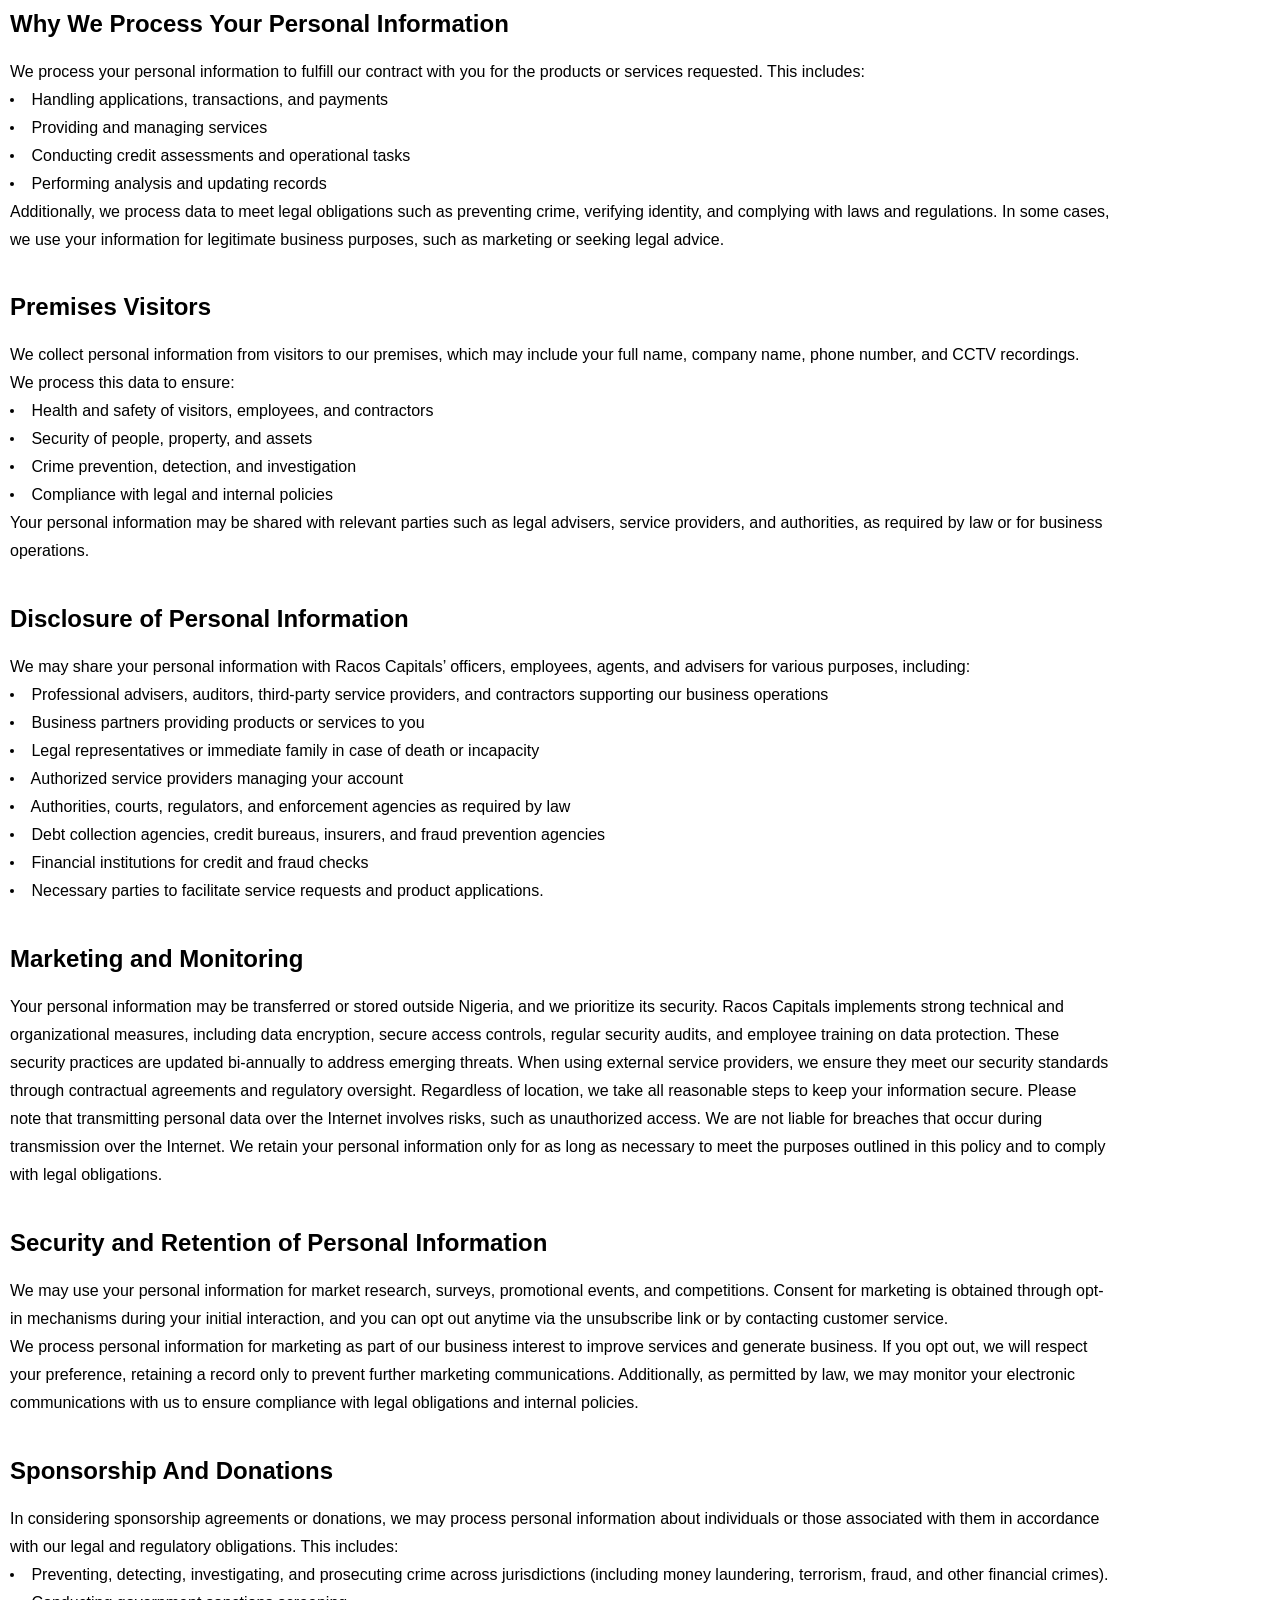
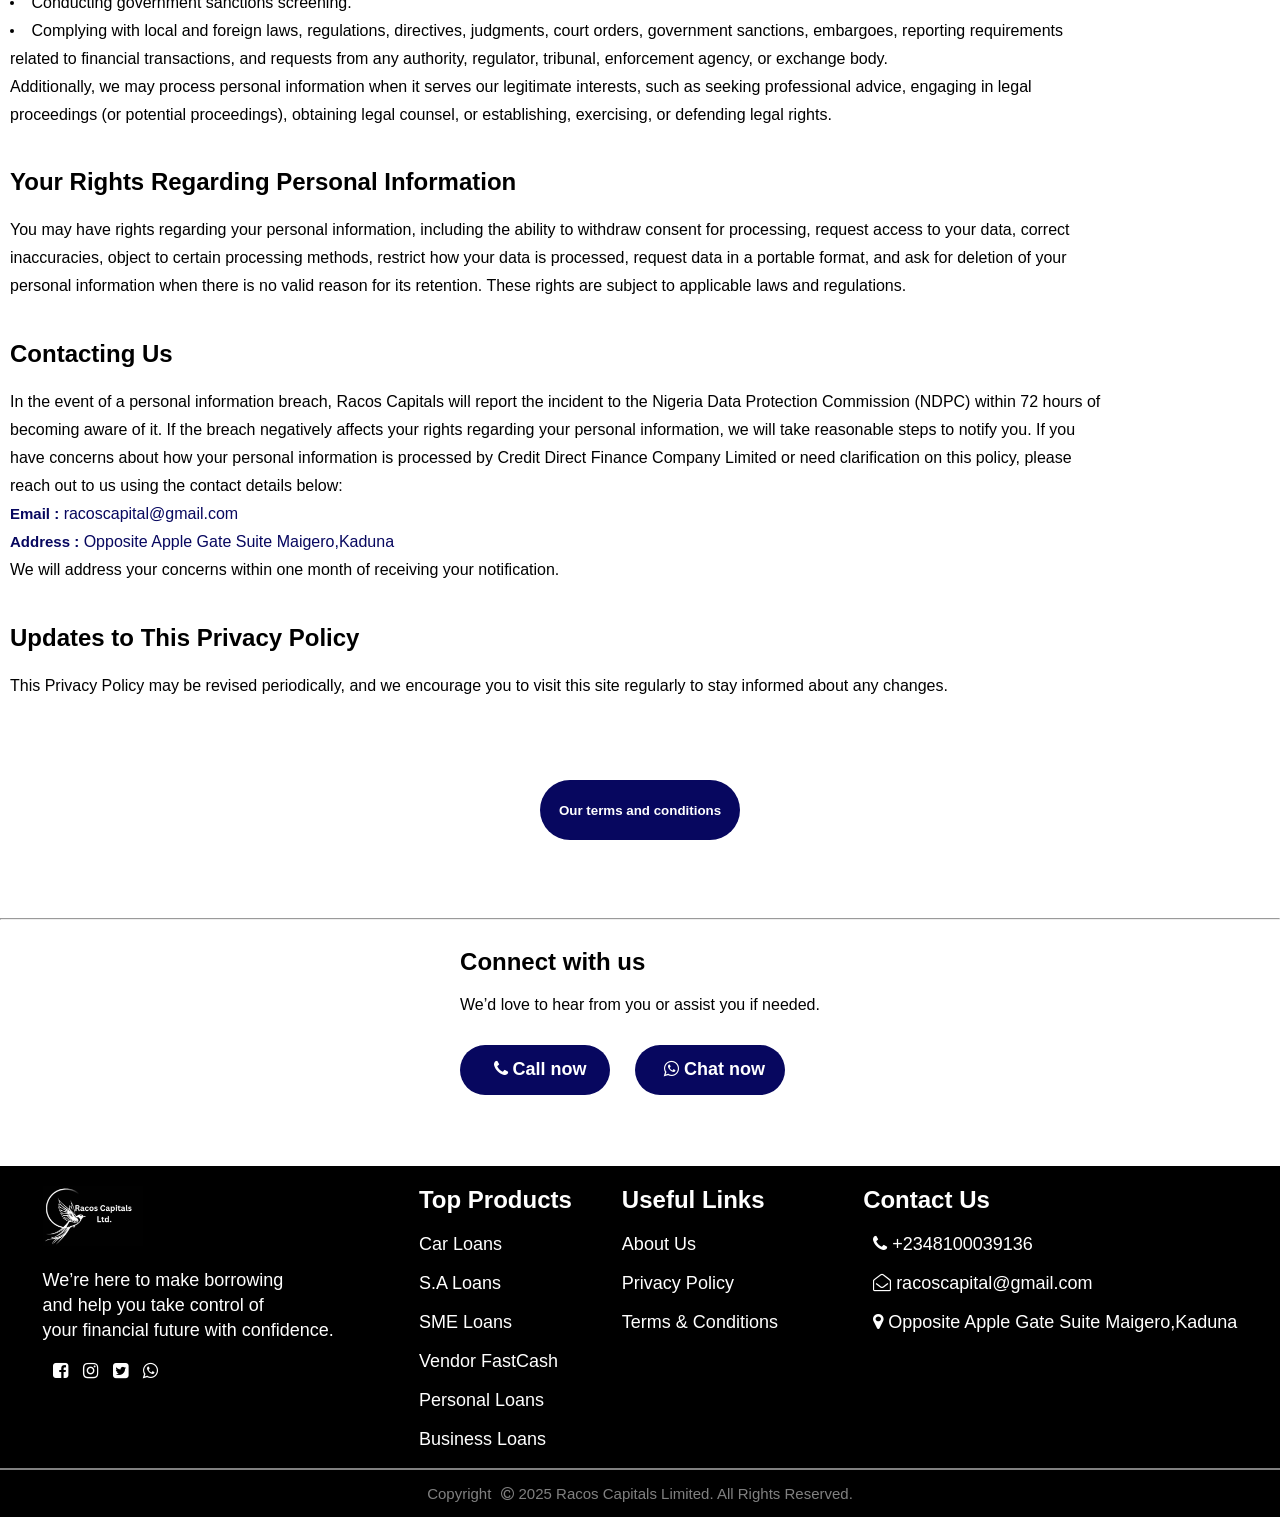
<file: privacy.html>
<!DOCTYPE html>
<html lang="en">
<head>
<meta charset="UTF-8">
<meta name="viewport" content="width=device-width, initial-scale=1">
<link rel="stylesheet" href="https://cdnjs.cloudflare.com/ajax/libs/font-awesome/4.7.0/css/font-awesome.min.css">
<title>privacy-policy</title>
<link rel="stylesheet" href="index.css">
<link rel="stylesheet" href="privacy.css">
</head>
<body>

 <!--------first section--------->
        <section class="header">
            <nav>
               <a href="index.html"><img src="racos image.jpeg"></a>
                <div class="nav-links" id="navlinks">
                   <i class="fa fa-times" onclick="hideMenu()"></i>
                    <ul>
                      <div class="straight">
                        <LI class="home"><a href="index.html" class="active" target="_parent">Home</a></LI>
                      </div>
                        <div class="straight">
                        <LI class="nav__menu-item">
                          <a class="" href="">Products</a>
                          <svg class="chev" viewBox="0 0 25 20" fill="none" stroke="currentColor" stroke-width="5"
                          stroke-linecap="round" stroke-linejoin="round" aria-hidden="true"><polyline points="6 9 12 15 18 9"></polyline></svg>
                          <ul class="nav__submenu">
                           <li class="nav__submenu-item"><a class="car-loan" href="carloan.html" target="_parent">Car loans</a></li>
                           <li class="nav__submenu-item"><a href="SMELOANS.html" target="_parent">SME loans</a></li>
                           <li class="nav__submenu-item"><a href="Businessloans.html" target="_parent">Business loans</a></li>
                           <li class="nav__submenu-item"><a href="Personal.html" target="_parent">Personal loans</a></li>
                            </ul>
                        </LI>
                        </div>
                        <div class="straight">
                        <LI class="nav__menu-item">
                          <a href="#">Company</a>
                           <svg class="chev" viewBox="0 0 25 20" fill="none" stroke="currentColor" stroke-width="5"
                          stroke-linecap="round" stroke-linejoin="round" aria-hidden="true"><polyline points="6 9 12 15 18 9"></polyline></svg>
                           <ul class="nav__submenu">
                           <li class="nav__submenu-item"><a href="Campany.html" target="_parent">About Us</a></li>
                           <li class="nav__submenu-item"><a href="Campany.html/#one" target="_parent">OurValues</a></li>
                           <li class="nav__submenu-item"><a href="Campany.html/#two" target="_parent">Choose us</a></li>
                           <li class="nav__submenu-item"><a href="Campany.html/#three" target="_parent">Review</a></li>
                            </ul>
                        </LI>
                        </div>
                        <div class="straight">
                        <LI class="nav__menu-item">
                          <a href="">Resources</a>
                            <svg class="chev" viewBox="0 0 25 20" fill="none" stroke="currentColor" stroke-width="5"
                          stroke-linecap="round" stroke-linejoin="round" aria-hidden="true"><polyline points="6 9 12 15 18 9"></polyline></svg>
                          <ul class="nav__submenu">
                           <li class="nav__submenu-item"><a href="FAQ.HTML" target="_parent">FAQ</a></li>
                           <li class="nav__submenu-item"><a href="privacy.html" target="_parent">Privacy & Terms</a></li>
                            </ul>
                        </LI>
                        </div>
                        <div class="straight">
                        <LI><a class="contact" href="APPLICATIONFOAM.HTML" target="_parent">Contact</a></LI>
                        </div>
                    </ul>
                </div>
              <i class="fa fa-bars" onclick="showMenu()"></i>
            </nav>
        </section>
<nav>
<div class="sidenav">
  <a href="#one">Our Identity</a>
  <a href="#two">Purpose & Objectives</a>
  <a href="#three">Scope</a>
  <a href="#four">Personal Information</a>
  <a href="#five">Premises Visitors</a>
  <a href="#six">Disclosure of Information</a>
  <a href="#seven">Security & Retention</a>
  <a href="#eight">Marketing and Monitoring</a>
  <a href="#nine">Sponsorship And Donations</a>
  <a href="#ten">Your Rights</a>
  <a href="#twelve">Complaints</a>
  <a href="#fourthen">Contacting Us</a>
  <a href="#fifthen">Updates</a>
</div>
 </nav>



<div class="main">
  <h2><span class="color-racos">Racos</span> Capitals – Privacy Policy</h2>
  <p>Last Updated: 30th January, 2026.</p>
  <h2>Welcome to Racos Capitals.</h2>
  <p>
    This policy outlines our compliance with laws and regulations regarding the collection, storage, use, sharing, and retention of personal and sensitive information. 
    'Personal information' refers to any data that identifies you, such as your name, address, phone number, or ID numbers (e.g. NIN, TIN). We require this information to meet legal obligations
     and to provide you with services. Without it, we may be unable to fulfill your requests. This policy complies with the Nigeria Data Protection Regulation (NDPR) 2019 and the Nigeria Data Protection Act (NDPA) 2023.
</p>
</div>
   
<div class="identity" id="one">
  <h2>Our Identity</h2>
  <p>
    Racos Capitals is a finance company in Nigeria, offering quick and accessible loan services. We adhere to high standards of data protection and privacy to ensure:
</p>
<P class="bold">
  <span class="dot"></span><span class="bold-com">Competitive Advantage :</span> Prioritizing customer, vendor, and employee privacy sets us apart from competitors.
</P>
<P class="bold">
  <span class="dot"></span><span class="bold-com">Good Corporate Citizenship :</span> Respecting privacy reflects our commitment to being a responsible company.
</P>
<P class="bold">
  <span class="dot"></span><span class="bold-com">Business Enablement :</span> Handling large amounts of personal data, privacy is key to fostering lasting business relationships.
</P>
<P class="bold">
  <span class="dot"></span><span class="bold-com">Legal Protection :</span>  Clear privacy practices help safeguard against claims of improper data use.
</P>
</div>
   
<div class="identity" id="two">
  <h2>Purpose & Objectives</h2>
  <p>
    This notice outlines the requirements to ensure Racos Capitals complies with laws related to collecting, storing, using, sharing, and retaining personal and sensitive data. Key objectives include:
</p>
<P class="bold">
  <span class="dot"></span> Ensuring personal information is secure and protected.
</P>
<P class="bold">
  <span class="dot"></span> Making employees aware of the legal and contractual implications of privacy breaches.
</P>
<P class="bold">
  <span class="dot"></span> Limiting data use to the business purposes for which it’s collected.
</P>
<P class="bold">
  <span class="dot"></span> Implementing regular privacy training and assessments for staff.
</P>
<P class="bold">
  <span class="dot"></span> Integrating privacy practices into daily operations.
</P>
<P class="bold">
  <span class="dot"></span> Establishing feedback for continuous improvement of privacy practices.
</P>
<P class="bold">
  <span class="dot"></span> Ensuring proper handling, usage, and disposal of personal data.
</P>
<P class="bold">
  <span class="dot"></span> Requiring third-party partners to uphold strong data protection standards.
</P>
<P class="bold">
  <span class="dot"></span> Adhering to privacy regulations, including cross-border data transfers.
</P>
</div>

<div class="identity" id="three">
  <h2>Scope</h2>
  <p>
    This notice applies to all Racos Capitals employees, contractors, vendors, interns, customers, and business partners who handle or access personal information collected or processed by Racos Capitals.
   It covers data collection across digital platforms such as websites, mobile apps, and third-party sharing for business, analytics, and marketing purposes. The notice outlines how Racos Capitals manages
   personal information for lawful business needs, including data shared with or received from authorized third parties.
</p>
</div>

<div class="identity" id="four">
  <h2>Agreement to Our Privacy Policy</h2>
  <p>
    By accessing our platforms, using our services, or visiting our office for any reason, you agree to this policy and give consent to the use of your data across Racos Capitals' business operations.
</p>
</div>

<div class="identity" id="five">
  <h2>What Personal Information We Collect</h2>
  <p>
    We collect personal information such as your full name, phone number, gender, identification number, email, date of birth, address, BVN, employment details, income information, next of kin details, and bank details.
   Additionally, we may obtain your information from other sources, including credit bureaus, reference agencies, employers, and guarantors.
</p>
</div>

<div class="identity" id="six">
  <h2>Why We Process Your Personal Information</h2>
  <p>
    We process your personal information to fulfill our contract with you for the products or services requested. This includes:
</p>
<P class="bold">
  <span class="dot"></span> Handling applications, transactions, and payments
</P>
<P class="bold">
  <span class="dot"></span> Providing and managing services
</P>
<P class="bold">
  <span class="dot"></span> Conducting credit assessments and operational tasks
</P>
<P class="bold">
  <span class="dot"></span> Performing analysis and updating records
</P>
<P class="bold">
   Additionally, we process data to meet legal obligations such as preventing crime, verifying identity, and complying with laws and regulations. In some cases, we use your information for legitimate business purposes, such as marketing or seeking legal advice.
</P>
</div>

<div class="identity" id="seven">
  <h2>Premises Visitors</h2>
  <p>
    We collect personal information from visitors to our premises, which may include your full name, company name, phone number, and CCTV recordings.
  </p>
  <p>We process this data to ensure:</p>
<P class="bold">
  <span class="dot"></span> Health and safety of visitors, employees, and contractors
</P>
<P class="bold">
  <span class="dot"></span> Security of people, property, and assets
</P>
<P class="bold">
  <span class="dot"></span> Crime prevention, detection, and investigation
</P>
<P class="bold">
  <span class="dot"></span> Compliance with legal and internal policies
</P>
<P class="bold">
  Your personal information may be shared with relevant parties such as legal advisers, service providers, and authorities, as required by law or for business operations.
</P>
</div>

<div class="identity" id="eight">
  <h2>Disclosure of Personal Information</h2>
  <p>
  We may share your personal information with Racos Capitals’ officers, employees, agents, and advisers for various purposes, including:
</p>
<P class="bold">
  <span class="dot"></span> Professional advisers, auditors, third-party service providers, and contractors supporting our business operations
</P>
<P class="bold">
  <span class="dot"></span> Business partners providing products or services to you
</P>
<P class="bold">
  <span class="dot"></span> Legal representatives or immediate family in case of death or incapacity
</P>
<P class="bold">
  <span class="dot"></span> Authorized service providers managing your account
</P>
<P class="bold">
  <span class="dot"></span> Authorities, courts, regulators, and enforcement agencies as required by law
</P>
<P class="bold">
  <span class="dot"></span> Debt collection agencies, credit bureaus, insurers, and fraud prevention agencies
</P>
<P class="bold">
  <span class="dot"></span> Financial institutions for credit and fraud checks
</P>
<P class="bold">
  <span class="dot"></span> Necessary parties to facilitate service requests and product applications.
</P>
</div>

<div class="identity" id="nine">
<h2>Marketing and Monitoring</h2>
<p>
Your personal information may be transferred or stored outside Nigeria, and we prioritize its security. Racos Capitals implements strong technical and organizational measures, including data encryption, secure access controls, regular security audits, and employee training on data protection. These security practices are updated bi-annually to address emerging threats.
When using external service providers, we ensure they meet our security standards through contractual agreements and regulatory oversight. Regardless of location, we take all reasonable steps to keep your information secure.
Please note that transmitting personal data over the Internet involves risks, such as unauthorized access. We are not liable for breaches that occur during transmission over the Internet.
We retain your personal information only for as long as necessary to meet the purposes outlined in this policy and to comply with legal obligations.
</p>
</div>

<div class="identity" id="ten">
<h2>Security and Retention of Personal Information</h2>
<p>
We may use your personal information for market research, surveys, promotional events, and competitions. Consent for marketing is obtained through opt-in mechanisms during your initial interaction, and you can opt out anytime via the unsubscribe link or by contacting customer service.
</p>
<p>
We process personal information for marketing as part of our business interest to improve services and generate business. If you opt out, we will respect your preference, retaining a record only to prevent further marketing communications.
Additionally, as permitted by law, we may monitor your electronic communications with us to ensure compliance with legal obligations and internal policies.
</p>
</div>

<div class="identity" id="eleven">
  <h2>Sponsorship And Donations</h2>
  <p>
    In considering sponsorship agreements or donations, we may process personal information about individuals or those associated with them in accordance with our legal and regulatory obligations. This includes:
  </p>
<P class="bold">
  <span class="dot"></span> Preventing, detecting, investigating, and prosecuting crime across jurisdictions (including money laundering, terrorism, fraud, and other financial crimes).
</P>
<P class="bold">
  <span class="dot"></span> Conducting government sanctions screening.
</P>
<P class="bold">
  <span class="dot"></span> Complying with local and foreign laws, regulations, directives, judgments, court orders, government sanctions, embargoes, reporting requirements related to financial transactions, and requests from any authority, regulator, tribunal, enforcement agency, or exchange body.
</P>
<P class="bold">
  Additionally, we may process personal information when it serves our legitimate interests, such as seeking professional advice, engaging in legal proceedings (or potential proceedings), obtaining legal counsel, or establishing, exercising, or defending legal rights.
</P>
</div>

<div class="identity" id="twelve">
<h2>Your Rights Regarding Personal Information</h2>
<p>
  You may have rights regarding your personal information, including the ability to withdraw consent for processing, request access to your data, correct inaccuracies, object to certain processing methods, restrict how your data is processed, request data in a portable format, and ask for deletion of your personal information when there is no valid reason for its retention. These rights are subject to applicable laws and regulations.
</p>
</div>

<div class="identity" id="thrithen">
<h2>Contacting Us</h2>
<p>
  In the event of a personal information breach, Racos Capitals will report the incident to the Nigeria Data Protection Commission (NDPC) within 72 hours of becoming aware of it. If the breach negatively affects your rights regarding your personal information, we will take reasonable steps to notify you. If you have concerns about how your personal information
 is processed by Credit Direct Finance Company Limited or need clarification on this policy, please reach out to us using the contact details below:
</p>
<p>
 <a href="mailto:racoscapital@gmail.com" class="mai"><span class="bold-com">Email :</span> racoscapital@gmail.com</a>
</p>
<p>
 <a class="mai"><span class="bold-com">Address :</span> Opposite Apple Gate Suite Maigero,Kaduna</a>
</p>
<P>We will address your concerns within one month of receiving your notification.</P>
</div>

<div class="Last-identity" id="fourthen">
<h2>Updates to This Privacy Policy</h2>
<p>
  This Privacy Policy may be revised periodically, and we encourage you to visit this site regularly to stay informed about any changes.
</p>
</div>
<div class="div-pri">
<button class="privacy-btn">
    <a href="#">Our terms and conditions</a>
</button>
</div>
<hr>

        <div class="discuss-div">
            <div>
                <h2>
                   Connect with us
                </h2>
                <p>We’d love to hear from you or assist you if needed.</p>
                <button class="button-now">
                  <a href="tel:+2348100039136" target="_parent"><i class="fa fa-phone"></i> Call now</a>
                </button>
                <button class="button-just">
                 <a href="https://wa.me/2347066565909" target="_parent">
                  <i class="fa fa-whatsapp"></i> Chat now</a>
                </button>
            </div>
            </div>

        <!------last section------->
        <section class="last-sec">
          <div class="row-sec" id="fifthen">
            <div>
              <img class="last-image" src="WhatsApp Image 2025-12-26 at 9.51.23 AM.jpeg">
              <p class="make-pag">
                We’re here to make borrowing <br> and help you take control of<br> your financial future with confidence.
              </p>
              <p class="fa-paraghraph">
              <a>
                <i class="fa fa-facebook-square"></i>
              </a>
              <a>
                <i class="fa fa-instagram" ></i>
              </a>
              <a>
                <i class="fa fa-twitter-square"></i>
              </a>
              <a href="https://wa.me/2347066565909" target="_parent"><i class="fa fa-whatsapp"></i></a>
              </p>
            </div>
            <div class="useful-div">
              <div class="about-div">
                <h1>Top Products</h1>
                <p>
                <a href="carloan.html" target="_parent">Car Loans</a>
                </p>
                <p>
                <a href="SMELOANS.html" target="_parent">S.A Loans</a>
                </p>
                <p>
                <a href="SMELOANS.html" target="_parent">SME Loans</a>
                </p>
                <P>
                <a href="Businessloans.html" target="_parent">Vendor FastCash</a>
                </P>
                <P>
                <a href="Personal.html" target="_parent">Personal Loans</a>
                </P>
                <p>
                  <a href="Businessloans.html" target="_parent">Business Loans</a>
                </p>
              </div>
              <div class="ho-about">
              <h1>Useful Links</h1>
              <p>
              <a class="ho-about" href="Campany.html" target="_parent">About Us</a>
              </p>
              <p>
              <a href="privacy.html">Privacy Policy</a>
              </p>
              <p>
              <a href="term-condition.html">Terms & Conditions</a>
              </p>
              </div>
            </div>
            <div class="useful">
              <h1>Contact Us</h1>
              <p>
              <a><i class="fa fa-phone"></i> +2348100039136
                </a>
              </p>
              <p>
             <a><i class="fa fa-envelope-open-o"></i> racoscapital@gmail.com
              </a>
              </p>
              <p>
              <a><i class="fa fa-map-marker"></i> Opposite Apple Gate Suite Maigero,Kaduna</a>
              </p>
            </div>
          </div>
        </section>
        
        <section class="copy-right">
          <div class="copy-right">
          <div class="copy-div">
            <p>Copyright<i class="fa fa-copyright"></i> 2025 Racos Capitals Limited. All Rights Reserved.</p>
          </div>
          </div>
        </section>

<!--------javascript for toggle menu----------->
        <script>

            var navlinks = document.getElementById("navlinks")
            function showMenu(){
                navlinks.style.right = "0";
            }
            function hideMenu(){
            navlinks.style.right = "-100%";
            }
            
    // Accordion (product toggle) behavior: multi-open by default
    (function () {
      const list = document.getElementById('accordionList');
      const items = Array.from(list.querySelectorAll('.acc-item'));
      items.forEach((item, idx) => {
        const LI = item.querySelector('.toggle-btn');
        const panel = item.querySelector('.acc-panel');
        const panelId = LI.getAttribute('aria-controls');
        // link aria-labelledby for screen readers
        panel.setAttribute('aria-labelledby', LI.id || '');
        // ensure hidden by default
        panel.hidden = true;
        panel.setAttribute('aria-hidden', 'true');

        // click toggle
        btn.addEventListener('click', (e) => {
          const isOpen = LI.getAttribute('aria-expanded') === 'true';
          if (isOpen) {
            // close
            LI.setAttribute('aria-expanded', 'false');
            panel.setAttribute('aria-hidden', 'true');
            // collapse smoothly
            panel.style.maxHeight = panel.scrollHeight + 'px';
            requestAnimationFrame(() => {
              panel.style.maxHeight = '0px';
              panel.classList.remove('open');
            });
            const handler = (ev) => {
              if (ev.propertyName && ev.propertyName.indexOf('max-height') === -1) return;
              panel.hidden = true;
              panel.removeEventListener('transitionend', handler);
            };
            panel.addEventListener('transitionend', handler);
          } else {
            // open
            LI.setAttribute('aria-expanded', 'true');
            panel.hidden = false;
            panel.setAttribute('aria-hidden', 'false');
            const full = panel.scrollHeight;
            panel.style.maxHeight = full + 'px';
            panel.classList.add('open');
          }
        });

        // keyboard support on button
        LI.addEventListener('keydown', (e) => {
          if (e.key === 'Enter' || e.key === ' ') {
            e.preventDefault();
            LI.click();
          }
        });
      });
    })();
        </script>
      
</body>
</html>
</file>
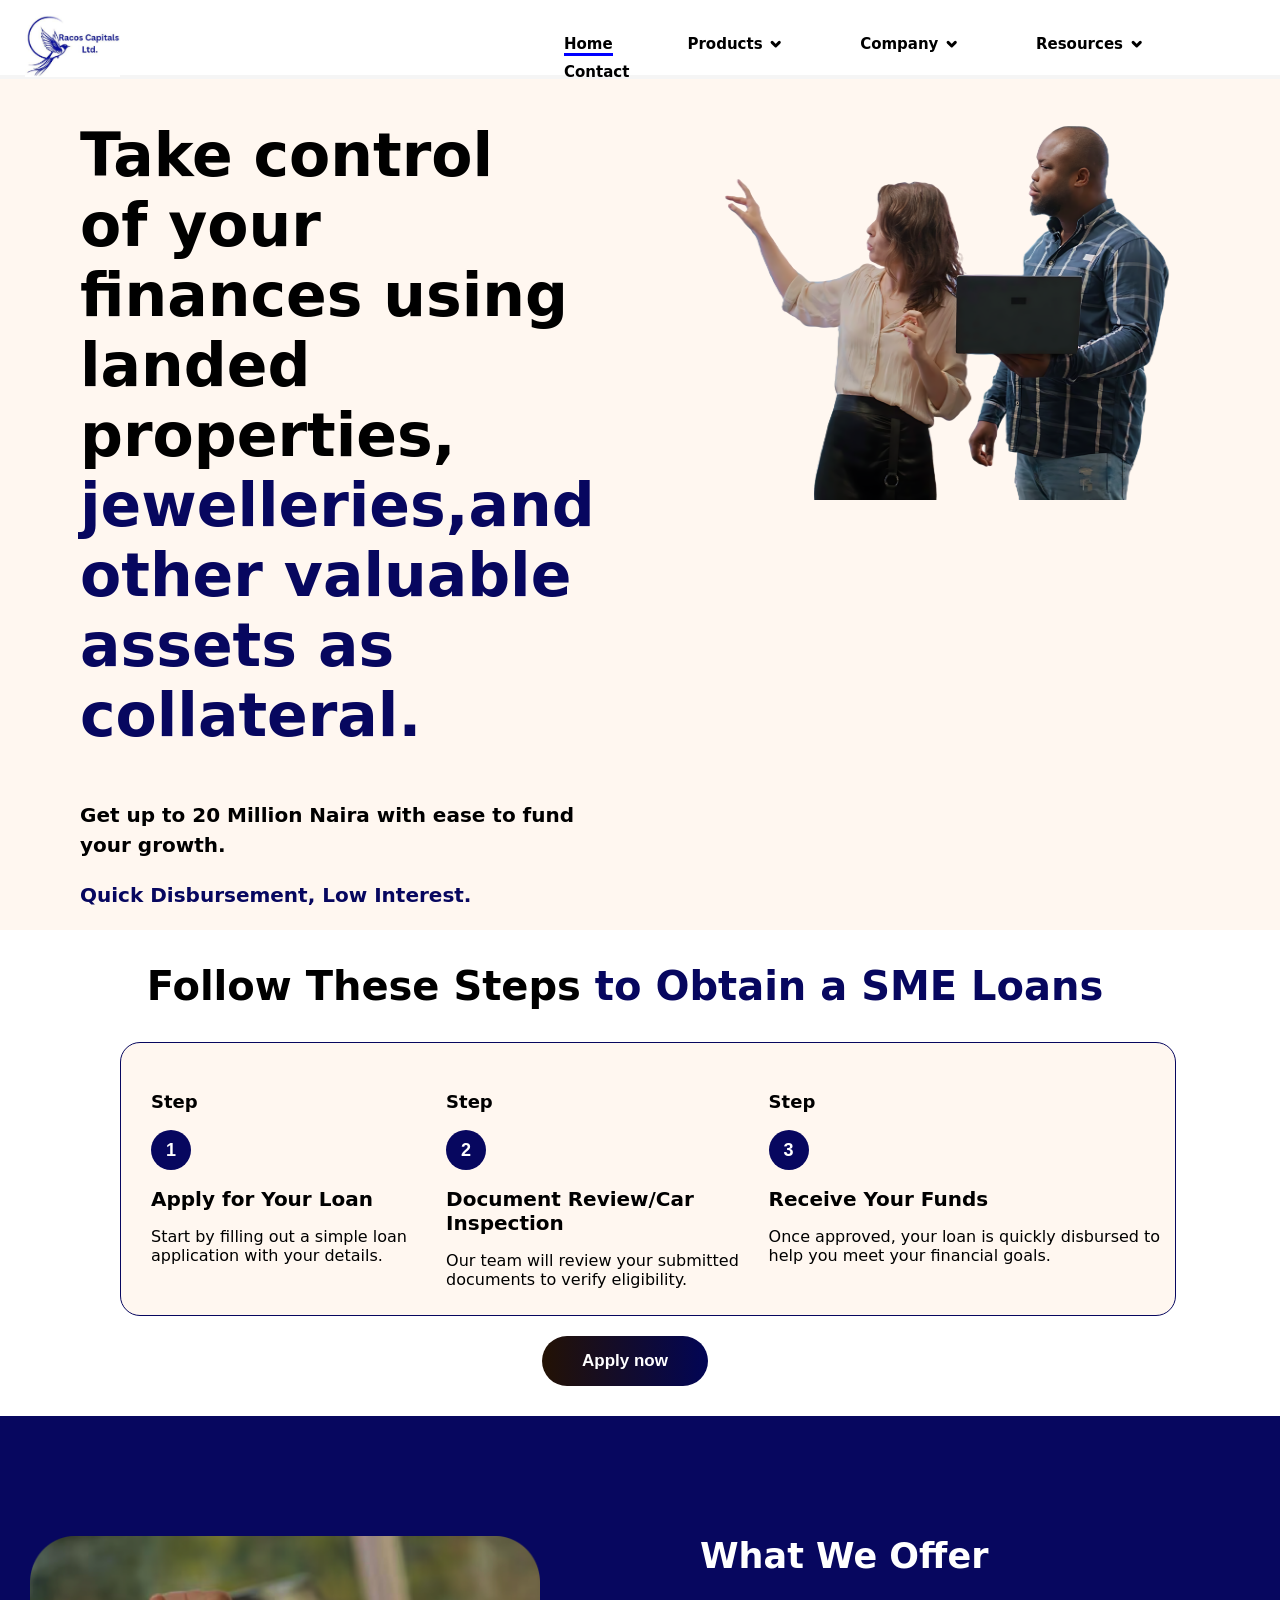
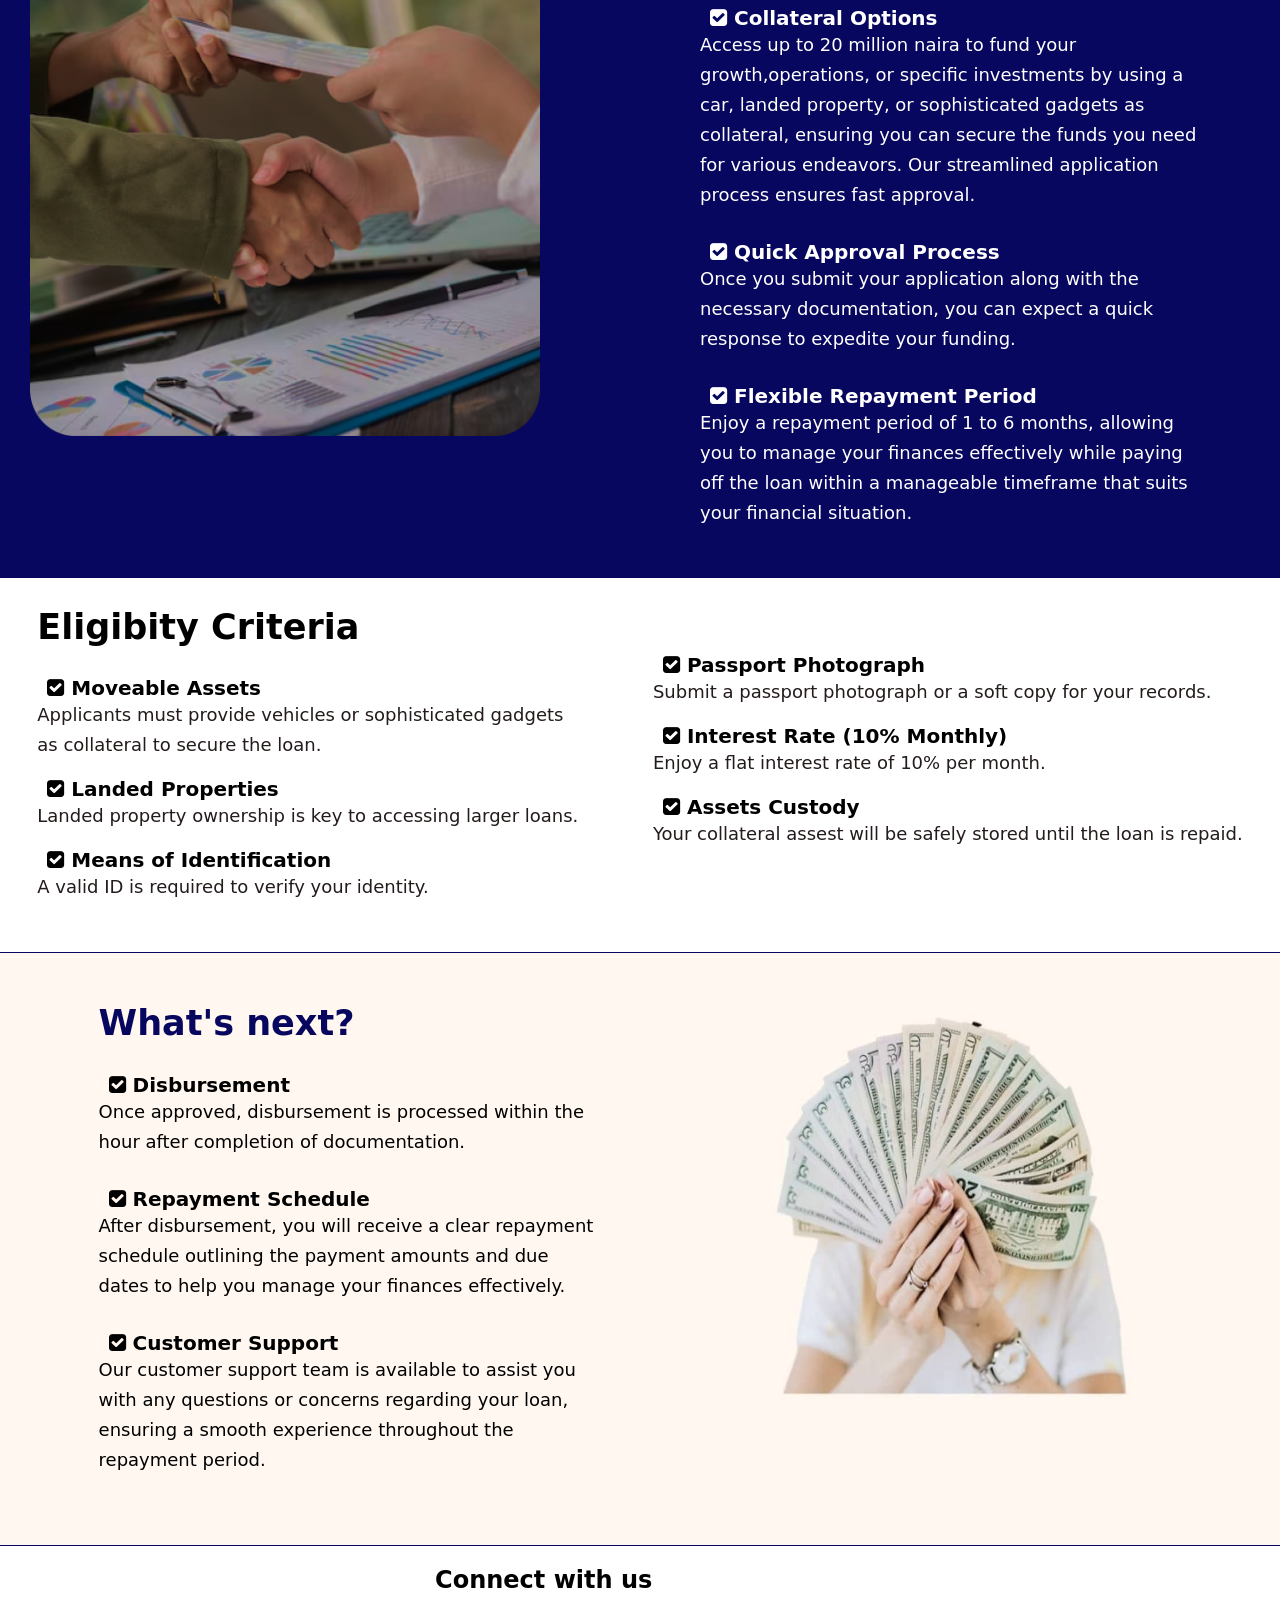
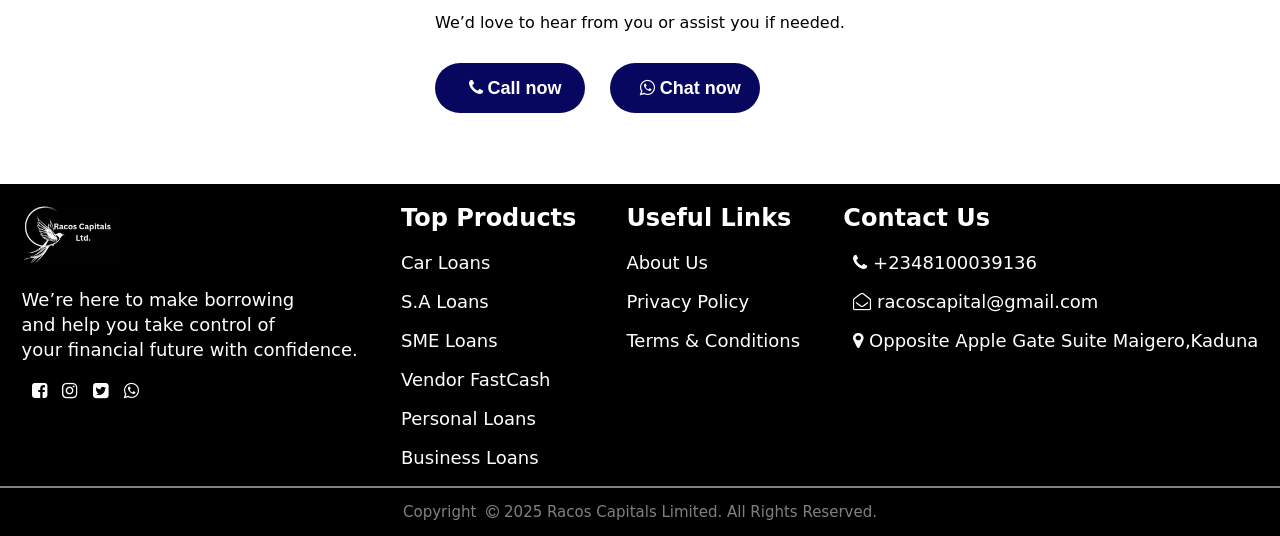
<file: SMELOANS.html>
<!DOCTYPE html>
<html>
  <head>
    <meta name="viewport" content="with=device-width, initial-scale=1.0">
    <meta charset="UTF-8" />
    <link rel="stylesheet" href="SMELOANS.css">
    <link rel="stylesheet" href="index.css">
    <title>SME-loans</title>
    <link rel="stylesheet" href="https://cdnjs.cloudflare.com/ajax/libs/font-awesome/4.7.0/css/font-awesome.min.css">
  <body>
        <!--------first section--------->
        <section class="header">
            <nav>
               <a href="header-image"><img src="racos image.jpeg"></a>
                <div class="nav-links" id="navlinks">
                   <i class="fa fa-times" onclick="hideMenu()"></i>
                    <ul>
                      <div class="straight">
                        <LI class="home"><a href="index.html" class="active">Home</a></LI>
                      </div>
                        <div class="straight">
                        <LI class="nav__menu-item">
                          <a class="" href="">Products</a>
                          <svg class="chev" viewBox="0 0 25 20" fill="none" stroke="currentColor" stroke-width="5"
                          stroke-linecap="round" stroke-linejoin="round" aria-hidden="true"><polyline points="6 9 12 15 18 9"></polyline></svg>
                          <ul class="nav__submenu">
                           <li class="nav__submenu-item"><a class="car-loan" href="carloan.html">Car loans</a></li>
                           <li class="nav__submenu-item"><a href="#">SME loans</a></li>
                           <li class="nav__submenu-item"><a href="Businessloans.html">Business loans</a></li>
                           <li class="nav__submenu-item"><a href="Personal.html">Personal loans</a></li>
                            </ul>
                        </LI>
                        </div>
                        <div class="straight">
                        <LI class="nav__menu-item">
                          <a href="">Company</a>
                           <svg class="chev" viewBox="0 0 25 20" fill="none" stroke="currentColor" stroke-width="5"
                          stroke-linecap="round" stroke-linejoin="round" aria-hidden="true"><polyline points="6 9 12 15 18 9"></polyline></svg>
                           <ul class="nav__submenu">
                           <li class="nav__submenu-item"><a href="Campany.html">About Us</a></li>
                           <li class="nav__submenu-item"><a href="Campany.html">Our Values</a></li>
                           <li class="nav__submenu-item"><a href="Campany.html">Choose us</a></li>
                           <li class="nav__submenu-item"><a href="Campany.html">Review</a></li>
                            </ul>
                        </LI>
                        </div>
                        <div class="straight">
                        <LI class="nav__menu-item">
                          <a href="">Resources</a>
                            <svg class="chev" viewBox="0 0 25 20" fill="none" stroke="currentColor" stroke-width="5"
                          stroke-linecap="round" stroke-linejoin="round" aria-hidden="true"><polyline points="6 9 12 15 18 9"></polyline></svg>
                          <ul class="nav__submenu">
                           <li class="nav__submenu-item"><a href="FAQ.HTML">FAQ</a></li>
                           <li class="nav__submenu-item"><a href="privacy.html">Privacy & Terms</a></li>
                            </ul>
                        </LI>
                        </div>
                        <div class="straight">
                        <LI><a class="contact" href="APPLICATIONFOAM.CSS">Contact</a></LI>
                        </div>
                    </ul>
                </div>
              <i class="fa fa-bars" onclick="showMenu()"></i>
            </nav>
        </section>
        <section class="sec-take">
          <div class="take-div">
            <div class="control-div">
              <h1>
                Take control of your finances using landed properties,<span class="collateral"> jewelleries,and other valuable assets as collateral.</span>
              </h1>
              <p>
                Get up to 20 Million Naira with ease to fund your growth.
              </p>
              <p class="colour-quick">
                Quick Disbursement, Low Interest.
              </p>
            </div>
            <div>
              <img src="business-hero-DDyVwuKq.png">
            </div>
          </div>
        </section>
        <section>
              <div class="follow-step">
              <h1 >
              Follow These Steps <span class="collateral">to Obtain a SME Loans</span>
            </h1>
        </div>
          <div class="sec-take">
            <div class="background-div">
              <div class="space-div">
                <p class="step">Step</p>
                <button class="number-btn">1</button>
                <h2>Apply for Your Loan</h2>
                <p>
                  Start by filling out a simple loan application with your details.
                </p>
              </div>
              <div class="space-div">
                <p class="step">Step</p>
                <button class="number-btn">2</button>
                <h2>Document Review/Car<br> Inspection</h2>
                <p>Our team will review your submitted documents to verify eligibility.</p>
              </div>
              <div class="space-div">
                <p class="step">Step</p>
                <button class="number-btn">3</button>
                <h2>Receive Your Funds</h2>
                <P>Once approved, your loan is quickly disbursed to help you meet your financial goals.</P>
              </div>
            </div> 
          </div>
          <div class="follow-step">
            <a href="APPLICATIONFOAM.HTML">
            <button class="apply-now">Apply now</button>
            </a>
          </div>
        </section>
         <section class="sec-take">
          <div class="offer-div">
            <div>
              <img src="business-funding-DTN47K6d.png">
            </div>
            <div class="what-div">
              <h1>
                What We Offer
              </h1>
              <h2>
               <i class="fa fa-check-square"></i> Collateral Options
              </h2>
              <p>
                Access up to 20 million naira to fund your growth,operations, or specific investments by using a car, landed property, or sophisticated gadgets as collateral, ensuring you can secure the funds you need for various endeavors. Our streamlined application process ensures fast approval.
              </p>

              <h2>
                <i class="fa fa-check-square"></i> Quick Approval Process
              </h2>
              <p>
                Once you submit your application along with the necessary documentation, you can expect a quick response to expedite your funding.
              </p>

              <h2>
               <i class="fa fa-check-square"></i> Flexible Repayment Period
              </h2>
              <p>
                Enjoy a repayment period of 1 to 6 months, allowing you to manage your finances effectively while paying off the loan within a manageable timeframe that suits your financial situation.
              </p>
            </div>
          </div>
        </section>

        <section>
          <div class="criteria-div">
            <div class="car-div">
              <h1>Eligibity Criteria</h1>
              <h2><i class="fa fa-check-square"></i> Moveable Assets</h2>
              <p>
                Applicants must provide vehicles or sophisticated gadgets<br> as collateral to secure the loan.
              </p>

              <h2> <i class="fa fa-check-square"></i> Landed Properties</h2>
              <p>
                Landed property ownership is key to accessing larger loans.
              </p>

              <h2><i class="fa fa-check-square"></i> Means of Identification</h2>
              <p>
                A valid ID is required to verify your identity.
              </p>
            </div>
            <div class="passport-div">
              <h2 class="pass-para"><i class="fa fa-check-square"></i> Passport Photograph</h2>
              <p>Submit a passport photograph or a soft copy for your records.</p>

              <h2><i class="fa fa-check-square"></i> Interest Rate (10% Monthly)</h2>
              <p>
                Enjoy a flat interest rate of 10% per month.
              </p>

              <h2><i class="fa fa-check-square"></i> Assets Custody
            </h2>
              <p>Your collateral assest will be safely stored until the loan is repaid.</p>
            </div>
          </div>
        </section>
         <section class="sec-take">
          <div class="disburse-div">
            <div class="next-div">
              <h1>
                What's next?
              </h1>
              <h2>
              <i class="fa fa-check-square"></i> Disbursement
              </h2>
              <p>
                Once approved, disbursement is processed within the hour after completion of documentation.
              </p>

              <h2>
              <i class="fa fa-check-square"></i> Repayment Schedule
              </h2>
              <p>
                After disbursement, you will receive a clear repayment schedule outlining the payment amounts and due dates to help you manage your finances effectively.
              </p>

              <h2>
              <i class="fa fa-check-square"></i> Customer Support
              </h2>
              <p>
                Our customer support team is available to assist you with any questions or concerns regarding your loan, ensuring a smooth experience throughout the repayment period.
              </p>
            </div>
             <div>
              <img src="doollaImage 2026-01-04 at 6.28.05 AM.jpeg">
            </div>
          </div>
        </section>

                <div class="discuss-div">
            <div>
                <h2>
                   Connect with us
                </h2>
                <p>We’d love to hear from you or assist you if needed.</p>
                <button class="button-now">
                  <a href="tel:+2348100039136" target="_parent" ><i class="fa fa-phone"></i> Call now</a>
                </button>
                <button class="button-just">
                 <a href="https://wa.me/2348082473725">
                  <i class="fa fa-whatsapp"></i> Chat now</a>
                </button>
            </div>
            </div>
        <!------last section------->
        <section class="last-sec">
          <div class="row-sec">
            <div>
              <img class="last-image" src="WhatsApp Image 2025-12-26 at 9.51.23 AM.jpeg">
              <p class="make-pag">
                We’re here to make borrowing <br> and help you take control of<br> your financial future with confidence.
              </p>
              <p class="fa-paraghraph">
              <a>
                <i class="fa fa-facebook-square"></i>
              </a>
              <a>
                <i class="fa fa-instagram" ></i>
              </a>
              <a>
                <i class="fa fa-twitter-square"></i>
              </a>
              <a href="https://wa.me/2347066565909" target="_parent">
                <i class="fa fa-whatsapp"></i>
              </a>
              </p>
            </div>
            <div class="useful-div">
              <div class="about-div">
                <h1>Top Products</h1>
                <p>
                <a href="carloan.html">Car Loans</a>
                </p>
                <p>
                <a href="Business.css">S.A Loans</a>
                </p>
                <p>
                <a href="SMELOANS.html">SME Loans</a>
                </p>
                <P>
                <a href="Businessloans.html">Vendor FastCash</a>
                </P>
                <P>
                <a href="Personal.html">Personal Loans</a>
                </P>
                <p>
                  <a href="Businessloans.html">Business Loans</a>
                </p>
              </div>
              <div>
              <h1>Useful Links</h1>
              <p>
              <a href="Campany.html">About Us</a>
              </p>
              <p>
              <a href="privacy.html">Privacy Policy</a>
              </p>
              <p>
              <a href="term-condition.html">Terms & Conditions</a>
              </p>
              </div>
            </div>
            <div class="useful">
              <h1>Contact Us</h1>
              <p>
              <a><i class="fa fa-phone"></i> +2348100039136
                </a>
              </p>
              <p>
             <a><i class="fa fa-envelope-open-o"></i> racoscapital@gmail.com
              </a>
              </p>
              <p>
              <a><i class="fa fa-map-marker"></i> Opposite Apple Gate Suite Maigero,Kaduna</a>
              </p>
            </div>
          </div>
        </section>
        
        <section class="copy-right">
          <div class="copy-div">
            <p>Copyright<i class="fa fa-copyright"></i> 2025 Racos Capitals Limited. All Rights Reserved.</p>
          </div>
        </section>

<!--------javascript for toggle menu----------->
        <script>

            var navlinks = document.getElementById("navlinks")
            function showMenu(){
                navlinks.style.right = "0";
            }
            function hideMenu(){
            navlinks.style.right = "-100%";
            }
            
    // Accordion (product toggle) behavior: multi-open by default
    (function () {
      const list = document.getElementById('accordionList');
      const items = Array.from(list.querySelectorAll('.acc-item'));
      items.forEach((item, idx) => {
        const LI = item.querySelector('.toggle-btn');
        const panel = item.querySelector('.acc-panel');
        const panelId = LI.getAttribute('aria-controls');
        // link aria-labelledby for screen readers
        panel.setAttribute('aria-labelledby', LI.id || '');
        // ensure hidden by default
        panel.hidden = true;
        panel.setAttribute('aria-hidden', 'true');

        // click toggle
        btn.addEventListener('click', (e) => {
          const isOpen = LI.getAttribute('aria-expanded') === 'true';
          if (isOpen) {
            // close
            LI.setAttribute('aria-expanded', 'false');
            panel.setAttribute('aria-hidden', 'true');
            // collapse smoothly
            panel.style.maxHeight = panel.scrollHeight + 'px';
            requestAnimationFrame(() => {
              panel.style.maxHeight = '0px';
              panel.classList.remove('open');
            });
            const handler = (ev) => {
              if (ev.propertyName && ev.propertyName.indexOf('max-height') === -1) return;
              panel.hidden = true;
              panel.removeEventListener('transitionend', handler);
            };
            panel.addEventListener('transitionend', handler);
          } else {
            // open
            LI.setAttribute('aria-expanded', 'true');
            panel.hidden = false;
            panel.setAttribute('aria-hidden', 'false');
            const full = panel.scrollHeight;
            panel.style.maxHeight = full + 'px';
            panel.classList.add('open');
          }
        });

        // keyboard support on button
        LI.addEventListener('keydown', (e) => {
          if (e.key === 'Enter' || e.key === ' ') {
            e.preventDefault();
            LI.click();
          }
        });
      });
    })();
        </script>
  </body>
</html>
</file>
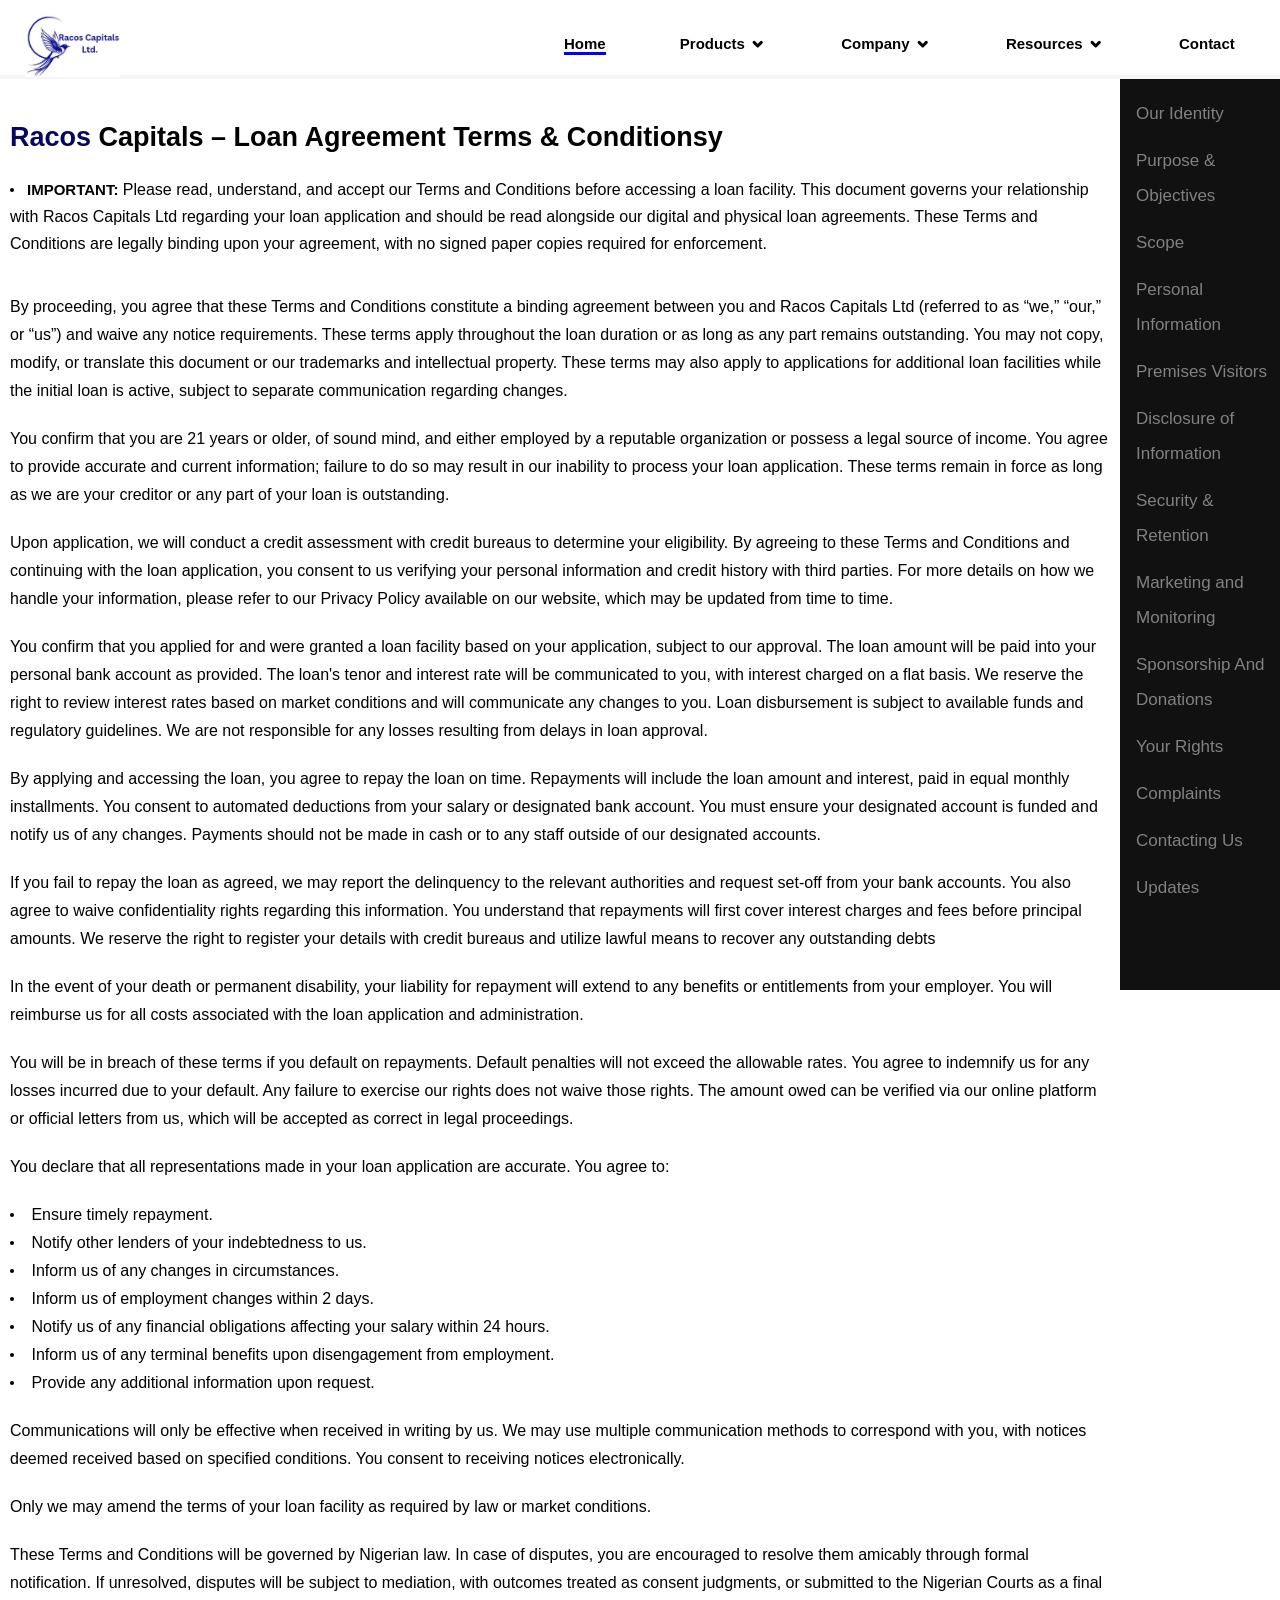
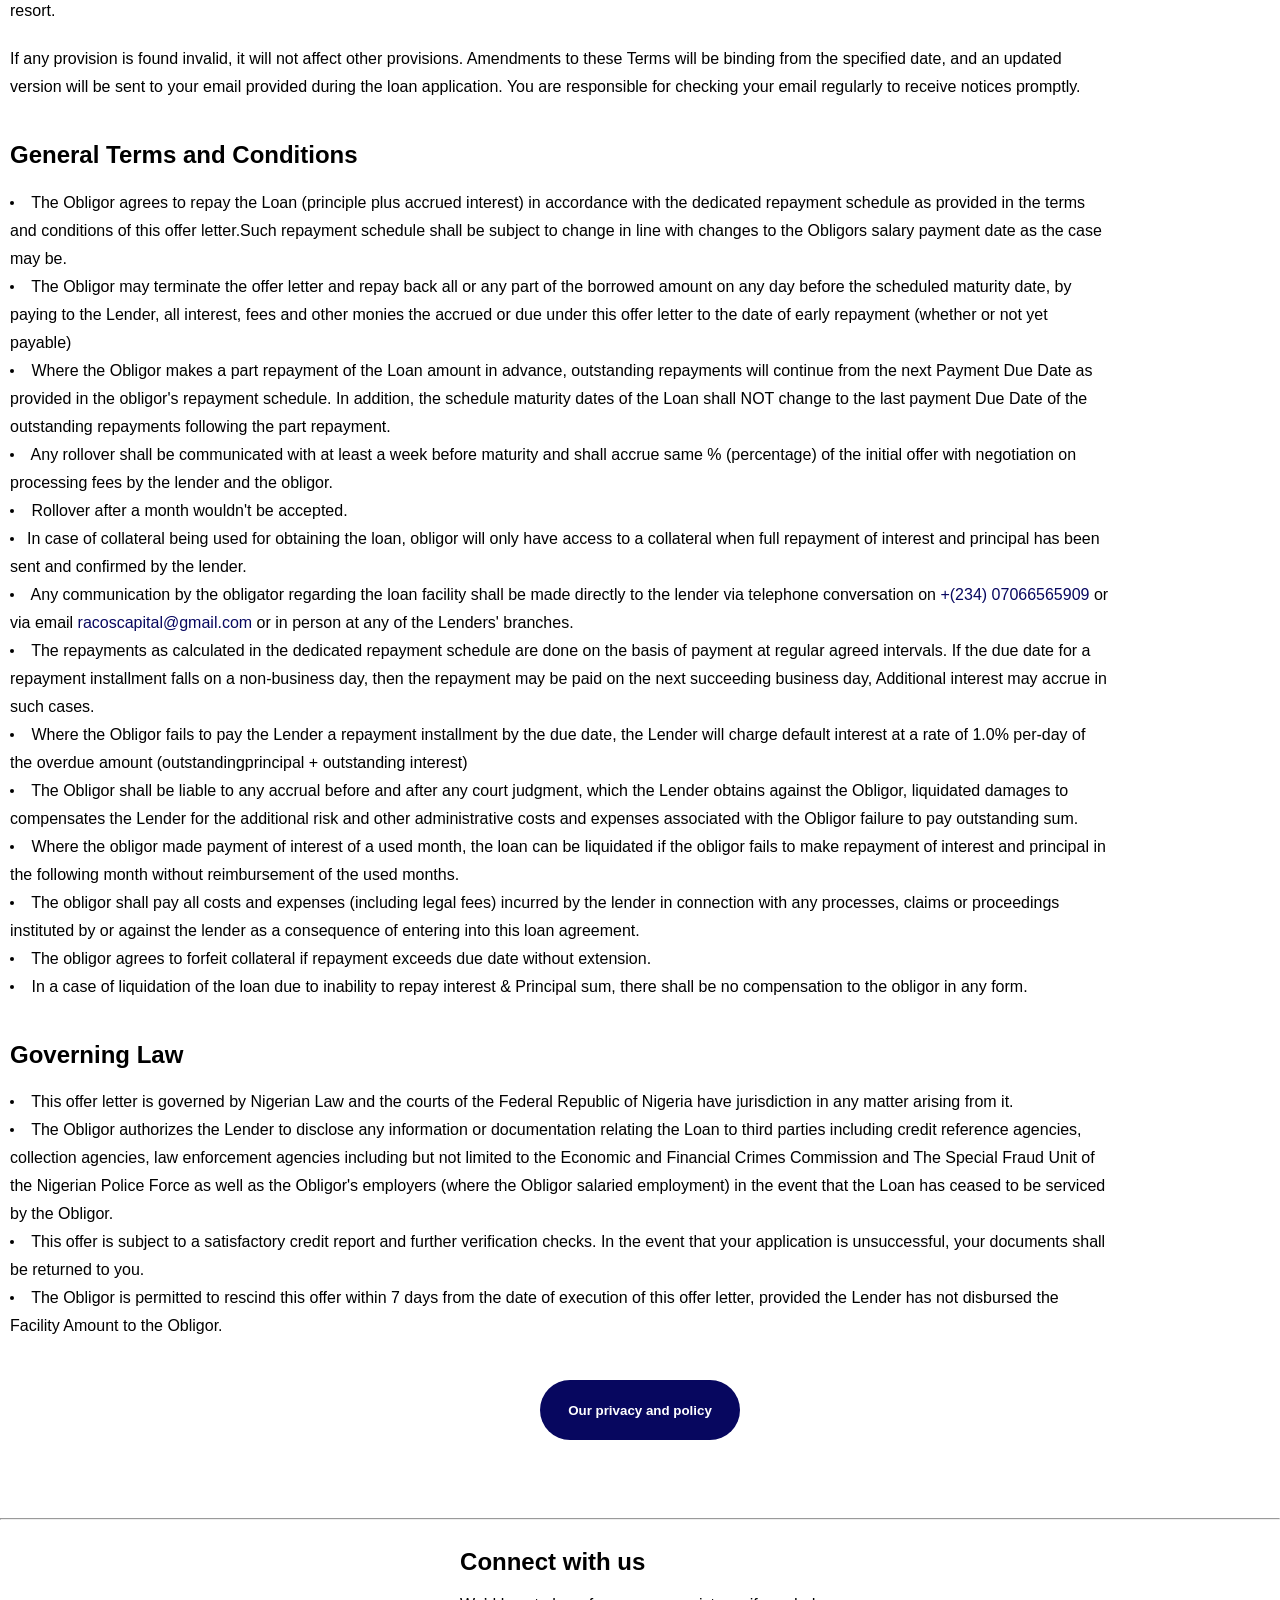
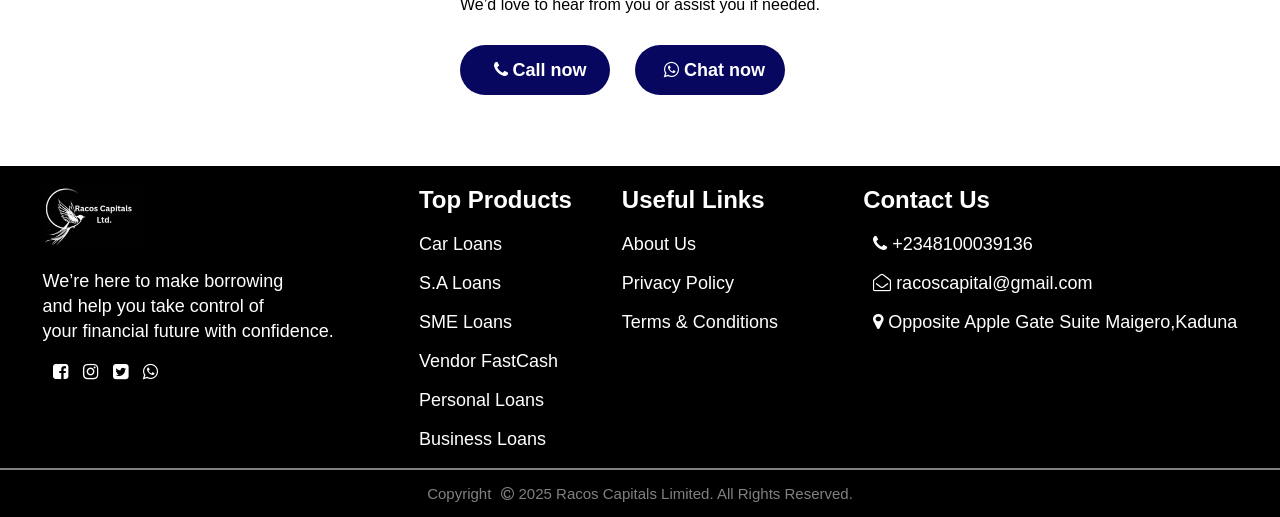
<file: term-condition.html>
<!DOCTYPE html>
<html lang="en">
<head>
<meta charset="UTF-8">
<meta name="viewport" content="width=device-width, initial-scale=1">
<link rel="stylesheet" href="https://cdnjs.cloudflare.com/ajax/libs/font-awesome/4.7.0/css/font-awesome.min.css">
<title>terms-conditions</title>
<link rel="stylesheet" href="index.css">
<link rel="stylesheet" href="term-condition.css">
</head>
<body>

 <!--------first section--------->
        <section class="header">
            <nav>
               <a href="index.html"><img src="racos image.jpeg"></a>
                <div class="nav-links" id="navlinks">
                   <i class="fa fa-times" onclick="hideMenu()"></i>
                    <ul>
                      <div class="straight">
                        <LI class="home"><a href="index.html" class="active" target="_parent">Home</a></LI>
                      </div>
                        <div class="straight">
                        <LI class="nav__menu-item">
                          <a class="" href="">Products</a>
                          <svg class="chev" viewBox="0 0 25 20" fill="none" stroke="currentColor" stroke-width="5"
                          stroke-linecap="round" stroke-linejoin="round" aria-hidden="true"><polyline points="6 9 12 15 18 9"></polyline></svg>
                          <ul class="nav__submenu">
                           <li class="nav__submenu-item"><a class="car-loan" href="carloan.html" target="_parent">Car loans</a></li>
                           <li class="nav__submenu-item"><a href="SMELOANS.html" target="_parent">SME loans</a></li>
                           <li class="nav__submenu-item"><a href="Businessloans.html" target="_parent">Business loans</a></li>
                           <li class="nav__submenu-item"><a href="Personal.html" target="_parent">Personal loans</a></li>
                            </ul>
                        </LI>
                        </div>
                        <div class="straight">
                        <LI class="nav__menu-item">
                          <a href="#">Company</a>
                           <svg class="chev" viewBox="0 0 25 20" fill="none" stroke="currentColor" stroke-width="5"
                          stroke-linecap="round" stroke-linejoin="round" aria-hidden="true"><polyline points="6 9 12 15 18 9"></polyline></svg>
                           <ul class="nav__submenu">
                           <li class="nav__submenu-item"><a href="Campany.html" target="_parent">About Us</a></li>
                           <li class="nav__submenu-item"><a href="Campany.html/#one" target="_parent">OurValues</a></li>
                           <li class="nav__submenu-item"><a href="Campany.html/#two" target="_parent">Choose us</a></li>
                           <li class="nav__submenu-item"><a href="Campany.html/#three" target="_parent">Review</a></li>
                            </ul>
                        </LI>
                        </div>
                        <div class="straight">
                        <LI class="nav__menu-item">
                          <a href="">Resources</a>
                            <svg class="chev" viewBox="0 0 25 20" fill="none" stroke="currentColor" stroke-width="5"
                          stroke-linecap="round" stroke-linejoin="round" aria-hidden="true"><polyline points="6 9 12 15 18 9"></polyline></svg>
                          <ul class="nav__submenu">
                           <li class="nav__submenu-item"><a href="FAQ.HTML" target="_parent">FAQ</a></li>
                           <li class="nav__submenu-item"><a href="privacy.html">Privacy & Terms</a></li>
                            </ul>
                        </LI>
                        </div>
                        <div class="straight">
                        <LI><a class="contact" href="APPLICATIONFOAM.HTML" target="_parent">Contact</a></LI>
                        </div>
                    </ul>
                </div>
              <i class="fa fa-bars" onclick="showMenu()"></i>
            </nav>
        </section>
<nav>
<div class="sidenav">
  <a href="#one">Our Identity</a>
  <a href="#two">Purpose & Objectives</a>
  <a href="#three">Scope</a>
  <a href="#four">Personal Information</a>
  <a href="#five">Premises Visitors</a>
  <a href="#six">Disclosure of Information</a>
  <a href="#seven">Security & Retention</a>
  <a href="#eight">Marketing and Monitoring</a>
  <a href="#nine">Sponsorship And Donations</a>
  <a href="#ten">Your Rights</a>
  <a href="#twelve">Complaints</a>
  <a href="#fourthen">Contacting Us</a>
  <a href="#fifthen">Updates</a>
</div>
 </nav>



<div class="main">
  <h2><span class="color-racos">Racos</span> Capitals – Loan Agreement Terms & Conditionsy</h2>
  <p>
    <span class="dot"></span><span class="bold-com">IMPORTANT:</span> Please read, understand, and accept our Terms and Conditions before accessing a loan facility. This document governs your relationship with Racos Capitals Ltd regarding your loan application and should be read alongside our digital and physical loan agreements. These Terms and Conditions are legally binding upon your agreement, with no signed paper copies required for enforcement.
</p>
</div>
   
<div class="identity" id="one">
  <p>
    By proceeding, you agree that these Terms and Conditions constitute a binding agreement between you and Racos Capitals Ltd (referred to as “we,” “our,” or “us”) and waive any notice requirements. These terms apply throughout the loan duration or as long as any part remains outstanding. You may not copy, modify, or translate this document or our trademarks and intellectual property. These terms may 
    also apply to applications for additional loan facilities while the initial loan is active, subject to separate communication regarding changes.
</p>
</div>
   
<div class="identity" id="two">
  <p>
    You confirm that you are 21 years or older, of sound mind, and either employed by a reputable organization or possess a legal source of income. You agree to provide accurate and current information; 
    failure to do so may result in our inability to process your loan application. These terms remain in force as long as we are your creditor or any part of your loan is outstanding.
  </p>
</div>

<div class="identity" id="three">
  <p>
    Upon application, we will conduct a credit assessment with credit bureaus to determine your eligibility. By agreeing to these Terms and Conditions and continuing with the loan application, you consent to us verifying your personal information 
    and credit history with third parties. For more details on how we handle your information, please refer to our Privacy Policy available on our website, which may be updated from time to time.
  </p>
</div>

<div class="identity" id="four">
  <p>
    You confirm that you applied for and were granted a loan facility based on your application, subject to our approval. The loan amount will be paid into your personal bank account as provided. The loan's tenor and interest rate will be communicated to you, with interest charged on a flat basis. We reserve the right to review interest rates based on market conditions and will communicate any changes to you. Loan disbursement is subject to available funds and regulatory guidelines. We are not responsible for any losses resulting from delays in loan approval.
</p>
</div>

<div class="identity" id="five">
  <p>
    By applying and accessing the loan, you agree to repay the loan on time. Repayments will include the loan amount and interest, paid in equal monthly installments. You consent to automated deductions from your salary or designated bank account. You must ensure your designated 
    account is funded and notify us of any changes. Payments should not be made in cash or to any staff outside of our designated accounts.
</p>
</div>

<div class="identity" id="six">
  <p>    
 If you fail to repay the loan as agreed, we may report the delinquency to the relevant authorities and request set-off from your bank accounts. You also agree to waive confidentiality rights regarding this information. You understand that
 repayments will first cover interest charges and fees before principal amounts. We reserve the right to register your details with credit bureaus and utilize lawful means to recover any outstanding debts
</p>
</div>

<div class="identity" id="six">
  <p>    
 In the event of your death or permanent disability, your liability for repayment will extend to any benefits or entitlements from your employer. You will reimburse us for all costs associated with the loan application and administration.
</p>
</div>
<div class="identity" id="six">
  <p>    
You will be in breach of these terms if you default on repayments. Default penalties will not exceed the allowable rates. You agree to indemnify us for any losses incurred due to your default. Any failure to exercise our rights does not waive those rights. The amount owed can be verified via our online platform or official letters from us, which will be accepted as correct in legal proceedings.
</p>
</div>
<div class="identity" id="eight">
  <p>    
You declare that all representations made in your loan application are accurate. You agree to:
</p>
</div>

<div class="identity" id="seven">
<P class="bold">
  <span class="dot"></span> Ensure timely repayment.
</P>
<P class="bold">
  <span class="dot"></span> Notify other lenders of your indebtedness to us.
</P>
<P class="bold">
  <span class="dot"></span> Inform us of any changes in circumstances.
</P>
<P class="bold">
  <span class="dot"></span> Inform us of employment changes within 2 days.
</P>
<P class="bold">
  <span class="dot"></span> Notify us of any financial obligations affecting your salary within 24 hours.
</P>
<P class="bold">
  <span class="dot"></span> Inform us of any terminal benefits upon disengagement from employment.
</P>
<P class="bold">
  <span class="dot"></span> Provide any additional information upon request.
</P>
</div>

<div class="identity" id="eight">
  <p>    
  Communications will only be effective when received in writing by us. We may use multiple communication methods to correspond with you, with notices deemed received based on specified conditions. You consent to receiving notices electronically.
</p>
</div>
<div class="identity" id="eight">
  <p>    
   Only we may amend the terms of your loan facility as required by law or market conditions.
</p>
</div>
<div class="identity" id="eight">
  <p>    
   These Terms and Conditions will be governed by Nigerian law. In case of disputes, you are encouraged to resolve them amicably through formal notification. If unresolved, disputes will be subject to mediation, with outcomes treated as consent judgments, or submitted to the Nigerian Courts as a final resort.
</p>
</div>
<div class="identity" id="eight">
  <p>    
  If any provision is found invalid, it will not affect other provisions. Amendments to these Terms will be binding from the specified date, and an updated version will be sent to your email provided during the loan application. You are responsible for checking your email regularly to receive notices promptly.
</p>
</div>

<div class="identity" id="nine">
  <h2>General Terms and Conditions</h2>
<P class="bold">
  <span class="dot"></span> The Obligor agrees to repay the Loan (principle plus accrued interest) in accordance with the dedicated repayment schedule as provided in the terms and conditions of this offer letter.Such repayment schedule shall be subject to change in line with changes to the Obligors salary payment date as the case may be.
</P>
<P class="bold">
  <span class="dot"></span> The Obligor may terminate the offer letter and repay back all or any part of the borrowed amount on any day before the scheduled maturity date, by paying to the Lender, all interest, fees and other monies the accrued or due under this offer letter to the date of early repayment (whether or not yet payable)
</P>
<P class="bold">
  <span class="dot"></span> Where the Obligor makes a part repayment of the Loan amount in advance, outstanding repayments will continue from the next Payment Due Date as provided in the obligor's repayment schedule. In addition, the schedule maturity dates of the Loan shall NOT change to the last payment Due Date of the outstanding repayments following the part repayment.
</P>
<P class="bold">
  <span class="dot"></span> Any rollover shall be communicated with at least a week before maturity and shall accrue same % (percentage) of the initial offer with negotiation on processing fees by the lender and the obligor.
</P>
<P class="bold">
  <span class="dot"></span> Rollover after a month wouldn't be accepted.
</P>
<P class="bold">
  <span class="dot"></span>In case of collateral being used for obtaining the loan, obligor will only have access to a collateral when full repayment of interest and principal has been sent and confirmed by the lender.
</P>
<P class="bold">
  <span class="dot"></span> Any communication by the obligator regarding the loan facility shall be made directly to the lender via telephone conversation on <a href="tel:+2347066565909" class="color-racos" target="_parent">+(234) 07066565909</a> or via email <a href="mailto:racoscapital@gmail.com" class="color-racos" target="_parent">racoscapital@gmail.com</a> or in person at any of the Lenders' branches.
</P>
<P class="bold">
  <span class="dot"></span> The repayments as calculated in the dedicated repayment schedule are done on the basis of payment at regular agreed intervals. If the due date for a repayment installment falls on a non-business day, then the repayment may be paid on the next succeeding business day, Additional interest may accrue in such cases.
</P>
<P class="bold">
  <span class="dot"></span> Where the Obligor fails to pay the Lender a repayment installment by the due date, the Lender will charge default interest at a rate of 1.0% per-day of the overdue amount (outstandingprincipal + outstanding interest)
<P class="bold"> 
  <span class="dot"></span> The Obligor shall be liable to any accrual before and after any court judgment, which the Lender obtains against the Obligor, liquidated damages to compensates the Lender for the additional risk and other administrative costs and expenses associated with the Obligor failure to pay outstanding sum.
</P>
<P class="bold">
  <span class="dot"></span> Where the obligor made payment of interest of a used month, the loan can be liquidated if the obligor fails to make repayment of interest and principal in the following month without reimbursement of the used months.
</P>
<P class="bold">
  <span class="dot"></span> The obligor shall pay all costs and expenses (including legal fees) incurred by the lender in connection with any processes, claims or proceedings instituted by or against the lender as a consequence of entering into this loan agreement.
</P>
<P class="bold">
  <span class="dot"></span> The obligor agrees to forfeit collateral if repayment exceeds due date without extension.
</P>
<P class="bold">
  <span class="dot"></span> In a case of liquidation of the loan due to inability to repay interest & Principal sum, there shall be no compensation to the obligor in any form.
</P>
</div>


<div class="identity" id="eleven">
  <h2>Governing Law</h2>
<P class="bold">
  <span class="dot"></span> This offer letter is governed by Nigerian Law and the courts of the Federal Republic of Nigeria have jurisdiction in any matter arising from it.
</P>
<P class="bold">
  <span class="dot"></span> The Obligor authorizes the Lender to disclose any information or documentation relating the Loan to third parties including credit reference agencies, collection agencies, law enforcement agencies including but not limited to the Economic and Financial Crimes Commission and The Special Fraud Unit of the Nigerian Police Force as well as the Obligor's employers (where the Obligor salaried employment) in the event that the Loan has ceased to be serviced by the Obligor.
</P>
<P class="bold">
  <span class="dot"></span> This offer is subject to a satisfactory credit report and further verification checks. In the event that your application is unsuccessful, your documents shall be returned to you.
</P>
<p class="bold">
  <span class="dot"></span> The Obligor is permitted to rescind this offer within 7 days from the date of execution of this offer letter, provided the Lender has not disbursed the Facility Amount to the Obligor.
</p>
</div>

<div class="div-pri">
<button class="condition-btn">
    <a href="privacy.html">Our privacy and policy</a>
</button>
</div>
<hr>

        <div class="discuss-div">
            <div>
                <h2>
                   Connect with us
                </h2>
                <p>We’d love to hear from you or assist you if needed.</p>
                <button class="button-now">
                  <a href="tel:+2348100039136" target="_blank"><i class="fa fa-phone"></i> Call now</a>
                </button>
                <button class="button-just">
                 <a href="https://wa.me/2347066565909" target="_blank">
                  <i class="fa fa-whatsapp"></i> Chat now</a>
                </button>
            </div>
            </div>

        <!------last section------->
        <section class="last-sec">
          <div class="row-sec" id="fifthen">
            <div>
              <img class="last-image" src="WhatsApp Image 2025-12-26 at 9.51.23 AM.jpeg">
              <p class="make-pag">
                We’re here to make borrowing <br> and help you take control of<br> your financial future with confidence.
              </p>
              <p class="fa-paraghraph">
              <a>
                <i class="fa fa-facebook-square"></i>
              </a>
              <a>
                <i class="fa fa-instagram" ></i>
              </a>
              <a>
                <i class="fa fa-twitter-square"></i>
              </a>
              <a href="https://wa.me/2347066565909" target="_blank"><i class="fa fa-whatsapp"></i></a>
              </p>
            </div>
            <div class="useful-div">
              <div class="about-div">
                <h1>Top Products</h1>
                <p>
                <a href="carloan.html" target="_parent">Car Loans</a>
                </p>
                <p>
                <a href="SMELOANS.html" target="_parent">S.A Loans</a>
                </p>
                <p>
                <a href="SMELOANS.html" target="_parent">SME Loans</a>
                </p>
                <P>
                <a href="Businessloans.html" target="_parent">Vendor FastCash</a>
                </P>
                <P>
                <a href="Personal.html" target="_parent">Personal Loans</a>
                </P>
                <p>
                  <a href="Businessloans.html" target="_parent">Business Loans</a>
                </p>
              </div>
              <div class="ho-about">
              <h1>Useful Links</h1>
              <p>
              <a class="ho-about" href="Campany.html" target="_parent">About Us</a>
              </p>
              <p>
              <a href="privacy.html">Privacy Policy</a>
              </p>
              <p>
              <a href="term-condition.html">Terms & Conditions</a>
              </p>
              </div>
            </div>
            <div class="useful">
              <h1>Contact Us</h1>
              <p>
              <a><i class="fa fa-phone"></i> +2348100039136
                </a>
              </p>
              <p>
             <a><i class="fa fa-envelope-open-o"></i> racoscapital@gmail.com
              </a>
              </p>
              <p>
              <a><i class="fa fa-map-marker"></i> Opposite Apple Gate Suite Maigero,Kaduna</a>
              </p>
            </div>
          </div>
        </section>
        
        <section class="copy-right">
          <div class="copy-right">
          <div class="copy-div">
            <p>Copyright<i class="fa fa-copyright"></i> 2025 Racos Capitals Limited. All Rights Reserved.</p>
          </div>
          </div>
        </section>

<!--------javascript for toggle menu----------->
        <script>

            var navlinks = document.getElementById("navlinks")
            function showMenu(){
                navlinks.style.right = "0";
            }
            function hideMenu(){
            navlinks.style.right = "-100%";
            }
            
    // Accordion (product toggle) behavior: multi-open by default
    (function () {
      const list = document.getElementById('accordionList');
      const items = Array.from(list.querySelectorAll('.acc-item'));
      items.forEach((item, idx) => {
        const LI = item.querySelector('.toggle-btn');
        const panel = item.querySelector('.acc-panel');
        const panelId = LI.getAttribute('aria-controls');
        // link aria-labelledby for screen readers
        panel.setAttribute('aria-labelledby', LI.id || '');
        // ensure hidden by default
        panel.hidden = true;
        panel.setAttribute('aria-hidden', 'true');

        // click toggle
        btn.addEventListener('click', (e) => {
          const isOpen = LI.getAttribute('aria-expanded') === 'true';
          if (isOpen) {
            // close
            LI.setAttribute('aria-expanded', 'false');
            panel.setAttribute('aria-hidden', 'true');
            // collapse smoothly
            panel.style.maxHeight = panel.scrollHeight + 'px';
            requestAnimationFrame(() => {
              panel.style.maxHeight = '0px';
              panel.classList.remove('open');
            });
            const handler = (ev) => {
              if (ev.propertyName && ev.propertyName.indexOf('max-height') === -1) return;
              panel.hidden = true;
              panel.removeEventListener('transitionend', handler);
            };
            panel.addEventListener('transitionend', handler);
          } else {
            // open
            LI.setAttribute('aria-expanded', 'true');
            panel.hidden = false;
            panel.setAttribute('aria-hidden', 'false');
            const full = panel.scrollHeight;
            panel.style.maxHeight = full + 'px';
            panel.classList.add('open');
          }
        });

        // keyboard support on button
        LI.addEventListener('keydown', (e) => {
          if (e.key === 'Enter' || e.key === ' ') {
            e.preventDefault();
            LI.click();
          }
        });
      });
    })();
        </script>
      
</body>
</html>
</file>
<file: index.css>
body{
    padding: 0;
    margin: 0;
    width: 100%;
    font-family: Inter, system-ui, Avenir, Helvetica, Arial, sans-serif;
}
.header{
    height:75px;
    width: 100%;
    color:black;
    position: fixed;
    top: 0;
    right: 0;
    z-index:1000 ;
    left:0;
    background-color: #fff;
    cursor: pointer;
    border-bottom: 4px solid whitesmoke;

}

.nav__menu-item {
    display:inline-block;
    position: relative;
}
.nav__menu-item:hover {
    background-color:none;
}
.nav__menu-item:hover .nav__submenu {
    display:block;
}
nav a.active{
    border-bottom: 3px solid blue;
}
.nav__submenu {
    display:none;
    text-decoration: none;
    position: absolute;
    top: 30px;
    left:0px;
    background:white;
    padding-top: 10px;
    padding-left: 20px;
    padding-bottom:20px;
    padding-right: 10px;
    border-radius: 10px;

}

.toggle-btn:hover{
    color:blue;
}
.straight a:hover{
 color:blue;
}
.straight{
    display: inline-block;
    position: relative;
    padding-left: 50px;
    transition: 0.15s;
}
@media(max-width:600px){
    .header{
    position: fixed;
    top: 0;
    right: 0;
    left:0;
    }
.nav-links{
    font-size: 18px;
}
.nav__menu-item {
    display: inline-block;
    position: relative;
}
.nav__menu-item:hover {
    background-color:none;
}
.nav__menu-item:hover::after:active .nav__submenu {
    display: block;
}

.nav__submenu {
    display:none;
    text-decoration: none;
    position: absolute;
    top: 30px;
    left:50px;
    background:white;
    padding-top: 10px;
    padding-left: 20px;
    padding-bottom:20px;
    padding-right: 10px;
    border-radius: 10px;
    z-index: 100;
}
.straight{
    display:block;
    position: relative;
    padding-left:10px;
    transition: 0.15s;
}
.nav-links ul li a{
    margin-top: 0;
    color:black;
    text-decoration: none;
    font-size: 18px;
} 
 }
 @media(max-width:768px){
    .header{
    position: fixed;
    top: 0;
    right: 0;
    left:0;
    }
.nav-links{
    font-size: 18px;
}
.nav__menu-item {
    display: inline-block;
    position: relative;
}
.nav__menu-item:hover {
    background-color:none;
}
.nav__menu-item:hover::after:active .nav__submenu {
    display: block;
}

.nav__submenu {
    display:none;
    text-decoration: none;
    position: absolute;
    top: 30px;
    left:50px;
    background:white;
    padding-top: 10px;
    padding-left: 20px;
    padding-bottom:20px;
    padding-right: 10px;
    border-radius: 10px;
    z-index: 100;
}
.straight{
    display:block;
    position: relative;
    padding-left:10px;
    transition: 0.15s;
}
.nav-links ul li a{
    margin-top: 0;
    color:black;
    text-decoration: none;
    font-size: 18px;
} 
 }
@media(max-width:980px){
.header{
position: fixed;
top: 0;
right: 0;
left:0;
 }
.nav-links{
    font-size: 18px;
}
.nav__menu-item {
    display: inline-block;
    position: relative;
}
.nav__menu-item:hover {
    background-color:none;
}
.nav__menu-item:hover::after:active .nav__submenu {
    display: block;
}

.nav__submenu {
    display:none;
    text-decoration: none;
    position: absolute;
    top: 30px;
    left:50px;
    background:white;
    padding-top: 10px;
    padding-left: 20px;
    padding-bottom:20px;
    padding-right: 10px;
    border-radius: 10px;
    z-index: 100;
}
.straight{
    display:block;
    position: relative;
    padding-left:10px;
    transition: 0.15s;
}
.nav-links ul li a{
    margin-top: 0;
    color:black;
    text-decoration: none;
    font-size: 18px;
} 
 }

 .nav__submenu a{
    font-size: 12px;
    font-weight: bold;
    font-style: inherit;

 }
.contact{
    padding-left: 0px;
}
nav{
    display: flex;
    align-items:start;
    padding-top: 10px;
}
nav img{
    width:20%;
    height:10%;
    padding-left: 25px;
    padding-top: 5px;
}
.nav-links{
    flex: 1;
    text-align:start;
    font-size: 15px;
}
.nav-links ul li{
    list-style: none;
    display:inline-block;
    padding-left: 0px;
    padding-right:20px;
    padding-top: 10px;
    margin-top: 0px;
}
.nav-links ul li a{
    margin-top: 0;
    color:black;
    font-weight: bold;
    text-decoration: none;
}
.nav__submenu-item li{
    font-size:10px;

}

.middile-box{
    background-color:#fff7f0;
    width: 100%;
    margin:0px;
    padding-bottom: 15px;
    text-align:start;
    padding-top: 100px;
    
}
.flexible {
    padding-left: 25px;
    margin: 0px;
    margin-bottom: 20px;
    font-size:20px;
    line-height: 35px;
    color: rgb(35, 34, 34);
}
.Credit-span{
    color: rgb(7, 7, 95);
}
.Solution-para{
       font-size:50px;
        text-align:left;
        font-weight: bolder;
        padding-left:20PX;
        line-height:55PX;
        padding-top:0px;
        color: rgb(43, 32, 32);
}
.credit-solution{
    width: 100%;
    background-color:#fff7f0;
    margin-top: 5%;
    display: flex;
    justify-content: space-between;
}
.Solution img{
    width:80%;
    object-fit: contain;
    padding-top: 0px;
    padding-left:100px;   
    
}

.learn-product{
    font-size: 20px;
    font-weight: bold;
    color: white;
    line-height: 30px;
    margin: 0px;
}
.learn-div{
    background-color: rgb(7, 7, 95);
    width: 80%;
    margin-left: 120px;
    display: flex;
    justify-content: space-around;
    padding-top: 30px;
    padding-bottom: 10px;
    border-radius: 20px;
}
.loan-button{
    padding: 15px 40px 15px 40px;
    border-radius: 20px;
    border: none;
    color: rgb(7, 7, 95);
    font-size: 18px;
    font-weight: bold;
} 
nav .fa{
    display: none;
}
/* styles for smaller screen*/
@media(max-width:600px){
    nav img{
    width:25%;
    height:17%;
    object-fit: contain;
    padding-left: 10px;
    padding-top: 0px;
}
.nav-links{
    font-size: 18px;
}
    .flexible {
    padding-left: 10px;
    font-size:15px;
    line-height:19px;
    color: rgb(35, 34, 34);
    text-align:left;
    margin-bottom: 45px;
    }
    .Solution-para{
        font-size:22px;
        text-align: center;
        font-weight: bolder;
        line-height: 35PX;
        margin-bottom:0px;
        padding-top: 20px;

    }
    .Solution img{
    width:100%;
    object-fit: contain;
    padding-top: 0px;
    padding-left:0px;   
    
   }
   .Solution{
    justify-content: center;
   }
    p{
    font-size:18px;
    font-weight: bold;
    padding-left: 10PX;
    margin: 0px;
    line-height: 30px;
   }
    .credit-solution{
       flex-direction:column;
       margin-top: 0%;
       padding-top: 100PX;
       width: 100%;
    }
    .middile-box{
        width: 100%;
        padding-top: 100PX;
    }
    nav .fa{
        display: block;
        padding-top: 13px;
        padding-right:10px;
        margin:10px;
        color:rgb(7, 7, 95);
        font-size:32px;
        cursor: pointer;
    }
    .learn-div{
    width: 100%;
    padding-left:0px;
    padding-top: 10px;
    padding-bottom: 10px;
    border-radius: 10px;
   }
  .loan-button{
    padding: px 8px 6px 8px;
    border-radius:30px;
    border: none;
    color: rgb(7, 7, 95);
    font-size:11px;
    margin-left: 20px;
   }
.learn-product{
    display: none;
} 
    .nav-links ul li{
        display:block;
    }
    .nav-links{
        position: absolute;
        background:white;
        height:34vh;
        width:100%;
        top: 0;
        right:-100%;
        text-align: left;
        z-index: 2;
        transition: 1s;
    }
    .nav-links ul{
        font-size:12px;
        padding: 20px;
    }
    .header{
    height: auto;
     }
}
@media(max-width:768px){
    nav img{
    width:25%;
    height:17%;
    object-fit: contain;
    padding-left: 10px;
    padding-top: 0px;
}
.nav-links{
    font-size: 18px;
}
    .flexible {
    padding-left: 10px;
    font-size:15px;
    line-height:19px;
    color: rgb(35, 34, 34);
    text-align:left;
    margin-bottom: 45px;
    }
    .Solution-para{
        font-size:22px;
        text-align: center;
        font-weight: bolder;
        line-height: 35PX;
        margin-bottom:0px;
        padding-top: 20px;

    }
    .Solution img{
    width:100%;
    object-fit: contain;
    padding-top: 0px;
    padding-left:0px;   
    
   }
   .Solution{
    justify-content: center;
   }
    p{
    font-size:18px;
    font-weight: bold;
    padding-left: 10PX;
    margin: 0px;
    line-height: 30px;
   }
.middile-box{
    width: 100%;
    margin: 0px;
    padding: 0px;
    padding-top: 100PX;
}
    .credit-solution{
       flex-direction:column;
       width: 100%;
       padding: 0px;
       padding-top: 100PX;
       margin: 0px;
       margin-top: 0%;
    }
    nav .fa{
        display: block;
        padding-top: 13px;
        padding-right:10px;
        margin:10px;
        color:rgb(7, 7, 95);
        font-size:32px;
        cursor: pointer;
    }
    .learn-div{
    width: 100%;
    padding-left:0px;
    padding-top: 10px;
    padding-bottom: 10px;
    border-radius: 10px;
   }
  .loan-button{
    padding: px 8px 6px 8px;
    border-radius:30px;
    border: none;
    color: rgb(7, 7, 95);
    font-size:9px;
    margin-left: 20px;
   }
.learn-product{
    display: none;
} 
    .nav-links ul li{
        display:block;
    }
    .nav-links{
        position: absolute;
        background:white;
        height:34vh;
        width:100%;
        top: 0;
        right:-100%;
        text-align: left;
        z-index: 2;
        transition: 1s;
    }
    .nav-links ul{
        font-size:12px;
        padding: 20px;
    }
    .header{
    height: auto;
     }
}
@media(max-width:980px){
    nav img{
    width:25%;
    height:17%;
    object-fit: contain;
    padding-left: 10px;
    padding-top: 0px;
}
.nav-links{
    font-size: 18px;
}
    .flexible {
    padding-left: 10px;
    font-size:15px;
    line-height:19px;
    color: rgb(35, 34, 34);
    text-align:left;
    margin-bottom: 45px;
    }
    .Solution-para{
        font-size:22px;
        text-align: center;
        font-weight: bolder;
        line-height: 35PX;
        margin-bottom:0px;
        padding-top: 20px;

    }
    .Solution img{
    width:100%;
    object-fit: contain;
    padding-top: 0px;
    padding-left:0px;   
    
   }
   .Solution{
    justify-content: center;
   }
    p{
    font-size:18px;
    font-weight: bold;
    padding-left: 10PX;
    margin: 0px;
    line-height: 30px;
   }
    .credit-solution{
       flex-direction:column;
       margin-top: 0%;
       width: 100%;
       padding: 0px;
       padding-top: 100PX;
       margin: 0px;
    }
    .middile-box{
        width: 100%;
        margin: 0px;
        padding-top: 100PX;
        padding: 0px;
    }
    nav .fa{
        display: block;
        padding-top: 13px;
        padding-right:10px;
        margin:10px;
        color:rgb(7, 7, 95);
        font-size:32px;
        cursor: pointer;
    }
    .learn-div{
    width: 100%;
    padding-left:0px;
    padding-top: 10px;
    padding-bottom: 10px;
    border-radius: 10px;
   }
  .loan-button{
    padding: px 8px 6px 8px;
    border-radius:30px;
    border: none;
    color: rgb(7, 7, 95);
    font-size:11px;
    margin-left: 20px;
   }
.learn-product{
    display: none;
} 
    .nav-links ul li{
        display:block;
    }
    .nav-links{
        position: absolute;
        background:white;
        height:34vh;
        width:100%;
        top: 0;
        right:-100%;
        text-align: left;
        z-index: 2;
        transition: 1s;
    }
    .nav-links ul{
        font-size:12px;
        padding: 20px;
    }
    .header{
    height: auto;
     }
}
@media(max-width:700px){
    .nav-links ul li{
        display: block;
    }
    .header{
    height:auto;
    position: fixed;
    top: 0;
    right: 0;
    left: 0;
     }
    .nav-links{
        position: absolute;
        background:white;
        height:auto;
        width:100%;
        top: 0;
        right:-100%;
        text-align: left;
        z-index: 2;
        transition: 1s;
    }
    .nav-links ul{
        font-size:12px;
        line-height: 30px;
       }
         nav .fa{
        display: block;
        padding-top: 13px;
        padding-right:10px;
        margin:10px;
        color:rgb(7, 7, 95);
        font-size:32px;
        cursor: pointer;
      }
    nav img{
    width:25%;
    height:17%;
    object-fit: contain;
    padding-left: 10px;
    padding-top: 15px;
     }
   .credit-solution{
    flex-direction:column;
    }
    p{
        line-height:30px;
    }
    .flexible{
        text-align: center;
        margin-bottom: 45px;
    }
    .Solution img{
    width:100%;
    object-fit: contain;
    padding-top: 0px;
    padding-left:0px;       
   }
       .Solution-para{
        font-size:25px;
        width: 85%;
        text-align: center;
        font-weight: bolder;
        margin-bottom: 10px;
        padding-top: 20px;
    }
    .Solution{
    justify-content: center;
   }
  .learn-div{
    width:90%;
    margin-left: 10px;
    justify-content: start;
    padding-top:10px;
    padding-bottom: 10px;
    border-radius: 10px;
   }
  .loan-button{
    padding: 6px 8px 8px 8px;
    border-radius: 30px;
    border: none;
    color: rgb(7, 7, 95);
    font-size:10px;
    margin-left:10px;
 }

 }

 .video-div{
    margin-top: 40px;
    padding-top: 60PX;
    padding-bottom:0PX;
    background: rgb(7, 7, 95);
    border-top: 4px solid rgb(7, 7, 95);
 }
.phone-image video{
    width:100%;
    height:100vh;
    
}
.phone-image{
    display: flex;
    justify-content: center;
}
@media(max-width:600px){
    .video-div{
    margin-top: 60px;
    padding-top: 0PX;
    margin-left: 1px;
    padding-bottom:20PX;
    background: rgb(7, 7, 95);
 }
 .phone-image video{
    width:100%;
    height:45vh;
}
}
@media(max-width:768px){
    .video-div{
    margin-top: 60px;
    padding-top: 0PX;
    margin-left: 1px;
    padding-bottom:20PX;
    background: rgb(7, 7, 95);
 }
 .phone-image video{
    width:100%;
    height:45vh;
}
}
@media(max-width:980px){
    .video-div{
    margin-top: 60px;
    padding-top: 0PX;
    margin-left: 1px;
    padding-bottom:20PX;
    background: rgb(7, 7, 95);
 }
 .phone-image video{
    width:100%;
    height:45vh;
}
}

/*-----second section------*/
.pagination{
    width: 100%;
    margin: auto;
    text-align: center;
    background-color: #fff7f0;
    padding-top: 50px;
    padding-bottom: 20px;
    border-bottom: 2px solid rgb(207, 207, 254);
}
.pagination h1{
    font-size: 35px;
    font-weight: 600;
}
.school-now{
    font-size: 15px;
    color:white;
    text-align: left;
    font-weight: 300;
    line-height:24px;
    margin-top: 0px;
    padding-left:18px;
    padding-bottom: 110px;
}
.need{
    font-size: 25px;
    font-weight: bold;
    text-align: left;
    padding-left: 18px;
    color: white;
}
.learn-more{
    text-align: left;
    padding-left: 10px;
    color: white;
    font-size: 17px;
}
.fa{
    padding-left: 10px;
    padding-top: 0px;
}
.row{
    margin-top: 5%;
    display: flex;
    justify-content:space-around;
}
.row-sec a{
    text-decoration: none;
    color: white;
}
.pagination-col{
    flex-basis:22%;
    background:rgb(7, 7, 95);
    border-radius: 10px;
    margin-bottom: 20px;
    box-sizing: border-box;
    transition: 1s;
}
.pagination-col a{
    text-decoration: none;
    color: white;
}
.pagination-col img{
    width: 100%;
}
.pagination-col:hover{
    box-shadow: 0 0 20px rgba( 0,0,0, 0.2);
}
.pagination h1{
    font-size: 7vh;
    text-align:center ;
}
@media(max-width:600px){
    .row{
        flex-direction:column-reverse;
        padding: 5px;
    }
    .pagination H1{
     font-size:4vh;
    text-align:center ;
   }
   .school-now{
    font-size: 16px;
}
}
@media(max-width:768px){
    .row{
        flex-direction:column-reverse;
        padding: 5px;
    }
    .pagination H1{
     font-size:4vh;
    text-align:center ;
   }
   .school-now{
    font-size: 16px;
}
}

@media(max-width:980px){
    .row{
        flex-direction:column-reverse;
        padding: 5px;
    }
    .pagination H1{
     font-size:4vh;
    text-align:center ;
   }
   .school-now{
    font-size: 16px;
}
    }

.button-now{
    display: inline-block;
    height: 50px;
    width: 150px;
    background-color:rgb(7, 7, 95);
    color: white;
    border-radius:35px;
    font-size:18px;
    margin-top: 15px;
    font-weight:bold;
    border:none;
    transition: 0.3s ease;
    cursor: pointer;

}
.button-just{
  height: 50px;
  width: 150px;
  margin-left: 20px;
  font-size: 18px;
  font-weight: bold;
  border: none;
  background-color: rgb(7, 7, 95);
  color: white;
  border-radius: 35px;
  cursor: pointer;
}
.discuss-div a {
    text-decoration:none;
    color: white;
}
.discuss-div{
    display: flex;
    width: 100%;
    justify-content:center;
    box-sizing: border-box;
    flex-basis: 35%;
    margin: 0px;
    padding-bottom: 70px;
    border-bottom: 1px white solid; 
}
.button-now:hover,.button-just:hover{
   background: black;
   color:white; 
}
@media(max-width:600px){
    .discuss-div{
        flex-direction: column;
        margin-left: 13px;
    }
    .discuss-div h2{
        text-align: center;
    }

.button-now{
    display: inline-block;
    padding: 1rem 1rem;
    background-color:rgb(7, 7, 95);
    color: white;
    border-radius: 4rem;
    font-size:16px;
    margin-top: 15px;
    font-weight: 600;
    border:none;
    transition: 0.3s ease;
    cursor: pointer;
}
.button-now:hover{
   background: black;
   color:white; 
}
}
@media(max-width:768px){
    .discuss-div{
        flex-direction: column;
        margin-left: 13px;
    }
     .discuss-div h2{
        text-align: center;
     }
.button-now{
    display: inline-block;
    padding: 1rem 1rem;
    background-color:rgb(7, 7, 95);
    color: white;
    border-radius: 4rem;
    font-size:16px;
    margin-top: 15px;
    font-weight: 600;
    border:none;
    transition: 0.3s ease;
    cursor: pointer;
}
.button-now:hover{
   background: black;
   color:white; 
}
}
@media(max-width:980px){
    .discuss-div{
        flex-direction: column;
        margin-left: 13px;
    }
      .discuss-div h2{
        text-align: center;
     }

.button-now{
    display: inline-block;
    padding: 1rem 1rem;
    background-color:rgb(7, 7, 95);
    color: white;
    border-radius: 4rem;
    font-size:16px;
    margin-top: 15px;
    font-weight: 600;
    border:none;
    transition: 0.3s ease;
    cursor: pointer;
}
.button-now:hover{
   background: black;
   color:white; 
}
}

.last-image{
    margin-top: 20px;
    width:100px;
}
.last-sec{
    z-index: 1000;
    width:100%;
    background: black;
}

.row-sec{
    z-index: 1000;
    display: flex;
    flex-direction: row;
    justify-content:space-around;
    color: white;
    width: 100%;
}
.useful-div{
    display: flex;
}
.about-div{
    margin-right:50px;
}
.last-sec p{
    cursor: pointer;
    font-size: 18px;
}
.make-pag{
    line-height: 25px;
}
.useful-div p:hover,.useful p:hover{
    color: rgb(58, 58, 249);
}
.about-div a{
    text-decoration: none;
    color: white;
}
.about-div a:hover{
    color: blue;
}
.ho-about a{
    text-decoration: none;
    color: white;
}
.ho-about a:hover{
    color:blue;
}

@media(max-width:600px){
     .row-sec{
        flex-direction: column;
        padding-left: 10px;
     }
     .about-div{
      margin-right:28px;
     }
     .useful-div h1,.useful h1{
        font-size: 21px;
        font-weight: bolder;
        padding-left: 10px;
     }
     .last-sec p{
    cursor: pointer;
    font-size: 15px;
    margin: 0px;
    padding: 0px;
    padding-left: 10px;
    }
    .useful p{
        padding: 0px;
        margin: 0px;
    }
    }
    @media(max-width:768px){
     .row-sec{
        flex-direction: column;
        padding-left: 10px;
     }
     .about-div{
      margin-right:28px;
     }
     .useful-div h1,.useful h1{
        font-size: 21px;
        font-weight: bolder;
        padding-left: 10px;
     }
     .last-sec p{
    cursor: pointer;
    font-size: 15px;
    margin: 0px;
    padding: 0px;
    padding-left: 10px;
    }
    .useful p{
        padding: 0px;
        margin: 0px;
    }
    }
    @media(max-width:980px){
     .row-sec{
        flex-direction: column;
        padding-left: 10px;
     }
     .useful-div h1,.useful h1{
        font-size: 21px;
        font-weight: bolder;
        padding-left:10px;
     }
    .about-div{
      margin-right:28px;
     }
     .last-sec p{
    cursor: pointer;
    font-size: 15px;
    margin: 0px;
    padding: 0px;
    padding-left:10px;
    }
    .useful p{
        padding: 0px;
        margin: 0px;
    }

    }
    .copy-right{
        width: 100%;
        background: black;
        margin: 0px;
    }
    .copy-div{
      z-index: 1000;
      margin: 0px;
      display: flex;
      justify-content: center; 
      border-top: 2px solid grey ;
      width: 100%;
    }
    .copy-div p{
        color: gray;
        font-weight: 100;
        font-size: 15px;
    }
    @media(max-width:600px){
    .copy-right{
        padding-top: 20px;
        padding-bottom: 20px;
        margin: 0px;
        background-color: black;
        width: 100%;
    }
    .copy-div{
      display: flex;
      background: black;
      justify-content:center; 
      border-top: 2px solid grey;
      width: 100%;

    }
    .copy-div p{
        color: gray;
        font-weight:normal;
        font-size: 13px;
    }
    }
    @media(max-width:768px){
    .copy-right{
        width: 100%;
        background: black;
        padding-top: 20px;
        padding-bottom: 20px;
        margin: 0px;
    }
    .copy-div{
      background: black;
      display: flex;
      justify-content:center; 
      border-top: 2px solid grey ;
      width: 100%;
      margin: 0px;
      margin-left:0px;

    }
    .copy-div p{
        color: gray;
        font-weight:normal;
        font-size: 13px;
    }

    }
     @media(max-width:980px){
    .copy-right{
        width: 100%;
        background: black;
        padding-top: 20px;
        padding-bottom: 20px;
        margin: 0px;
    }
    .copy-div{
      background: black;
      display: flex;
      justify-content:center; 
      border-top: 2px solid grey ;
      width: 100%;
      margin-left: 0px;
      margin: 0px;

    }
    .copy-div p{
        color: gray;
        font-weight:normal;
        font-size: 13px;
    }

    }
    .chev:hover{
        color: blue;
    }
    .chev { 
        width:18px;
        height:12px;
        color:var(--orange); 
        transition:transform .22s ease; 
        flex-shrink:0; 
    }
    .toggle-btn[ aria-expanded="true"]

    .chev { 
        transform: rotate(180deg); 
    }
</file>
<file: APPLICATIONFOAM.CSS>
body{
         padding: 0;
         margin: 0;
         width: 100%;
        font-family: 'Segoe UI', Tahoma, Geneva, Verdana, sans-serif;
        }
        
        .assist-us{
            padding-top: 100px;
            padding-bottom: 80px;
            background:#fff7f0 ;
            
        }
        .assist-us h2{
            text-align: center;
            font-size:60px;
            color:rgb(7, 7, 95);
        }
        .assist-us p{
            text-align:center ;
            font-size: 25px;
            font-weight: 700;
            margin: 0px;
        }
        @media(max-width:600px){
           .assist-us{
            padding-top: 110px;
            padding-bottom: 50px;
            
        }
        .assist-us h2{
            text-align: center;
            font-size:30px;
            color:rgb(7, 7, 95);
        }
        .assist-us p{
            text-align:center ;
            font-size: 20px;
            font-weight: 400;
            margin: 0px;
        }
        }

         @media(max-width:768px){
           .assist-us{
            padding-top: 110px;
            padding-bottom: 50px;
            
        }
        .assist-us h2{
            text-align: center;
            font-size:30px;
            color:rgb(7, 7, 95);
        }
        .assist-us p{
            text-align:center ;
            font-size: 20px;
            font-weight: 400;
            margin: 0px;
        }
        }

        @media(max-width:980px){
           .assist-us{
            padding-top: 100px;
            padding-bottom: 50px;
            
        }
        .assist-us h2{
            text-align: center;
            font-size:30px;
            color:rgb(7, 7, 95);
        }
        .assist-us p{
            text-align:center ;
            font-size: 20px;
            font-weight: 400;
            margin: 0px;
        }
        }

        .deform {
            background: linear-gradient(135deg, #fff7f0 0%, #fff7f0 100%);
            min-height: 100vh;
            width: 100%;
            display: flex;
            justify-content: center;
            align-items: center;
            padding: 0px;
            margin-bottom: 60px;
        }
        
        .form-container {
            background: white;
            margin-top: 100px;
            border-radius: 20px;
            box-shadow: 0 15px 35px rgba(0, 0, 0, 0.2);
            padding: 40px;
            z-index: 2;
            width: 100%;
            max-width: 500px;
            animation: fadeIn 0.6s ease-out;
        }
        
        @keyframes fadeIn {
            from { opacity: 0; transform: translateY(-20px); }
            to { opacity: 1; transform: translateY(0); }
        }
        
        .form-header {
            text-align: center;
            margin-bottom: 30px;
        }
        
        .form-header h1 {
            color: rgb(7, 7, 95);
            font-size: 28px;
            margin-bottom: 10px;
        }
        
        .form-header p {
            color:black;
            font-size: 16px;
        }
        
        .form-group {
            margin-bottom: 20px;
            position: relative;
        }
        
        .form-group label {
            display: block;
            margin-bottom: 8px;
            color:rgb(37, 37, 52);
            font-weight: 600;
            font-size: 14px;
        }
        
        .form-group input,
        .form-group select,
        .form-group textarea {
            width: 100%;
            padding: 14px;
            border: 2px solid #e1e1e1;
            border-radius: 12px;
            font-size: 16px;
            transition: all 0.3s ease;
            outline: none;
        }
        
        .form-group input:focus,
        .form-group select:focus,
        .form-group textarea:focus {
            border-color: rgb(98, 98, 100);
            box-shadow: 0 0 0 3px rgba(52, 152, 219, 0.1);
        }
        
        .form-group textarea {
            min-height: 120px;
            resize: vertical;
        }
        
        .form-row {
            display: flex;
            gap: 15px;
        }
        
        .form-row .form-group {
            flex: 1;
        }
        
        .submit-btn {
            width: 100%;
            background: linear-gradient(135deg, #06025e 0%, #0e014a 100%);
            color: white;
            border: none;
            padding: 16px;
            border-radius: 12px;
            font-size: 18px;
            font-weight: 600;
            cursor: pointer;
            transition: all 0.3s ease;
            text-transform: uppercase;
            letter-spacing: 1px;
        }
        
        .submit-btn:hover {
            transform: translateY(-2px);
            box-shadow: 0 8px 25px rgba(42, 35, 124, 0.4);
        }
        
        .submit-btn:active {
            transform: translateY(0);
        }
        
        .error-message {
            color: #140158;
            font-size: 14px;
            margin-top: 5px;
            display: none;
        }
        
        .success-message {
            background: #6d93e6;
            color:rgb(9, 9, 44);
            padding: 15px;
            border-radius: 12px;
            margin-bottom: 20px;
            text-align: center;
            display: none;
        }
        
        .required {
            color: rgb(9, 9, 44);
        }
        
        @media (max-width: 600px) {
            .form-container {
                padding: 30px 45px;
            }
            
            .form-row {
                flex-direction: column;
                gap: 20px;
            }
        }
        @media (max-width: 768px) {
            .form-container {
                padding: 30px 45px;
            }
            
            .form-row {
                flex-direction: column;
                gap: 20px;
            }
        }

        @media (max-width: 980px) {
            .form-container {
                padding: 30px 45px;
                
            }
            
            .form-row {
                flex-direction: column;
                gap: 20px;
            }
        }
     
.last-image{
    margin-top: 20px;
    width:100px;
}
.last-sec{
    width:100%;
    background: black;
}

.row-sec{
    display: flex;
    flex-direction: row;
    justify-content:space-around;
    color: white;
    width: 100%;
}
.useful-div{
    display: flex;
}
.about-div{
    margin-right:50px;
}
.last-sec p{
    cursor: pointer;
    font-size: 18px;
}
.make-pag{
    line-height: 25px;
}
.useful-div p:hover,.useful p:hover{
    color: rgb(58, 58, 249);
}

@media(max-width:600px){
     .row-sec{
        flex-direction: column;
        padding-left: 10px;
     }
     .about-div{
      margin-right:28px;
     }
     .useful-div h1,.useful h1{
        font-size: 21px;
        font-weight: bolder;
        padding-left: 10px;
     }
     .last-sec p{
    cursor: pointer;
    font-size: 15px;
    margin: 0px;
    padding: 0px;
    padding-left: 10px;
    }
    .useful p{
        padding: 0px;
        margin: 0px;
    }
    }
    @media(max-width:768px){
     .row-sec{
        flex-direction: column;
        padding-left: 10px;
     }
     .about-div{
      margin-right:28px;
     }
     .useful-div h1,.useful h1{
        font-size: 21px;
        font-weight: bolder;
        padding-left: 10px;
     }
     .last-sec p{
    cursor: pointer;
    font-size: 15px;
    margin: 0px;
    padding: 0px;
    padding-left: 10px;
    }
    .useful p{
        padding: 0px;
        margin: 0px;
    }
    }
    @media(max-width:980px){
     .row-sec{
        flex-direction: column;
        padding-left: 10px;
     }
     .useful-div h1,.useful h1{
        font-size: 21px;
        font-weight: bolder;
        padding-left:10px;
     }
    .about-div{
      margin-right:28px;
     }
     .last-sec p{
    cursor: pointer;
    font-size: 15px;
    margin: 0px;
    padding: 0px;
    padding-left:10px;
    }
    .useful p{
        padding: 0px;
        margin: 0px;
    }

    }
    .copy-right{
        width: 100%;
        background: black;
        margin: 0px;
    }
    .copy-div{
      margin: 0px;
      display: flex;
      justify-content: center; 
      border-top: 2px solid grey ;
      width: 100%;
    }
    .copy-div p{
        color: gray;
        font-weight: 100;
        font-size: 15px;
    }
    @media(max-width:600px){
    .copy-right{
        padding-top: 20px;
        padding-bottom: 20px;
        margin: 0px;
        background-color: black;
        width: 100%;
    }
    .copy-div{
      display: flex;
      background: black;
      justify-content:center; 
      border-top: 2px solid grey;
      width: 100%;

    }
    .copy-div p{
        color: gray;
        font-weight:normal;
        font-size: 13px;
    }
    }
    @media(max-width:768px){
    .copy-right{
        width: 100%;
        background: black;
        padding-top: 20px;
        padding-bottom: 20px;
        margin: 0px;
    }
    .copy-div{
      background: black;
      display: flex;
      justify-content:center; 
      border-top: 2px solid grey ;
      width: 100%;
      margin: 0px;
      margin-left:0px;

    }
    .copy-div p{
        color: gray;
        font-weight:normal;
        font-size: 13px;
    }

    }
     @media(max-width:980px){
    .copy-right{
        width: 100%;
        background: black;
        padding-top: 20px;
        padding-bottom: 20px;
        margin: 0px;
    }
    .copy-div{
      background: black;
      display: flex;
      justify-content:center; 
      border-top: 2px solid grey ;
      width: 100%;
      margin-left: 0px;
      margin: 0px;

    }
    .copy-div p{
        color: gray;
        font-weight:normal;
        font-size: 13px;
    }

    }
</file>
<file: Business.css>
body{
    padding: 0;
    margin: 0;
    font-family: Inter, system-ui, Avenir, Helvetica, Arial, sans-serif;
}
.take-div{
  width: 100%;
  display: flex;
  background: #fff7f0;
  justify-content: space-around;
  padding-top:120px;
}
.control-div{
  width:500px;
}
.control-div h1{
  font-size: 60px;
  font-weight: bolder;
  margin-top: 0px;
}
.control-div p{
  font-size: 20px;
  font-weight: 700;
  line-height: 30px;
}
.colour-quick{
  color: rgb(7, 7, 95);
}
.collateral{
  color: rgb(7, 7, 95);
}
.take-div img{
    width: 510px;
    height: 380px;
    margin-left: -50px;
}
@media(max-width:600px){
  .take-div{
    flex-direction: column;
    justify-content: center;
  }
  .control-div{
  width:100%;
  text-align: center;
}
  .control-div h1{
  font-size: 35px;
  font-weight: bolder;
  margin-top: 0px;
}
.control-div p{
  font-size:25px;
  font-weight: 400;
  line-height:33px;
  margin-bottom: 40px;
}
.take-div img{
    width: 100%;
    height:auto;
    margin-left:0px;
}
}
@media(max-width:768px){
  .take-div{
    flex-direction: column;
    justify-content: center;
  }
  .control-div{
  width:100%;
  text-align: center;
}
  .control-div h1{
  font-size: 35px;
  font-weight: bolder;
  margin-top: 0px;
}
.control-div p{
  font-size:25px;
  font-weight: 400;
  line-height:33px;
  margin-bottom: 40px;
}
.take-div img{
        width:100%;
        height:auto;
        margin-left: 0px;
}
}
@media (max-width: 980px) {
    .producthero-right img {
        width:100%;
        height: auto;
        margin-left: 0px;
    }
    .take-div{
    flex-direction: column;
    justify-content: center;
  }
  .control-div{
  width:100%;
  text-align: center;
   }
  .control-div h1{
  font-size: 35px;
  font-weight: bolder;
  margin-top: 0px;
  }
.control-div p{
  font-size:25px;
  font-weight: 400;
  line-height:33px;
  margin-bottom: 40px;
  }
}
.background-div{
  width: 80%;
  flex: 1 1 1;
  display: flex;
  justify-content: space-between;
  background: #fff7f0;
  padding-top: 30px;
  padding-left: 30px;
  padding-bottom: 10px;
  margin-left: 120px;
  border: 1px solid rgb(7, 7, 95);
  border-radius: 20px;

}
.apply-now{
  margin-top: 20px;
}
.follow-step{
   display: flex;
   width: 1250px;
   text-align: center;
   justify-content: center;
}
.follow-step h1{
  font-size: 40px;
}
.step{
  font-size:18px;
  font-weight: bold;
}
.number-btn{
  height: 40px;
  font-size: 18px;
  font-weight:bold;
  width: 40px;
  color:white;
  background-color: rgb(7, 7, 95);
  border-radius:25px;
  border: none;
}
.apply-now{
  padding-top: 15px;
  padding-bottom: 15px;
  padding-left: 40px;
  padding-right: 40px;
  border: none;
  font-size: 17px;
  font-weight: bold;
  color: white;
  background: linear-gradient(to right, #231204, #020555);
  border-radius: 25px;
  margin-bottom: 30px;
  transition:1s;

}
.space-div h2{
  font-size:20px;
}
.apply-now:hover{
  background-color: black;
}
@media(max-width:600px){
  .follow-step h1{
  font-size: 25px;
}
.step{
  font-size:18px;
  font-weight: bold;
  opacity: 0;
}
.background-div{
  width:90%;
  display: flex;
  flex-direction: column;
  justify-content:start;
  background: #fff7f0;
  padding-top: 10px;
  padding-left: 10px;
  padding-bottom: 10px;
  margin-left:12px;
}
.follow-step{
   display: flex;
   justify-content: center;
   width:100%;
   text-align: center;
}
.space-div h2{
  font-size:20px;
}
.space-div p{
  font-size: 15px;
  margin: 0px;
}
}
@media(max-width:768px){
  .follow-step h1{
  font-size:25px;
}
.step{
  font-size:18px;
  font-weight: bold;
  opacity: 0;
}
.background-div{
  width:90%;
  display: flex;
  flex-direction: column;
  justify-content:start;
  background: #fff7f0;
  padding-top: 10px;
  padding-left:10px;
  padding-bottom: 10px;
  margin-left:12px;
}
.follow-step{
   display: flex;
   justify-content: center;
   width:100%;
   text-align: center;
}
.space-div h2{
  font-size:20px;
}
.space-div p{
  font-size: 15px;
  margin: 0px;
}
}
@media(max-width:980px){
  .follow-step h1{
  font-size: 25px;
  padding-left: 10px;
}
.step{
  font-size:18px;
  font-weight: bold;
  opacity: 0;
}
.background-div{
  width:90%;
  display: flex;
  flex-direction: column;
  justify-content:start;
  background: #fff7f0;
  padding-top: 10px;
  padding-left:10px;
  padding-bottom: 10px;
  margin-left:12px;
}
.follow-step{
   display: flex;
   justify-content: center;
   width:100%;
   text-align: center;
}
.space-div h2{
  font-size:20px;
}
.space-div p{
  font-size: 17px;
  margin: 0px;
}
}

.offer-div{
  width: 100%;
  display: flex;
  background:rgb(7, 7, 95);
  justify-content: space-around;
  padding-bottom: 50px;
  padding-top:120px;
}
.what-div{
  width:500px;
  color:white;
}
.what-div h1{
  font-size: 35px;
  font-weight: bolder;
  margin-top: 0px;
}
.what-div h2{
  font-size: 20px;
  margin: 0px;
  margin-top: 30px;
}
.what-div p{
  margin: 0px;
  font-size: 18px;
  line-height: 30px;
}
.offer-div img{
    width: 510px;
    height: 500px;
    margin-left: -50px;
}
@media(max-width:600px){
  .offer-div{
    flex-direction: column;
    justify-content: center;
    padding-top: 60px;
    padding-bottom: 20px;
  }
  .what-div{
  width:100%;
  text-align: left;
}
  .what-div h1{
  font-size:40px;
  font-weight: bolder;
  margin-top: 10px;
  text-align: center;
}
.colla{
  margin-left: 30px;
}
  .what-div h2{
    font-size: 20px;
   }
.what-div p{
  font-size:20px;
  font-weight: 400;
  line-height:32px;
  margin-bottom: 40px;
}
.offer-div img{
    width: 100%;
    height:auto;
    margin-left:0px;
}
}
@media(max-width:768px){
  .offer-div{
    flex-direction: column;
    justify-content: center;
    padding-top: 60px;
    padding-bottom: 20px;
  }
  .what-div{
  width:100%;
  text-align: left;
}
  .what-div h1{
  font-size: 40px;
  font-weight: bolder;
  margin-top: 10px;
  text-align: center;
}
.colla{
  margin-left: 30px;
}
.what-div p{
  font-size:20px;
  font-weight: 400;
  line-height:32px;
  margin-bottom: 40px;
}
  .what-div h2{
    font-size: 20px;
   }
.take-div img{
        width:100%;
        height:auto;
        margin-left: 0px;
}
}
@media (max-width: 980px) {
    .offer-div{
    flex-direction: column;
    justify-content: center;
    padding-top: 60px;
    padding-bottom: 20px;
  }
  .what-div{
  width:100%;
  text-align:left;
   }
   .colla{
  margin-left: 30px;
}
   .what-div h2{
    font-size: 20px;
   }
  .what-div h1{
  font-size: 40px;
  font-weight: bolder;
  margin-top:10px;
  text-align: center;
  }
.what-div p{
  font-size:20px;
  font-weight: 400;
  line-height:32px;
  margin-bottom: 40px;
  }
}

.criteria-div{
  width: 100%;
  display: flex;
  margin-bottom: 50px;
  justify-content: space-around;
}
.car-div p{
  color: rgb(36, 27, 27);
  margin: 0px;
  font-size: 18px;
  line-height: 30px;
}
.car-div h1{
  font-size: 35px;
}
.car-div h2{
  font-size: 20px;
  margin-bottom: 0px;
}
.passport-div p{
  color: rgb(36, 27, 27);
  margin: 0px;
  font-size: 18px;
  line-height: 30px;
}
.passport-div h2{
  margin-bottom: 0px;
  font-size: 20px;
}
.pass-para{
  margin-top:75px;
}
@media(max-width:600px) {
  .criteria-div{
    flex-direction: column;
    justify-content: center;
  }
  .car-div h1{
  font-size: 30px;
  padding-left: 10px;
}
.car-div h2{
  margin-bottom: 0px;
  font-size: 20px;
}
.passport-div h2{
  margin-bottom: 0px;
  font-size: 20px;
  font-weight: bolder;
}
.passport-div p{
  font-size: 18px;
  margin: 0px;
}
.pass-para{
  margin-top:15px;
}
.car-div p{
  font-size: 18px;
  margin: 0px;
}
}
@media(max-width:768px) {
  .criteria-div{
    flex-direction: column;
    justify-content: center;
  }
  .car-div h1{
  font-size: 30px;
  padding-left: 10px;
}
.car-div h2{
  margin-bottom: 0px;
  font-size: 20px;
}
.passport-div h2{
  margin-bottom: 0px;
  font-size: 20px;
  font-weight: bolder;
}
.passport-div p{
  font-size: 18px;
  margin: 0px;
}
.pass-para{
  margin-top:15px;
}
.car-div p{
  font-size: 18px;
  margin: 0px;
}
}
@media(max-width:980px) {
  .criteria-div{
    flex-direction: column;
    justify-content: center;
  }
  .car-div h1{
  font-size: 30px;
  padding-left: 10px;
}
.car-div h2{
  margin-bottom: 0px;
  font-size: 20px;
}
.passport-div h2{
  margin-bottom: 0px;
  font-size: 20px;
  font-weight: bolder;
}
.passport-div p{
  font-size: 18px;
  margin: 0px;
}
.pass-para{
  margin-top:15px;
}
.car-div p{
  font-size: 18px;
  margin: 0px;
}
}
.disburse-div{
  width: 100%;
  display: flex;
  background:#fff7f0;
  justify-content: space-around;
  border-top: 1px solid rgb(7, 7, 95);
  border-bottom: 1px solid rgb(7, 7, 95);
  padding-bottom: 70px;
  padding-top:50px;
}
.next-div{
  width:500px;
  color: black;
}
.next-div h1{
  color: rgb(7, 7, 95);
  font-size: 35px;
  font-weight: bolder;
  margin-top: 0px;
}
.next-div h2{
  margin: 0px;
  font-size: 20px;
  margin-top: 30px;
}
.next-div p{
  margin: 0px;
  font-size: 18px;
  line-height: 30px;
}
.disburse-div img{
    width:100%;
    height: 400px;
    margin-left: -50px;
}
@media(max-width:600px){
  .disburse-div{
    justify-content: center;
    flex-direction: column;
    padding-bottom: 50px;
  }
  .next-div{
  width:100%;
  color: black;
}
.next-div p{
  font-size: 18px;
  font-weight: none;
}
.next-div h1{
  padding-left: 10px;
}
.disburse-div img{
    width:100%;
    height: 400px;
    margin-left: -20px;
}
.next-div h2{
  margin: 0px;
  font-size: 21px;
  margin-top: 30px;
}
}
@media(max-width:768px){
  .disburse-div{
    justify-content: center;
    flex-direction: column;
    padding-bottom: 50px;
  }
  .next-div{
  width:100%;
  color: black;
}
.next-div p{
  font-size: 18px;
  font-weight: none;
}
.next-div h1{
  padding-left: 10px;
}
.disburse-div img{
    width:100%;
    height: 400px;
    margin-left: -20px;
}
.next-div h2{
  margin: 0px;
  font-size: 21px;
  margin-top: 30px;
}
}
@media(max-width:980px){
  .disburse-div{
    justify-content: center;
    flex-direction: column;
    padding-bottom: 50px;
  }
  .next-div{
  width:100%;
  color: black;
}
.next-div p{
  font-size: 18px;
  font-weight: none;
}
.next-div h1{
  padding-left: 10px;
}
.disburse-div img{
    width:100%;
    height: 400px;
    margin-left: -20px;
}
.next-div h2{
  margin: 0px;
  font-size: 21px;
  margin-top: 30px;
}
}
</file>
<file: Campany.css>
body{
    padding: 0;
    margin: 0;
    scroll-behavior: smooth;
}
a{
  font-size: 17px;
}
.trust-part{
  width: 100%;
  height:auto;
}
.nav-links ul li a{
    margin-top: 0;
    color:black;
    font-weight: bold;
    text-decoration: none;
    font-size: 15px;
}
.turst-racos{
   color: white;
   justify-content: center;
  background: rgb(7, 7, 95);
  padding-top: 80px;
  padding-bottom: 80px;
}
.turst-racos h1{
  text-align: center;
  font-size: 60px;
  font-family: Arial, Helvetica, sans-serif;
  font-weight:500;
  line-height: 70px;
  margin-bottom: 15px;
}
.turst-racos p{
  text-align: center;
  font-size: 20px;
  font-family: Arial, Helvetica, sans-serif;
  font-weight: 600;
  margin-top: 0px;
  line-height: 30px;
}
@media(max-width:600px){
  .trust-part{
    padding-bottom: 0PX;
    padding-top: 0PX;
  }
  .turst-racos{
    padding-bottom: 0px;
    padding-top: 0px;
  }
.turst-racos h1{
  font-size: 30px;
  font-weight: bold;
  line-height: 42px;
  width: 100%;
  padding-top: 110PX;
}
.turst-racos p{
  font-weight: normal;
  font-size: 18px;
  line-height: 30px;
  margin: 0px;
  padding-bottom: 50px;

}
}
@media(max-width:768px){
  .trust-part{
    padding-bottom: 0PX;
    padding-top: 0PX;
  }
  .turst-racos{
    padding-bottom: 0px;
    padding-top: 0px;
  }
.turst-racos h1{
  font-size: 30px;
  font-weight: bold;
  line-height: 42px;
  width: 100%;
  padding-top: 110PX;
}
.turst-racos p{
  font-weight: normal;
  font-size: 18px;
  line-height: 30px;
  margin: 0px;
  padding-bottom: 50px;

}
}
@media(max-width:980px){
  .trust-part{
    padding-bottom: 0PX;
    padding-top: 0PX;
  }
  .turst-racos{
    padding-bottom: 0px;
    padding-top: 0px;
  }
.turst-racos h1{
  font-size: 30px;
  font-weight: bold;
  line-height: 42px;
  width: 100%;
  padding-top: 110PX;
}
.turst-racos p{
  font-weight: normal;
  font-size: 18px;
  line-height: 30px;
  margin: 0px;
  padding-bottom: 50px;

}
}

.OURS-VISION{
  display: flex;
  flex-direction: row;
  gap: 80px;
  justify-content: center;
  margin-top: 70px;
}
.thrive{
  background: rgb(7, 7, 95);
  padding: 20px 20px;
  border: none;
  border-radius: 10px;
  color: white;
}
.thrive p{
  font-size: 20px;
  line-height: 30px;
  width: 400px;
}
.thrive h1{
  font-size: 33px;
}
.vision-icon{
  width: 58px;
}
.mission-icon{
  width: 68px;
}
@media(max-width:600px){
  .OURS-VISION{
    flex-direction: column;
    gap: 20px;
    padding: 10%;
    margin-top: 40px;
  }
  .thrive{
    padding-bottom: 50px;
  }
  .thrive p{
    width:100%;
  }
}
@media(max-width:768px){
  .OURS-VISION{
    flex-direction: column;
    gap: 20px;
    padding: 10%;
    margin-top: 40px;
  }
    .thrive{
    padding-bottom: 50px;
  }
    .thrive p{
    width:100%;
  }
}
@media(max-width:980px){
  .OURS-VISION{
    flex-direction: column;
    justify-content: space-around;
    margin-top: 40px;
  }
    .thrive{
    padding-bottom: 50px;
  }
    .thrive p{
    width:100%;
  }
}

.fasts-div{
  display: flex;
  flex-direction: row;
  gap: 80px;
  justify-content: center;
  margin-top: 70px;
}
.sec-choose{
  background-color: #fff7f0;
  padding: 20px 20px;
  border: none;
  border-radius: 10px;
  color:black;
}
.charge-icon{
  width: 28px;
  height: 28px;
}
.us-choose{
  text-align: center;
  margin-top: 60px;
  font-size:50px ;
  color: rgb(7, 7, 95);
}
.transparent-div h1{
  color: rgb(7, 7, 95);
  font-size: 20px;
}

.transparent-div{
  background:white;
  padding: 20px 10px;
  border: none;
  border-radius: 10px;
}
@media(max-width:600px){
  .fasts-div{
    flex-direction: column;
    justify-content: space-around;
    margin-top: 40px;
    }
  
  .us-choose{
    font-size: 40px;
    margin-top: 40px;
  }
  .transparent-div p{
    margin-top: 10px;
  }
  .darb-quick{
    margin-left: 12px;
  }
}
@media(max-width:768px){
  .fasts-div{
    flex-direction: column;
    justify-content: space-around;
    margin-top: 40px;
    }
  .us-choose{
    font-size: 40px;
    margin-top: 40px;
  }
  .transparent-div p{
    margin-top: 10px;
  }
  .darb-quick{
    margin-left: 12px;
  }
}
@media(max-width:980px){
  .fasts-div{
    flex-direction: column;
    justify-content: space-around;
    margin-top: 40px;
  }
  .us-choose{
    font-size: 40px;
    margin-top: 40px;
  }
  .transparent-div p{
    margin-top: 10px;
  }
  .darb-quick{
    margin-left: 12px;
  }
}

.stat-section{
  padding-bottom:50px;
}
        .section-title {
            text-align: center;
            color:rgb(7, 7, 95);
            font-size: 48px;
            margin-bottom: 50px;
            font-weight: 700;
        }
        
        .stats-container {
            display: grid;
            grid-template-columns: repeat(auto-fit, minmax(250px, 1fr));
            gap: 20px;
            margin-top: 30px;
        }
        
        .stat-card {
            background-color:rgb(7, 7, 95);
            border-radius: 15px;
            padding: 20px 20px;
            border: none;
            text-align: center;
            color: white;
            box-shadow: 0 5px 15px rgba(0, 0, 0, 0.1);
            transition: transform 0.3s ease, box-shadow 0.3s ease;
        }
        
        .stat-card:hover {
            transform: translateY(-5px);
            box-shadow: 0 8px 25px rgba(0, 0, 0, 0.15);
        }
        
        .stat-icon {
            font-size: 36px;
            margin-bottom: 15px;
        }
        
        .stat-title {
            font-size: 20px;
            font-weight: 600;
            margin-bottom: 20px;
            line-height: 1.4;
        }
        
        .stat-value {
            font-size: 32px;
            font-weight: 700;
            margin-top: 10px;
        }
        
        /* Responsive Design */
        @media (max-width: 600px) {
          .stat-section{
           padding-bottom:25px;
          }
           .stats-container{
             flex-direction: column;
             gap: 20px;
             padding: 5%;
            margin-top: 30px;
           }
            
            nav ul {
                gap: 20px;
                flex-wrap: wrap;
                justify-content: center;
            }
            
            .section-title {
                font-size: 35px;
            }
            
            .stat-card {
                padding:5px;
                margin-bottom: 25px;
            }
            
            .stat-title {
                font-size: 18px;
            }
            
            .stat-value {
                font-size: 28px;
            }
        }
         @media (max-width: 768px) {
          .stat-section{
            padding-bottom:25px;
          }
            .stats-container{
             flex-direction: column;
             gap: 20px;
             padding:5%;
            margin-top: 30px;
           }
            
            nav ul {
                gap: 20px;
                flex-wrap: wrap;
                justify-content: center;
            }
            
            .section-title {
                font-size: 35px;
            }
            
            .stat-card {
                padding:5px;
                margin-bottom: 25px;
            }
            
            .stat-title {
                font-size: 18px;
            }
            
            .stat-value {
                font-size: 28px;
            }
        }
         @media (max-width: 980px) {
          .stat-section{
           padding-bottom:25px;
          }
            .stats-container{
             flex-direction: column;
             gap: 20px;
             padding:5%;
            margin-top: 30px;
           }
            
            nav ul {
                gap: 20px;
                flex-wrap: wrap;
                justify-content: center;
            }
            
            .section-title {
                font-size: 35px;
            }
            
            .stat-card {
                padding:5px;
                margin-bottom: 25px;
            }
            
            .stat-title {
                font-size: 18px;
            }
            
            .stat-value {
                font-size: 28px;
            }
        }

* {box-sizing: border-box}
body {font-family: Verdana, sans-serif; margin:0}
.mySlides {display: none}
p{vertical-align: middle;}

.customer{
  text-align: center;
  margin-bottom: 70px;
  color: rgb(7, 7, 95);
  font-size: 20px;
}
.customers-title{
  text-align: center;
  color:rgb(7, 7, 95);
  font-size: 48px;
  margin-bottom: 10px;
  font-weight: 700;
        
}
.slide-section{
    border-top: 2px solid rgb(207, 207, 254);
    margin-bottom: 30px;
    padding-bottom: 35px;
    border-bottom: 2px solid rgb(207, 207, 254);
}

/* Slideshow container */
.slideshow-container {
  max-width: 1000px;
  position: relative;
  margin: auto;
}

/* Next & previous buttons */
.prev, .next {
  cursor: pointer;
  position: absolute;
  top: 50%;
  width: auto;
  padding: 16px;
  margin-top: -80px;
  color: rgb(7, 7, 95);
  font-size:50px;
  transition: 0.6s ease;
  border-radius: 0 3px 3px 0;
  user-select: none;
}

/* Position the "next button" to the right */
.next {
  right: 0;
  border-radius: 3px 0 0 3px;
}

/* On hover, add a black background color with a little bit see-through */
.prev:hover, .next:hover {
  background-color: rgba(165, 149, 245, 0.8);
}

/* Caption text */
.text {
  color:rgb(7, 7, 95);
  font-size: 15px;
  padding: 8px 12px;
  position: absolute;
  bottom: -20px;
  width: 100%;
  text-align: center;
}
.mySlides p {
  color:black;
  font-size: 18px;
  padding: 0px 0px;
  position: absolute;
  bottom: 5px;
  width: 100%;
  text-align: center;
}


/* The dots/bullets/indicators */
.dot {
  cursor: pointer;
  height: 15px;
  width: 15px;
  margin: 0 2px;
  background-color:rgb(144, 144, 152);
  border-radius: 50%;
  display: inline-block;
  transition: background-color 0.6s ease;
}

 .dot:hover {
  background-color:rgb(7, 7, 95);
}

/* Fading animation */
.fade {
  animation-name: fade;
  animation-duration: 1.5s;
}

@keyframes fade {
  from {opacity: .4} 
  to {opacity: 1}
}

/* On smaller screens, decrease text size */
@media only screen and (max-width: 300px) {
  .prev, .next,.text {font-size: 11px}
}
@media (max-width:600px){
  .customer{
  text-align: center;
  margin-bottom: 130px;
  font-weight: bold;
  margin-top: 10px;
  line-height: 35px;
  color: rgb(7, 7, 95);
  font-size: 24px;
}
.customers-title{
  text-align: center;
  color:rgb(7, 7, 95);
  font-size: 30px;
  margin-bottom: 0px;
  font-weight: bold;
        
}
.prev, .next {
display: none;
}
.dot {
  cursor: pointer;
  height: 25px;
  width: 25px;
  margin: 0 2px;
  background-color:rgb(144, 144, 152);
  border-radius: 50%;
  display: inline-block;
  transition: background-color 0.6s ease;
}
.mySlides p {
  color:black;
  font-size: 19px;
  padding: 0px 0px;
  position: absolute;
  margin-bottom: 20px;
  bottom: 5px;
  width: 100%;
  text-align: center;
}
.text {
  color:rgb(7, 7, 95);
  font-size: 17px;
  font-weight: bold;
  padding: 8px 12px;
  position: absolute;
  bottom: -15px;
  width: 100%;
  text-align: center;
}
}
@media (max-width:768px){
  .customer{
  text-align: center;
  margin-bottom: 130px;
  font-weight: bold;
  margin-top: 10px;
  line-height: 35px;
  color: rgb(7, 7, 95);
  font-size: 24px;
}
.customers-title{
  text-align: center;
  color:rgb(7, 7, 95);
  font-size: 30px;
  margin-bottom: 0px;
  font-weight: bold;
        
}
.prev, .next {
display: none;
}
.dot {
  cursor: pointer;
  height: 25px;
  width: 25px;
  margin: 0 2px;
  background-color:rgb(144, 144, 152);
  border-radius: 50%;
  display: inline-block;
  transition: background-color 0.6s ease;
}
.mySlides p {
  color:black;
  font-size: 19px;
  padding: 0px 0px;
  position: absolute;
  margin-bottom: 20px;
  bottom: 5px;
  width: 100%;
  text-align: center;
}
.text {
  color:rgb(7, 7, 95);
  font-size: 17px;
  font-weight: bold;
  padding: 8px 12px;
  position: absolute;
  bottom: -15px;
  width: 100%;
  text-align: center;
}
}
@media (max-width:980px){
  .customer{
  text-align: center;
  margin-bottom: 130px;
  font-weight: bold;
  margin-top: 10px;
  line-height: 35px;
  color: rgb(7, 7, 95);
  font-size: 24px;
}
.customers-title{
  text-align: center;
  color:rgb(7, 7, 95);
  font-size: 30px;
  margin-bottom: 0px;
  font-weight: bold;
        
}
.prev, .next {
display: none;
}
.dot {
  cursor: pointer;
  height: 25px;
  width: 25px;
  margin: 0 2px;
  background-color:rgb(144, 144, 152);
  border-radius: 50%;
  display: inline-block;
  transition: background-color 0.6s ease;
}
.mySlides p {
  color:black;
  font-size: 19px;
  padding: 0px 0px;
  position: absolute;
  margin-bottom: 20px;
  bottom: 5px;
  width: 100%;
  text-align: center;
}
.text {
  color:rgb(7, 7, 95);
  font-size: 17px;
  font-weight: bold;
  padding: 8px 12px;
  position: absolute;
  bottom: -15px;
  width: 100%;
  text-align: center;
}
}
</file>
<file: carloan.css>
body{
    padding: 0;
    margin: 0;
    font-family: Inter, system-ui, Avenir, Helvetica, Arial, sans-serif;
}
.take-div{
  width: 100%;
  display: flex;
  background: #fff7f0;
  justify-content: space-around;
  padding-top:120px;
}
.control-div{
  width:500px;
}
.control-div h1{
  font-size: 60px;
  font-weight: bolder;
  margin-top: 0px;
}
.control-div p{
  font-size: 20px;
  font-weight: 700;
  line-height: 30px;
}
.colour-quick{
  color: rgb(7, 7, 95);
}
.collateral{
  color: rgb(7, 7, 95);
}
.take-div img{
    width: 510px;
    height: 380px;
    margin-left: -50px;
}
@media(max-width:600px){
  .take-div{
    flex-direction: column;
    justify-content: center;
  }
  .control-div{
  width:100%;
  text-align: center;
}
  .control-div h1{
  font-size: 38px;
  font-weight: bolder;
  margin-top: 0px;
}
.control-div p{
  font-size:25px;
  font-weight: 400;
  line-height:33px;
  margin-bottom: 40px;
}
.take-div img{
    width: 100%;
    height:auto;
    margin-left:0px;
}
}
@media(max-width:768px){
  .take-div{
    flex-direction: column;
    justify-content: center;
  }
  .control-div{
  width:100%;
  text-align: center;
}
  .control-div h1{
  font-size: 38px;
  font-weight: bolder;
  margin-top: 0px;
}
.control-div p{
  font-size:25px;
  font-weight: 400;
  line-height:33px;
  margin-bottom: 40px;
}
.take-div img{
        width:100%;
        height:auto;
        margin-left: 0px;
}
}
@media (max-width: 980px) {
    .producthero-right img {
        width:100%;
        height: auto;
        margin-left: 0px;
    }
    .take-div{
    flex-direction: column;
    justify-content: center;
  }
  .control-div{
  width:100%;
  text-align: center;
   }
  .control-div h1{
  font-size: 38px;
  font-weight: bolder;
  margin-top: 0px;
  }
.control-div p{
  font-size:25px;
  font-weight: 400;
  line-height:33px;
  margin-bottom: 40px;
  }
}
.background-div{
  width: 80%;
  flex: 1 1 1;
  display: flex;
  justify-content: space-between;
  background: #fff7f0;
  padding-top: 30px;
  padding-left: 30px;
  padding-bottom: 10px;
  margin-left: 120px;
  border: 1px solid rgb(7, 7, 95);
  border-radius: 20px;

}
.apply-now{
  margin-top: 20px;
}
.follow-step{
   display: flex;
   justify-content: center;
}
.follow-step h1{
  font-size: 40px;
}
.step{
  font-size:18px;
  font-weight: bold;
}
.number-btn{
  height: 40px;
  font-size: 18px;
  font-weight:bold;
  width:40px;
  color:white;
  background-color: rgb(7, 7, 95);
  border-radius:25px;
  border: none;
}
.apply-now{
  padding-top: 15px;
  padding-bottom: 15px;
  padding-left: 40px;
  padding-right: 40px;
  border: none;
  font-size: 17px;
  font-weight: bold;
  color: white;
  background: linear-gradient(to right, #231204, #020555);
  border-radius: 25px;
  margin-bottom: 30px;
  transition:1s;

}
.space-div h2{
  font-size:20px;
}
.apply-now:hover{
  background-color: black;
}
@media(max-width:600px){
  .follow-step h1{
  font-size: 25px;
}
.step{
  font-size:18px;
  font-weight: bold;
  opacity: 0;
}
.background-div{
  width:90%;
  display: flex;
  flex-direction: column;
  justify-content:start;
  background: #fff7f0;
  padding-top: 10px;
  padding-left: 10px;
  padding-bottom: 10px;
  margin-left:12px;
}
.follow-step{
   display: flex;
   justify-content: center;
}
.space-div h2{
  font-size:20px;
}
.space-div p{
  font-size: 15px;
  margin: 0px;
}
}
@media(max-width:768px){
  .follow-step h1{
  font-size:25px;
}
.step{
  font-size:18px;
  font-weight: bold;
  opacity: 0;
}
.background-div{
  width:90%;
  display: flex;
  flex-direction: column;
  justify-content:start;
  background: #fff7f0;
  padding-top: 10px;
  padding-left:10px;
  padding-bottom: 10px;
  margin-left:12px;
}
.follow-step{
   display: flex;
   justify-content: center;
}
.space-div h2{
  font-size:20px;
}
.space-div p{
  font-size: 15px;
  margin: 0px;
}
}
@media(max-width:980px){
  .follow-step h1{
  font-size: 25px;
  padding-left: 10px;
}
.step{
  font-size:18px;
  font-weight: bold;
  opacity: 0;
}
.background-div{
  width:90%;
  display: flex;
  flex-direction: column;
  justify-content:start;
  background: #fff7f0;
  padding-top: 10px;
  padding-left:10px;
  padding-bottom: 10px;
  margin-left:12px;
}
.follow-step{
   display: flex;
   justify-content: center;
}
.space-div h2{
  font-size:20px;
}
.space-div p{
  font-size: 17px;
  margin: 0px;
}
}

.offer-div{
  width: 100%;
  display: flex;
  background:rgb(7, 7, 95);
  justify-content: space-around;
  padding-bottom: 50px;
  padding-top:120px;
}
.what-div{
  width:500px;
  color:white;
}
.what-div h1{
  font-size: 35px;
  font-weight: bolder;
  margin-top: 0px;
}
.what-div h2{
  font-size: 20px;
  margin: 0px;
  margin-top: 30px;
}
.what-div p{
  margin: 0px;
  font-size: 18px;
  line-height: 30px;
}
.offer-div img{
    width: 510px;
    height: 500px;
    margin-left: -50px;
}
@media(max-width:600px){
  .offer-div{
    flex-direction: column;
    justify-content: center;
    padding-top: 60px;
    padding-bottom: 20px;
  }
  .what-div{
  width:100%;
  text-align: left;
}
  .what-div h1{
  font-size:40px;
  font-weight: bolder;
  margin-top: 10px;
  text-align: center;
}
.colla{
  margin-left: 30px;
}
  .what-div h2{
    font-size: 20px;
   }
.what-div p{
  font-size:20px;
  font-weight: 400;
  line-height:32px;
  margin-bottom: 40px;
}
.offer-div img{
    width: 100%;
    height:auto;
    margin-left:0px;
}
}
@media(max-width:768px){
  .offer-div{
    flex-direction: column;
    justify-content: center;
    padding-top: 60px;
    padding-bottom: 20px;
  }
  .what-div{
  width:100%;
  text-align: left;
}
  .what-div h1{
  font-size: 40px;
  font-weight: bolder;
  margin-top: 10px;
  text-align: center;
}
.colla{
  margin-left: 30px;
}
.what-div p{
  font-size:20px;
  font-weight: 400;
  line-height:32px;
  margin-bottom: 40px;
}
  .what-div h2{
    font-size: 20px;
   }
.take-div img{
        width:100%;
        height:auto;
        margin-left: 0px;
}
}
@media (max-width: 980px) {
    .offer-div{
    flex-direction: column;
    justify-content: center;
    padding-top: 60px;
    padding-bottom: 20px;
  }
  .what-div{
  width:100%;
  text-align:left;
   }
   .colla{
  margin-left: 30px;
}
   .what-div h2{
    font-size: 20px;
   }
  .what-div h1{
  font-size: 40px;
  font-weight: bolder;
  margin-top:10px;
  text-align: center;
  }
.what-div p{
  font-size:20px;
  font-weight: 400;
  line-height:32px;
  margin-bottom: 40px;
  }
}

.criteria-div{
  width: 100%;
  display: flex;
  margin-bottom: 50px;
  justify-content: space-around;
}
.car-div p{
  color: rgb(36, 27, 27);
  margin: 0px;
  font-size: 18px;
  line-height: 30px;
}
.car-div h1{
  font-size: 35px;
}
.car-div h2{
  font-size: 20px;
  margin-bottom: 0px;
}
.passport-div p{
  color: rgb(36, 27, 27);
  margin: 0px;
  font-size: 18px;
  line-height: 30px;
}
.passport-div h2{
  margin-bottom: 0px;
  font-size: 20px;
}
.pass-para{
  margin-top:75px;
}
@media(max-width:600px) {
  .criteria-div{
    flex-direction: column;
    justify-content: center;
  }
  .car-div h1{
  font-size: 30px;
  padding-left: 10px;
}
.car-div h2{
  margin-bottom: 0px;
  font-size: 20px;
}
.passport-div h2{
  margin-bottom: 0px;
  font-size: 20px;
  font-weight: bolder;
}
.passport-div p{
  font-size: 18px;
  margin: 0px;
}
.pass-para{
  margin-top:15px;
}
.car-div p{
  font-size: 18px;
  margin: 0px;
}
}
@media(max-width:768px) {
  .criteria-div{
    flex-direction: column;
    justify-content: center;
  }
  .car-div h1{
  font-size: 30px;
  padding-left: 10px;
}
.car-div h2{
  margin-bottom: 0px;
  font-size: 20px;
}
.passport-div h2{
  margin-bottom: 0px;
  font-size: 20px;
  font-weight: bolder;
}
.passport-div p{
  font-size: 18px;
  margin: 0px;
}
.pass-para{
  margin-top:15px;
}
.car-div p{
  font-size: 18px;
  margin: 0px;
}
}
@media(max-width:980px) {
  .criteria-div{
    flex-direction: column;
    justify-content: center;
  }
  .car-div h1{
  font-size: 30px;
  padding-left: 10px;
}
.car-div h2{
  margin-bottom: 0px;
  font-size: 20px;
}
.passport-div h2{
  margin-bottom: 0px;
  font-size: 20px;
  font-weight: bolder;
}
.passport-div p{
  font-size: 18px;
  margin: 0px;
}
.pass-para{
  margin-top:15px;
}
.car-div p{
  font-size: 18px;
  margin: 0px;
}
}
.disburse-div{
  width: 100%;
  display: flex;
  background:#fff7f0;
  justify-content: space-around;
  border-top: 1px solid rgb(7, 7, 95);
  border-bottom: 1px solid rgb(7, 7, 95);
  padding-bottom: 70px;
  padding-top:50px;
}
.next-div{
  width:500px;
  color: black;
}
.next-div h1{
  color: rgb(7, 7, 95);
  font-size: 35px;
  font-weight: bolder;
  margin-top: 0px;
}
.next-div h2{
  margin: 0px;
  font-size: 20px;
  margin-top: 30px;
}
.next-div p{
  margin: 0px;
  font-size: 18px;
  line-height: 30px;
}
.disburse-div img{
    width:100%;
    height: 400px;
    margin-left: -50px;
}
@media(max-width:600px){
  .disburse-div{
    justify-content: center;
    flex-direction: column;
    padding-bottom: 50px;
  }
  .next-div{
  width:100%;
  color: black;
}
.next-div p{
  font-size: 18px;
  font-weight: none;
}
.next-div h1{
  padding-left: 10px;
}
.disburse-div img{
    width:100%;
    height: 400px;
    margin-left: -20px;
}
.next-div h2{
  margin: 0px;
  font-size: 21px;
  margin-top: 30px;
}
}
@media(max-width:768px){
  .disburse-div{
    justify-content: center;
    flex-direction: column;
    padding-bottom: 50px;
  }
  .next-div{
  width:100%;
  color: black;
}
.next-div p{
  font-size: 18px;
  font-weight: none;
}
.next-div h1{
  padding-left: 10px;
}
.disburse-div img{
    width:100%;
    height: 400px;
    margin-left: -20px;
}
.next-div h2{
  margin: 0px;
  font-size: 21px;
  margin-top: 30px;
}
}
@media(max-width:980px){
  .disburse-div{
    justify-content: center;
    flex-direction: column;
    padding-bottom: 50px;
  }
  .next-div{
  width:100%;
  color: black;
}
.next-div p{
  font-size: 18px;
  font-weight: none;
}
.next-div h1{
  padding-left: 10px;
}
.disburse-div img{
    width:100%;
    height: 400px;
    margin-left: -20px;
}
.next-div h2{
  margin: 0px;
  font-size: 21px;
  margin-top: 30px;
}
}
</file>
<file: FAQ.CSS>
body{
    padding: 0;
    margin: 0;
    font-family: Inter, system-ui, Avenir, Helvetica, Arial, sans-serif;
}
.FAQ{
  padding-top: 70px;
  text-align: center;
  width: 100%;
}
.FAQ h1{
  font-size:60px;
  font-weight: bold;
  color: rgb(7, 7, 95);
}
.FAQ button{
  padding: 15px 60px;
  margin-right:80px;
  border: none;
  border-radius: 50px;
  font-weight: bold;
  background: rgb(7, 7, 95);
  color: white;
  cursor: pointer;
  transition: 0.3s;

}
.FAQ button{
  padding: 15px 60px;
  margin-left:80px;
  border: none;
  border-radius: 50px;
  font-weight: bold;
  background: rgb(7, 7, 95);
  color: white;
  font-size: 16px;
  cursor: pointer;
  transition: 0.3s;
}
.FAQ button:hover{
  background-color: black;
}
.FAQ button:hover{
  background-color: black;
}
.FAQ button:active{
  background-color: #0f0e0e;
}
.FAQ button:active{
  background-color: #1b15108e;
}

.tab{
  overflow: hidden;
  margin-top: 120px;
  
}
.tabcontent{
  display: none;
  padding:6px 12px;
  text-align:center;
  background-color: #fff7f0;
  margin-top: 10px;
  
}
.tabcontent h1{
  font-size: 40px;
}
.Options{
  color: rgba(21, 21, 114, 0.833);
}
.accordion {
  text-align: start;
  color: rgb(7, 7, 95);
  cursor: pointer;
  background-color: white;
  padding: 18px;
  box-shadow: rgba(245, 245, 248, 0.941);
  border-radius: 10px;
  border-top: 2px solid whitesmoke;
  width: 80%;
  border: none;
  outline: none;
  font-size: 19px;
  font-weight: bold;
  transition: 0.4s;
  
}
.spacepan-div{
  margin-bottom: 20px;
  border-radius: 20px;
}

.active, .accordion:hover {
  background-color:white; 
}

.panel {
  padding: 0 px;
  display: none;
  width: 80%;
  font-size: 18px;
  color: rgb(7, 7, 95);
  margin-left: 125px;
  text-align: start;
  border-bottom: 2px solid whitesmoke;
  background-color: white;
  overflow: hidden;
  margin-bottom: 20px;
}
.panel p{
  font-weight: bold;
  font-size: 16px;
}

.dot {
  cursor: pointer;
  height: 6px;
  width: 6px;
  margin-left: 10px;
  align-items: start;
  background-color:black;
  border-radius: 50%;
  display: inline-block;
  transition: background-color 0.6s ease;
}
.ICON-S{
  margin-left: 550px;
}
.ICON-2{
  margin-left: 500px;
}
.ICON-3{
  margin-left:870px;
}
.differ{
  padding-bottom: 20px;
  width: 100%;
  border-bottom: 1px solid rgb(185, 201, 249);
}

@media(max-width:600px){
  .dot {
  cursor: pointer;
  height: 4px;
  width: 4px;
  margin-left: 0px;
  align-items: start;
  background-color:black;
  border-radius: 50%;
  display: inline-block;
  transition: background-color 0.6s ease;
}
  .panel {
  padding: 0 px;
  display: none;
  width: 80%;
  font-size: 13px;
  font-weight: none;
  color: rgb(7, 7, 95);
  margin-left: 40px;
  text-align: start;
  background-color: white;
  overflow: hidden;
  margin-bottom: 20px;
}
  .accordion{
    font-size: 14px;
    font-weight: none;
  }
  .ICON-S{
  margin-left: 97%;
  text-align: center;
}
.ICON-2{
  margin-left: 97%;
  text-align: center;
}
.ICON-3{
  margin-left:97%;
  text-align: center;
}
  .tabcontent{
  display: none;
  width: 100%;
  padding:6px 12px;
  text-align:center;
  background-color: #fff7f0;
  margin-top: 10px;
  
}
  .FAQ h1{
  font-size:25px;
  font-weight: bold;
  color: rgb(7, 7, 95);
}
.FAQ{
  padding-top: 90px;
}
.FAQ button{
  padding: 13px 20px;
  margin: 0px;
  border: none;
  border-radius: 50px;
  font-weight: bold;
  margin-left: 20px;
  font-size: 12px;
  background: rgb(7, 7, 95);
  color: white;
  cursor: pointer;
  transition: 0.3s;

}
.tab{
  margin-top:50px;
}
.tabcontent h1{
  font-size: 19px;
}
.tabcontent{
  margin-top: 10px;
}
}


@media(max-width:768px){
  .dot {
  cursor: pointer;
  height: 4px;
  width: 4px;
  margin-left: 0px;
  align-items: start;
  background-color:black;
  border-radius: 50%;
  display: inline-block;
  transition: background-color 0.6s ease;
}
  .panel {
  padding: 0 px;
  display: none;
  width: 80%;
  font-weight: none;
  font-size: 13px;
  color: rgb(7, 7, 95);
  margin-left: 40px;
  text-align: start;
  background-color: white;
  overflow: hidden;
  margin-bottom: 20px;
}
  .accordion{
    font-size: 14px;
    font-weight: none;
  }
  .ICON-S{
  margin-left: 97%;
  text-align: center;
}
.ICON-2{
  margin-left: 97%;
  text-align: center;
}
.ICON-3{
  margin-left:97%;
  text-align: center;
}
  .tabcontent{
  display: none;
  width: 100%;
  padding:6px 12px;
  text-align:center;
  background-color: #fff7f0;
  margin-top: 10px;
  
}
  .FAQ h1{
  font-size:25px;
  font-weight: bold;
  color: rgb(7, 7, 95);
}
.FAQ{
  padding-top: 90px;
}
.FAQ button{
  padding: 13px 20px;
  margin: 0px;
  border: none;
  border-radius: 50px;
  font-weight: bold;
  margin-left: 20px;
  font-size: 12px;
  background: rgb(7, 7, 95);
  color: white;
  cursor: pointer;
  transition: 0.3s;

}
.tab{
  margin-top:50px;
}
.tabcontent h1{
  font-size: 19px;
}
.tabcontent{
  margin-top: 10px;
}
}


@media(max-width:920px){
  .dot {
  cursor: pointer;
  height: 4px;
  width: 4px;
  margin-left: 0px;
  align-items: start;
  background-color:black;
  border-radius: 50%;
  display: inline-block;
  transition: background-color 0.6s ease;
}
  .panel {
  padding: 0 px;
  display: none;
  width: 80%;
  font-size: 13px;
  font-weight: none;
  color: rgb(7, 7, 95);
  margin-left: 40px;
  text-align: start;
  background-color: white;
  overflow: hidden;
  margin-bottom: 20px;
}
  .accordion{
    font-size: 14px;
    font-weight: none;
  }
  .ICON-S{
  margin-left: 97%;
  text-align: center;
}
.ICON-2{
  margin-left: 97%;
  text-align: center;
}
.ICON-3{
  margin-left:97%;
  text-align: center;
}
  .tabcontent{
  display: none;
  width: 100%;
  padding:6px 12px;
  text-align:center;
  background-color: #fff7f0;
  margin-top: 10px;
  
}
  .FAQ h1{
  font-size:25px;
  font-weight: bold;
  color: rgb(7, 7, 95);
}
.FAQ{
  padding-top: 90px;
}
.FAQ button{
  padding: 13px 20px;
  margin: 0px;
  border: none;
  border-radius: 50px;
  font-weight: bold;
  margin-left: 20px;
  font-size: 12px;
  background: rgb(7, 7, 95);
  color: white;
  cursor: pointer;
  transition: 0.3s;

}
.tab{
  margin-top:50px;
}
.tabcontent h1{
  font-size: 19px;
}
.tabcontent{
  margin-top: 10px;
}
}
@media(max-width:980px){
  .dot {
  cursor: pointer;
  height: 4px;
  width: 4px;
  margin-left: 0px;
  align-items: start;
  background-color:black;
  border-radius: 50%;
  display: inline-block;
  transition: background-color 0.6s ease;
}
  .panel {
  padding: 0 px;
  display: none;
  width: 80%;
  font-size: 13px;
  font-weight: none;
  color: rgb(7, 7, 95);
  margin-left: 40px;
  text-align: start;
  background-color: white;
  overflow: hidden;
  margin-bottom: 20px;
}
  .accordion{
    font-size: 14px;
    font-weight: none;
  }
  .ICON-S{
  margin-left: 97%;
  text-align: center;
}
.ICON-2{
  margin-left: 97%;
  text-align: center;
}
.ICON-3{
  margin-left:97%;
  text-align: center;
}
  .tabcontent{
  display: none;
  width: 100%;
  padding:6px 12px;
  text-align:center;
  background-color: #fff7f0;
  margin-top: 10px;
  
}
  .FAQ h1{
  font-size:25px;
  font-weight: bold;
  color: rgb(7, 7, 95);
}
.FAQ{
  padding-top: 90px;
}
.FAQ button{
  padding: 13px 20px;
  margin: 0px;
  border: none;
  border-radius: 50px;
  font-weight: bold;
  margin-left: 20px;
  font-size: 12px;
  background: rgb(7, 7, 95);
  color: white;
  cursor: pointer;
  transition: 0.3s;

}
.tab{
  margin-top:50px;
}
.tabcontent h1{
  font-size: 19px;
}
.tabcontent{
  margin-top: 10px;
}
}
</file>
<file: personal.css>
body{
    padding: 0;
    margin: 0;
    font-family: Inter, system-ui, Avenir, Helvetica, Arial, sans-serif;
}
.take-div{
  width: 100%;
  display: flex;
  background: #fff7f0;
  justify-content: space-around;
  padding-top:120px;
}
.control-div{
  width:500px;
}
.control-div h1{
  font-size: 60px;
  font-weight: bolder;
  margin-top: 0px;
}
.control-div p{
  font-size: 20px;
  font-weight: 700;
  line-height: 30px;
}
.colour-quick{
  color: rgb(7, 7, 95);
}
.collateral{
  color: rgb(7, 7, 95);
}
.take-div img{
    width: 510px;
    height: 380px;
    margin-left: -50px;
}
@media(max-width:600px){
  .take-div{
    flex-direction: column;
    justify-content: center;
  }
  .control-div{
  width:100%;
  text-align: center;
}
  .control-div h1{
  font-size: 35px;
  font-weight: bolder;
  margin-top: 0px;
}
.control-div p{
  font-size:25px;
  font-weight: 400;
  line-height:33px;
  margin-bottom: 40px;
}
.take-div img{
    width: 100%;
    height:auto;
    margin-left:0px;
}
}
@media(max-width:768px){
  .take-div{
    flex-direction: column;
    justify-content: center;
  }
  .control-div{
  width:100%;
  text-align: center;
}
  .control-div h1{
  font-size: 35px;
  font-weight: bolder;
  margin-top: 0px;
}
.control-div p{
  font-size:25px;
  font-weight: 400;
  line-height:33px;
  margin-bottom: 40px;
}
.take-div img{
        width:100%;
        height:auto;
        margin-left: 0px;
}
}
@media (max-width: 980px) {
    .producthero-right img {
        width:100%;
        height: auto;
        margin-left: 0px;
    }
    .take-div{
    flex-direction: column;
    justify-content: center;
  }
  .control-div{
  width:100%;
  text-align: center;
   }
  .control-div h1{
  font-size: 35px;
  font-weight: bolder;
  margin-top: 0px;
  }
.control-div p{
  font-size:25px;
  font-weight: 400;
  line-height:33px;
  margin-bottom: 40px;
  }
}
.background-div{
  width: 80%;
  flex: 1 1 1;
  display: flex;
  justify-content: space-between;
  background: #fff7f0;
  padding-top: 30px;
  padding-left: 30px;
  padding-bottom: 10px;
  margin-left: 120px;
  border: 1px solid rgb(7, 7, 95);
  border-radius: 20px;

}
.apply-now{
  margin-top: 20px;
}
.follow-step{
   display: flex;
   width: 1250px;
   text-align: center;
   justify-content: center;
}
.follow-step h1{
  font-size: 40px;
  padding-left: 10px;
}
.step{
  font-size:18px;
  font-weight: bold;
}
.number-btn{
  height: 40px;
  font-size: 18px;
  font-weight:bold;
  width: 40px;
  color:white;
  background-color: rgb(7, 7, 95);
  border-radius:25px;
  border: none;
}
.apply-now{
  padding-top: 15px;
  padding-bottom: 15px;
  padding-left: 40px;
  padding-right: 40px;
  border: none;
  font-size: 17px;
  font-weight: bold;
  color: white;
  background: linear-gradient(to right, #231204, #020555);
  border-radius: 25px;
  margin-bottom: 30px;
  transition:1s;

}
.space-div h2{
  font-size:20px;
}
.apply-now:hover{
  background-color: black;
}
@media(max-width:600px){
  .follow-step h1{
  font-size: 20px;
}
.step{
  font-size:18px;
  font-weight: bold;
  opacity: 0;
}
.background-div{
  width:90%;
  display: flex;
  flex-direction: column;
  justify-content:start;
  background: #fff7f0;
  padding-top: 10px;
  padding-left: 10px;
  padding-bottom: 10px;
  margin-left:12px;
}
.follow-step{
   display: flex;
   justify-content: center;
   width:100%;
   text-align: center;
}
.space-div h2{
  font-size:20px;
}
.space-div p{
  font-size: 15px;
  margin: 0px;
}
}
@media(max-width:768px){
  .follow-step h1{
  font-size:20px;
}
.step{
  font-size:18px;
  font-weight: bold;
  opacity: 0;
}
.background-div{
  width:90%;
  display: flex;
  flex-direction: column;
  justify-content:start;
  background: #fff7f0;
  padding-top: 10px;
  padding-left:10px;
  padding-bottom: 10px;
  margin-left:12px;
}
.follow-step{
   display: flex;
   justify-content: center;
   width:100%;
   text-align: center;
}
.space-div h2{
  font-size:20px;
}
.space-div p{
  font-size: 15px;
  margin: 0px;
}
}
@media(max-width:980px){
  .follow-step h1{
  font-size: 20px;
}
.step{
  font-size:18px;
  font-weight: bold;
  opacity: 0;
}
.background-div{
  width:90%;
  display: flex;
  flex-direction: column;
  justify-content:start;
  background: #fff7f0;
  padding-top: 10px;
  padding-left:10px;
  padding-bottom: 10px;
  margin-left:12px;
}
.follow-step{
   display: flex;
   justify-content: center;
   width:100%;
   text-align: center;
}
.space-div h2{
  font-size:20px;
}
.space-div p{
  font-size: 17px;
  margin: 0px;
}
}

.offer-div{
  width: 100%;
  display: flex;
  background:rgb(7, 7, 95);
  justify-content: space-around;
  padding-bottom: 50px;
  padding-top:120px;
}
.what-div{
  width:500px;
  color:white;
}
.what-div h1{
  font-size: 35px;
  font-weight: bolder;
  margin-top: 0px;
}
.what-div h2{
  font-size: 20px;
  margin: 0px;
  margin-top: 30px;
}
.what-div p{
  margin: 0px;
  font-size: 18px;
  line-height: 30px;
}
.offer-div img{
    width: 510px;
    height: 500px;
    margin-left: -50px;
}
@media(max-width:600px){
  .offer-div{
    flex-direction: column;
    justify-content: center;
    padding-top: 60px;
    padding-bottom: 20px;
  }
  .what-div{
  width:100%;
  text-align: left;
}
  .what-div h1{
  font-size:40px;
  font-weight: bolder;
  margin-top: 10px;
  text-align: center;
}
.colla{
  margin-left: 30px;
}
  .what-div h2{
    font-size: 20px;
   }
.what-div p{
  font-size:20px;
  font-weight: 400;
  line-height:32px;
  margin-bottom: 40px;
}
.offer-div img{
    width: 100%;
    height:auto;
    margin-left:0px;
}
}
@media(max-width:768px){
  .offer-div{
    flex-direction: column;
    justify-content: center;
    padding-top: 60px;
    padding-bottom: 20px;
  }
  .what-div{
  width:100%;
  text-align: left;
}
  .what-div h1{
  font-size: 40px;
  font-weight: bolder;
  margin-top: 10px;
  text-align: center;
}
.colla{
  margin-left: 30px;
}
.what-div p{
  font-size:20px;
  font-weight: 400;
  line-height:32px;
  margin-bottom: 40px;
}
  .what-div h2{
    font-size: 20px;
   }
.take-div img{
        width:100%;
        height:auto;
        margin-left: 0px;
}
}
@media (max-width: 980px) {
    .offer-div{
    flex-direction: column;
    justify-content: center;
    padding-top: 60px;
    padding-bottom: 20px;
  }
  .what-div{
  width:100%;
  text-align:left;
   }
   .colla{
  margin-left: 30px;
}
   .what-div h2{
    font-size: 20px;
   }
  .what-div h1{
  font-size: 40px;
  font-weight: bolder;
  margin-top:10px;
  text-align: center;
  }
.what-div p{
  font-size:20px;
  font-weight: 400;
  line-height:32px;
  margin-bottom: 40px;
  }
}

.criteria-div{
  width: 100%;
  display: flex;
  margin-bottom: 50px;
  justify-content: space-around;
}
.car-div p{
  color: rgb(36, 27, 27);
  margin: 0px;
  font-size: 18px;
  line-height: 30px;
}
.car-div h1{
  font-size: 35px;
}
.car-div h2{
  font-size: 20px;
  margin-bottom: 0px;
}
.passport-div p{
  color: rgb(36, 27, 27);
  margin: 0px;
  font-size: 18px;
  line-height: 30px;
}
.passport-div h2{
  margin-bottom: 0px;
  font-size: 20px;
}
.pass-para{
  margin-top:75px;
}
@media(max-width:600px) {
  .criteria-div{
    flex-direction: column;
    justify-content: center;
  }
  .car-div h1{
  font-size: 30px;
  padding-left: 10px;
}
.car-div h2{
  margin-bottom: 0px;
  font-size: 20px;
}
.passport-div h2{
  margin-bottom: 0px;
  font-size: 20px;
  font-weight: bolder;
}
.passport-div p{
  font-size: 18px;
  margin: 0px;
}
.pass-para{
  margin-top:15px;
}
.car-div p{
  font-size: 18px;
  margin: 0px;
}
}
@media(max-width:768px) {
  .criteria-div{
    flex-direction: column;
    justify-content: center;
  }
  .car-div h1{
  font-size: 30px;
  padding-left: 10px;
}
.car-div h2{
  margin-bottom: 0px;
  font-size: 20px;
}
.passport-div h2{
  margin-bottom: 0px;
  font-size: 20px;
  font-weight: bolder;
}
.passport-div p{
  font-size: 18px;
  margin: 0px;
}
.pass-para{
  margin-top:15px;
}
.car-div p{
  font-size: 18px;
  margin: 0px;
}
}
@media(max-width:980px) {
  .criteria-div{
    flex-direction: column;
    justify-content: center;
  }
  .car-div h1{
  font-size: 30px;
  padding-left: 10px;
}
.car-div h2{
  margin-bottom: 0px;
  font-size: 20px;
}
.passport-div h2{
  margin-bottom: 0px;
  font-size: 20px;
  font-weight: bolder;
}
.passport-div p{
  font-size: 18px;
  margin: 0px;
}
.pass-para{
  margin-top:15px;
}
.car-div p{
  font-size: 18px;
  margin: 0px;
}
}
.disburse-div{
  width: 100%;
  display: flex;
  background:#fff7f0;
  justify-content: space-around;
  border-top: 1px solid rgb(7, 7, 95);
  border-bottom: 1px solid rgb(7, 7, 95);
  padding-bottom: 70px;
  padding-top:50px;
}
.next-div{
  width:500px;
  color: black;
}
.next-div h1{
  color: rgb(7, 7, 95);
  font-size: 35px;
  font-weight: bolder;
  margin-top: 0px;
}
.next-div h2{
  margin: 0px;
  font-size: 20px;
  margin-top: 30px;
}
.next-div p{
  margin: 0px;
  font-size: 18px;
  line-height: 30px;
}
.disburse-div img{
    width:100%;
    height: 400px;
    margin-left: -50px;
}
@media(max-width:600px){
  .disburse-div{
    justify-content: center;
    flex-direction: column;
    padding-bottom: 50px;
  }
  .next-div{
  width:100%;
  color: black;
}
.next-div p{
  font-size: 18px;
  font-weight: none;
}
.next-div h1{
  padding-left: 10px;
}
.disburse-div img{
    width:100%;
    height: 400px;
    margin-left: -20px;
}
.next-div h2{
  margin: 0px;
  font-size: 21px;
  margin-top: 30px;
}
}
@media(max-width:768px){
  .disburse-div{
    justify-content: center;
    flex-direction: column;
    padding-bottom: 50px;
  }
  .next-div{
  width:100%;
  color: black;
}
.next-div p{
  font-size: 18px;
  font-weight: none;
}
.next-div h1{
  padding-left: 10px;
}
.disburse-div img{
    width:100%;
    height: 400px;
    margin-left: -20px;
}
.next-div h2{
  margin: 0px;
  font-size: 21px;
  margin-top: 30px;
}
}
@media(max-width:980px){
  .disburse-div{
    justify-content: center;
    flex-direction: column;
    padding-bottom: 50px;
  }
  .next-div{
  width:100%;
  color: black;
}
.next-div p{
  font-size: 18px;
  font-weight: none;
}
.next-div h1{
  padding-left: 10px;
}
.disburse-div img{
    width:100%;
    height: 400px;
    margin-left: -20px;
}
.next-div h2{
  margin: 0px;
  font-size: 21px;
  margin-top: 30px;
}

}
</file>
<file: privacy.css>
body {
  font-family: "Lato", sans-serif;
}

.sidenav {
  height: 100%;
  width: 160px;
  position: fixed;
  top: 0;
  right: 0;
  background-color: #111;
  overflow-x: hidden;
  padding-top: 90px;
}

.sidenav a {
  padding: 6px 8px 6px 16px;
  text-decoration: none;
  line-height: 35px;
  font-size: 17px;
  color: #818181;
  display: block;
}

.sidenav a:hover {
  color: #f1f1f1;
}

.main {
  margin-right:160px; /* Same as the width of the sidenav */
  font-size: 16px; /* Increased text to enable scrolling */
  padding: 0px 10px;
  padding-top: 90px;
}
.main h2{
  font-size:27px;
}
.color-racos{
  color: rgb(7, 7, 95);
}
.main p{
 line-height: 27PX;
}
.dot {
  cursor: pointer;
  height:4px;
  width: 4px;
  margin-right: 13px;
  margin-bottom: 3px;
  background-color:black;
  border-radius: 50%;
  display: inline-block;
  transition: background-color 0.6s ease;
}
.bold-com{
  font-weight: bold;
  font-size: 15px;
}
.bold{
  margin: 0px;
}
.identity{
  margin-right: 160px; /* Same as the width of the sidenav */
  font-size: 16px; /* Increased text to enable scrolling */
  padding: 0px 10px;
  padding-top: 20px;
}
.identity p{
  margin: 0px;
   line-height: 28px;
}
.mai{
  text-decoration: none;
  color: rgb(7, 7, 95);
}
.Last-identity{
  margin-right: 160px; /* Same as the width of the sidenav */
  font-size: 16px; /* Increased text to enable scrolling */
  padding: 0px 10px;
  padding-top: 20px;
  padding-bottom: 80px;
}
.Last-identity p{
  margin: 0px;
  line-height: 28px;
}
.privacy-btn{
  height: 60px;
  border-radius: 30px;
  background: rgb(7, 7, 95);
  color: white;
  font-weight: bold;
  width: 200px;
  border: none;
  transition: 0.15s;
}
.privacy-btn:hover{
  background: black;
  color: white;
}
.div-pri{
  display: flex;
  padding-bottom: 70px;
  justify-content: center;
}
.div-pri a{
  text-decoration: none;
  color: white;
}

@media screen and (max-height: 450px) {
  .sidenav {
    padding-top: 15px;
  }
  .sidenav a {font-size: 18px;}
  .main h2{
  font-size:30px;
}
}
@media(max-width:600px){
  .main h2{
  font-size:25px;
}
  .sidenav {
    display: none;
  }
  .main{
    width: 100%;
  }
  .identity{
    width: 100%;
  }
  .Last-identity{
    width: 100%;
  }
}

@media(max-width:768px){
  .main h2{
  font-size:25px;
}
  .sidenav {
    display: none;
  }
  .main{
    width: 100%;
  }
  .identity{
    width: 100%;
  }
  .Last-identity{
    width: 100%;
  }
}

@media(max-width:980px){
  .main h2{
  font-size:25px;
}
  .sidenav {
    display: none;
  }
  .main{
    width: 100%;
  }
  .identity{
    width: 100%;
  }
  .Last-identity{
    width: 100%;
  }
}
</file>
<file: SMELOANS.css>
body{
    padding: 0;
    margin: 0;
    font-family: Inter, system-ui, Avenir, Helvetica, Arial, sans-serif;
}
.take-div{
  width: 100%;
  display: flex;
  background: #fff7f0;
  justify-content: space-around;
  padding-top:120px;
}
.control-div{
  width:500px;
}
.control-div h1{
  font-size: 60px;
  font-weight: bolder;
  margin-top: 0px;
}
.control-div p{
  font-size: 20px;
  font-weight: 700;
  line-height: 30px;
}
.colour-quick{
  color: rgb(7, 7, 95);
}
.collateral{
  color: rgb(7, 7, 95);
}
.take-div img{
    width: 510px;
    height: 380px;
    margin-left: -50px;
}
@media(max-width:600px){
  .take-div{
    flex-direction: column;
    justify-content: center;
  }
  .control-div{
  width:100%;
  text-align: center;
}
  .control-div h1{
  font-size: 35px;
  font-weight: bolder;
  margin-top: 0px;
}
.control-div p{
  font-size:25px;
  font-weight: 400;
  line-height:33px;
  margin-bottom: 40px;
}
.take-div img{
    width: 100%;
    height:auto;
    margin-left:0px;
}
}
@media(max-width:768px){
  .take-div{
    flex-direction: column;
    justify-content: center;
  }
  .control-div{
  width:100%;
  text-align: center;
}
  .control-div h1{
  font-size: 35px;
  font-weight: bolder;
  margin-top: 0px;
}
.control-div p{
  font-size:25px;
  font-weight: 400;
  line-height:33px;
  margin-bottom: 40px;
}
.take-div img{
        width:100%;
        height:auto;
        margin-left: 0px;
}
}
@media (max-width: 980px) {
    .producthero-right img {
        width:100%;
        height: auto;
        margin-left: 0px;
    }
    .take-div{
    flex-direction: column;
    justify-content: center;
  }
  .control-div{
  width:100%;
  text-align: center;
   }
  .control-div h1{
  font-size: 35px;
  font-weight: bolder;
  margin-top: 0px;
  }
.control-div p{
  font-size:25px;
  font-weight: 400;
  line-height:33px;
  margin-bottom: 40px;
  }
}
.background-div{
  width: 80%;
  flex: 1 1 1;
  display: flex;
  justify-content: space-between;
  background: #fff7f0;
  padding-top: 30px;
  padding-left: 30px;
  padding-bottom: 10px;
  margin-left: 120px;
  border: 1px solid rgb(7, 7, 95);
  border-radius: 20px;

}
.apply-now{
  margin-top: 20px;
}
.follow-step{
   display: flex;
   width: 1250px;
   text-align: center;
   justify-content: center;
}
.follow-step h1{
  font-size: 40px;
}
.step{
  font-size:18px;
  font-weight: bold;
}
.number-btn{
  height: 40px;
  font-size: 18px;
  font-weight:bold;
  width: 40px;
  color:white;
  background-color: rgb(7, 7, 95);
  border-radius:25px;
  border: none;
}
.apply-now{
  padding-top: 15px;
  padding-bottom: 15px;
  padding-left: 40px;
  padding-right: 40px;
  border: none;
  font-size: 17px;
  font-weight: bold;
  color: white;
  background: linear-gradient(to right, #231204, #020555);
  border-radius: 25px;
  margin-bottom: 30px;
  transition:1s;

}
.space-div h2{
  font-size:20px;
}
.apply-now:hover{
  background-color: black;
}
@media(max-width:600px){
  .follow-step h1{
  font-size: 25px;
}
.step{
  font-size:18px;
  font-weight: bold;
  opacity: 0;
}
.background-div{
  width:90%;
  display: flex;
  flex-direction: column;
  justify-content:start;
  background: #fff7f0;
  padding-top: 10px;
  padding-left: 10px;
  padding-bottom: 10px;
  margin-left:12px;
}
.follow-step{
   display: flex;
   justify-content: center;
   width:100%;
   text-align: center;
}
.space-div h2{
  font-size:20px;
}
.space-div p{
  font-size: 15px;
  margin: 0px;
}
}
@media(max-width:768px){
  .follow-step h1{
  font-size:25px;
}
.step{
  font-size:18px;
  font-weight: bold;
  opacity: 0;
}
.background-div{
  width:90%;
  display: flex;
  flex-direction: column;
  justify-content:start;
  background: #fff7f0;
  padding-top: 10px;
  padding-left:10px;
  padding-bottom: 10px;
  margin-left:12px;
}
.follow-step{
   display: flex;
   justify-content: center;
   width:100%;
   text-align: center;
}
.space-div h2{
  font-size:20px;
}
.space-div p{
  font-size: 15px;
  margin: 0px;
}
}
@media(max-width:980px){
  .follow-step h1{
  font-size: 25px;
  padding-left: 10px;
}
.step{
  font-size:18px;
  font-weight: bold;
  opacity: 0;
}
.background-div{
  width:90%;
  display: flex;
  flex-direction: column;
  justify-content:start;
  background: #fff7f0;
  padding-top: 10px;
  padding-left:10px;
  padding-bottom: 10px;
  margin-left:12px;
}
.follow-step{
   display: flex;
   justify-content: center;
   width:100%;
   text-align: center;
}
.space-div h2{
  font-size:20px;
}
.space-div p{
  font-size: 17px;
  margin: 0px;
}
}

.offer-div{
  width: 100%;
  display: flex;
  background:rgb(7, 7, 95);
  justify-content: space-around;
  padding-bottom: 50px;
  padding-top:120px;
}
.what-div{
  width:500px;
  color:white;
}
.what-div h1{
  font-size: 35px;
  font-weight: bolder;
  margin-top: 0px;
}
.what-div h2{
  font-size: 20px;
  margin: 0px;
  margin-top: 30px;
}
.what-div p{
  margin: 0px;
  font-size: 18px;
  line-height: 30px;
}
.offer-div img{
    width: 510px;
    height: 500px;
    margin-left: -50px;
}
@media(max-width:600px){
  .offer-div{
    flex-direction: column;
    justify-content: center;
    padding-top: 60px;
    padding-bottom: 20px;
  }
  .what-div{
  width:100%;
  text-align: left;
}
  .what-div h1{
  font-size:40px;
  font-weight: bolder;
  margin-top: 10px;
  text-align: center;
}
.colla{
  margin-left: 30px;
}
  .what-div h2{
    font-size: 20px;
   }
.what-div p{
  font-size:20px;
  font-weight: 400;
  line-height:32px;
  margin-bottom: 40px;
}
.offer-div img{
    width: 100%;
    height:auto;
    margin-left:0px;
}
}
@media(max-width:768px){
  .offer-div{
    flex-direction: column;
    justify-content: center;
    padding-top: 60px;
    padding-bottom: 20px;
  }
  .what-div{
  width:100%;
  text-align: left;
}
  .what-div h1{
  font-size: 40px;
  font-weight: bolder;
  margin-top: 10px;
  text-align: center;
}
.colla{
  margin-left: 30px;
}
.what-div p{
  font-size:20px;
  font-weight: 400;
  line-height:32px;
  margin-bottom: 40px;
}
  .what-div h2{
    font-size: 20px;
   }
.take-div img{
        width:100%;
        height:auto;
        margin-left: 0px;
}
}
@media (max-width: 980px) {
    .offer-div{
    flex-direction: column;
    justify-content: center;
    padding-top: 60px;
    padding-bottom: 20px;
  }
  .what-div{
  width:100%;
  text-align:left;
   }
   .colla{
  margin-left: 30px;
}
   .what-div h2{
    font-size: 20px;
   }
  .what-div h1{
  font-size: 40px;
  font-weight: bolder;
  margin-top:10px;
  text-align: center;
  }
.what-div p{
  font-size:20px;
  font-weight: 400;
  line-height:32px;
  margin-bottom: 40px;
  }
}

.criteria-div{
  width: 100%;
  display: flex;
  margin-bottom: 50px;
  justify-content: space-around;
}
.car-div p{
  color: rgb(36, 27, 27);
  margin: 0px;
  font-size: 18px;
  line-height: 30px;
}
.car-div h1{
  font-size: 35px;
}
.car-div h2{
  font-size: 20px;
  margin-bottom: 0px;
}
.passport-div p{
  color: rgb(36, 27, 27);
  margin: 0px;
  font-size: 18px;
  line-height: 30px;
}
.passport-div h2{
  margin-bottom: 0px;
  font-size: 20px;
}
.pass-para{
  margin-top:75px;
}
@media(max-width:600px) {
  .criteria-div{
    flex-direction: column;
    justify-content: center;
  }
  .car-div h1{
  font-size: 30px;
  padding-left: 10px;
}
.car-div h2{
  margin-bottom: 0px;
  font-size: 20px;
}
.passport-div h2{
  margin-bottom: 0px;
  font-size: 20px;
  font-weight: bolder;
}
.passport-div p{
  font-size: 18px;
  margin: 0px;
}
.pass-para{
  margin-top:15px;
}
.car-div p{
  font-size: 18px;
  margin: 0px;
}
}
@media(max-width:768px) {
  .criteria-div{
    flex-direction: column;
    justify-content: center;
  }
  .car-div h1{
  font-size: 30px;
  padding-left: 10px;
}
.car-div h2{
  margin-bottom: 0px;
  font-size: 20px;
}
.passport-div h2{
  margin-bottom: 0px;
  font-size: 20px;
  font-weight: bolder;
}
.passport-div p{
  font-size: 18px;
  margin: 0px;
}
.pass-para{
  margin-top:15px;
}
.car-div p{
  font-size: 18px;
  margin: 0px;
}
}
@media(max-width:980px) {
  .criteria-div{
    flex-direction: column;
    justify-content: center;
  }
  .car-div h1{
  font-size: 30px;
  padding-left: 10px;
}
.car-div h2{
  margin-bottom: 0px;
  font-size: 20px;
}
.passport-div h2{
  margin-bottom: 0px;
  font-size: 20px;
  font-weight: bolder;
}
.passport-div p{
  font-size: 18px;
  margin: 0px;
}
.pass-para{
  margin-top:15px;
}
.car-div p{
  font-size: 18px;
  margin: 0px;
}
}
.disburse-div{
  width: 100%;
  display: flex;
  background:#fff7f0;
  justify-content: space-around;
  border-top: 1px solid rgb(7, 7, 95);
  border-bottom: 1px solid rgb(7, 7, 95);
  padding-bottom: 70px;
  padding-top:50px;
}
.next-div{
  width:500px;
  color: black;
}
.next-div h1{
  color: rgb(7, 7, 95);
  font-size: 35px;
  font-weight: bolder;
  margin-top: 0px;
}
.next-div h2{
  margin: 0px;
  font-size: 20px;
  margin-top: 30px;
}
.next-div p{
  margin: 0px;
  font-size: 18px;
  line-height: 30px;
}
.disburse-div img{
    width:100%;
    height: 400px;
    margin-left: -50px;
}
@media(max-width:600px){
  .disburse-div{
    justify-content: center;
    flex-direction: column;
    padding-bottom: 50px;
  }
  .next-div{
  width:100%;
  color: black;
}
.next-div p{
  font-size: 18px;
  font-weight: none;
}
.next-div h1{
  padding-left: 10px;
}
.disburse-div img{
    width:100%;
    height: 400px;
    margin-left: -20px;
}
.next-div h2{
  margin: 0px;
  font-size: 21px;
  margin-top: 30px;
}
}
@media(max-width:768px){
  .disburse-div{
    justify-content: center;
    flex-direction: column;
    padding-bottom: 50px;
  }
  .next-div{
  width:100%;
  color: black;
}
.next-div p{
  font-size: 18px;
  font-weight: none;
}
.next-div h1{
  padding-left: 10px;
}
.disburse-div img{
    width:100%;
    height: 400px;
    margin-left: -20px;
}
.next-div h2{
  margin: 0px;
  font-size: 21px;
  margin-top: 30px;
}
}
@media(max-width:980px){
  .disburse-div{
    justify-content: center;
    flex-direction: column;
    padding-bottom: 50px;
  }
  .next-div{
  width:100%;
  color: black;
}
.next-div p{
  font-size: 18px;
  font-weight: none;
}
.next-div h1{
  padding-left: 10px;
}
.disburse-div img{
    width:100%;
    height: 400px;
    margin-left: -20px;
}
.next-div h2{
  margin: 0px;
  font-size: 21px;
  margin-top: 30px;
}
}
</file>
<file: term-condition.css>
body {
  font-family: "Lato", sans-serif;
}

.sidenav {
  height: 100%;
  width: 160px;
  position: fixed;
  top: 0;
  right: 0;
  background-color: #111;
  overflow-x: hidden;
  padding-top: 90px;
}

.sidenav a {
  padding: 6px 8px 6px 16px;
  text-decoration: none;
  line-height: 35px;
  font-size: 17px;
  color: #818181;
  display: block;
}

.sidenav a:hover {
  color: #f1f1f1;
}

.main {
  margin-right:160px; /* Same as the width of the sidenav */
  font-size: 16px; /* Increased text to enable scrolling */
  padding: 0px 10px;
  padding-top: 90px;
}
.main h2{
  font-size:27px;
}
.color-racos{
  color: rgb(7, 7, 95);
  text-decoration: none;
}
.main p{
 line-height: 27PX;
}
.dot {
  cursor: pointer;
  height:4px;
  width: 4px;
  margin-right: 13px;
  margin-bottom: 3px;
  background-color:black;
  border-radius: 50%;
  display: inline-block;
  transition: background-color 0.6s ease;
}
.bold-com{
  font-weight: bold;
  font-size: 15px;
}
.bold{
  margin: 0px;
}
.identity{
  margin-right: 160px; /* Same as the width of the sidenav */
  font-size: 16px; /* Increased text to enable scrolling */
  padding: 0px 10px;
  padding-top: 20px;
}
.identity p{
  margin: 0px;
   line-height: 28px;
}
.mai{
  text-decoration: none;
  color: rgb(7, 7, 95);
}
.Last-identity{
  margin-right: 160px; /* Same as the width of the sidenav */
  font-size: 16px; /* Increased text to enable scrolling */
  padding: 0px 10px;
  padding-top: 20px;
  padding-bottom: 80px;
}
.Last-identity p{
  margin: 0px;
  line-height: 28px;
}
.condition-btn{
  height: 60px;
  border-radius: 30px;
  background: rgb(7, 7, 95);
  color: white;
  font-weight: bold;
  margin-top: 40px;
  width: 200px;
  border: none;
  transition: 0.15s;
}
.privacy-btn:hover{
  background: black;
  color: white;
}
.condition-btn:hover{
  background: black;
  color: white;
}
.div-pri{
  display: flex;
  padding-bottom: 70px;
  justify-content: center;
}
.div-pri a{
  text-decoration: none;
  color: white;
}

@media screen and (max-height: 450px) {
  .sidenav {
    padding-top: 15px;
  }
  .sidenav a {font-size: 18px;}
  .main h2{
  font-size:30px;
}
}
@media(max-width:600px){
  .main h2{
  font-size:25px;
}
  .sidenav {
    display: none;
  }
  .condition-btn{
    margin-top: 55px;
  }
  .main{
    width: 100%;
  }
  .identity{
    width: 100%;
  }
  .Last-identity{
    width: 100%;
  }
}

@media(max-width:768px){
  .main h2{
  font-size:25px;
}
  .sidenav {
    display: none;
  }
  .main{
    width: 100%;
  }
  .condition-btn{
    margin-top: 55px;
  }
  .identity{
    width: 100%;
  }
  .Last-identity{
    width: 100%;
  }
}

@media(max-width:980px){
  .main h2{
  font-size:25px;
}
  .sidenav {
    display: none;
  }
  .main{
    width: 100%;
  }
    .condition-btn{
    margin-top: 55px;
  }
  .identity{
    width: 100%;
  }
  .Last-identity{
    width: 100%;
  }
}
</file>
